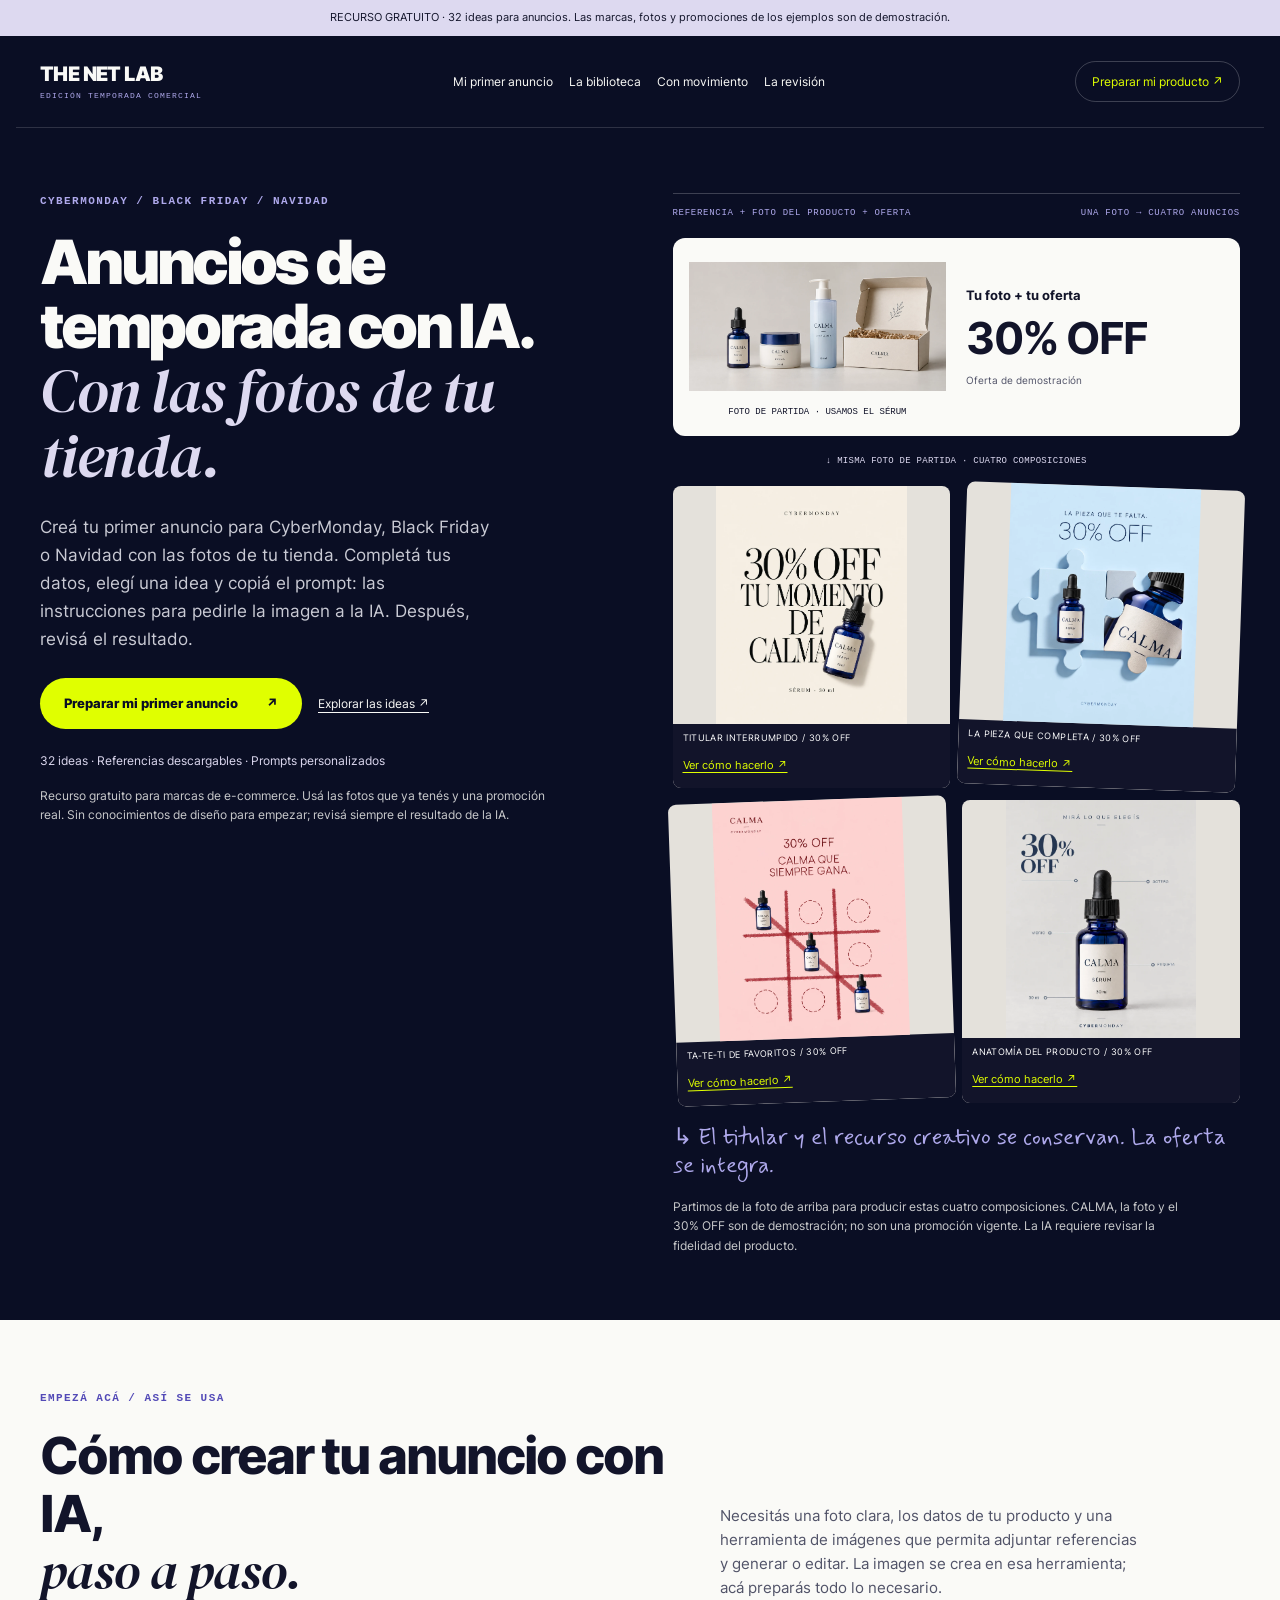
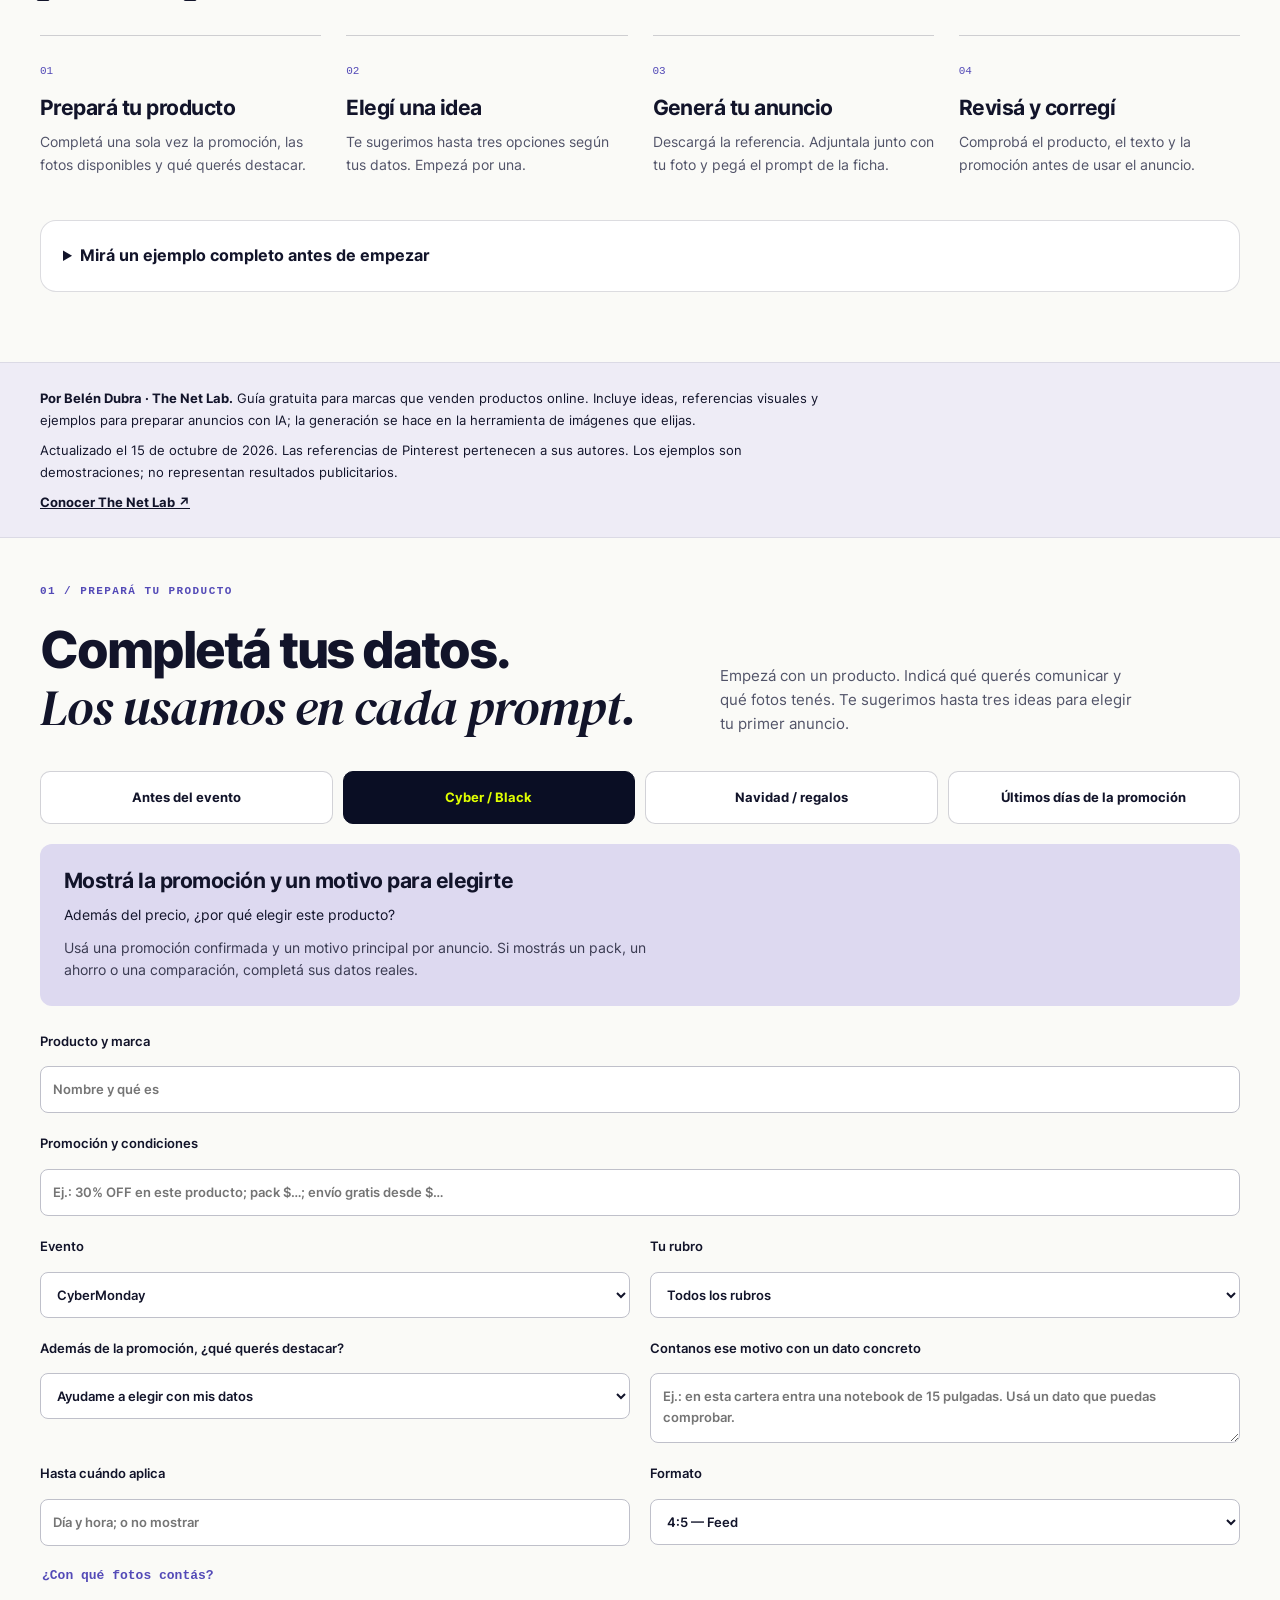
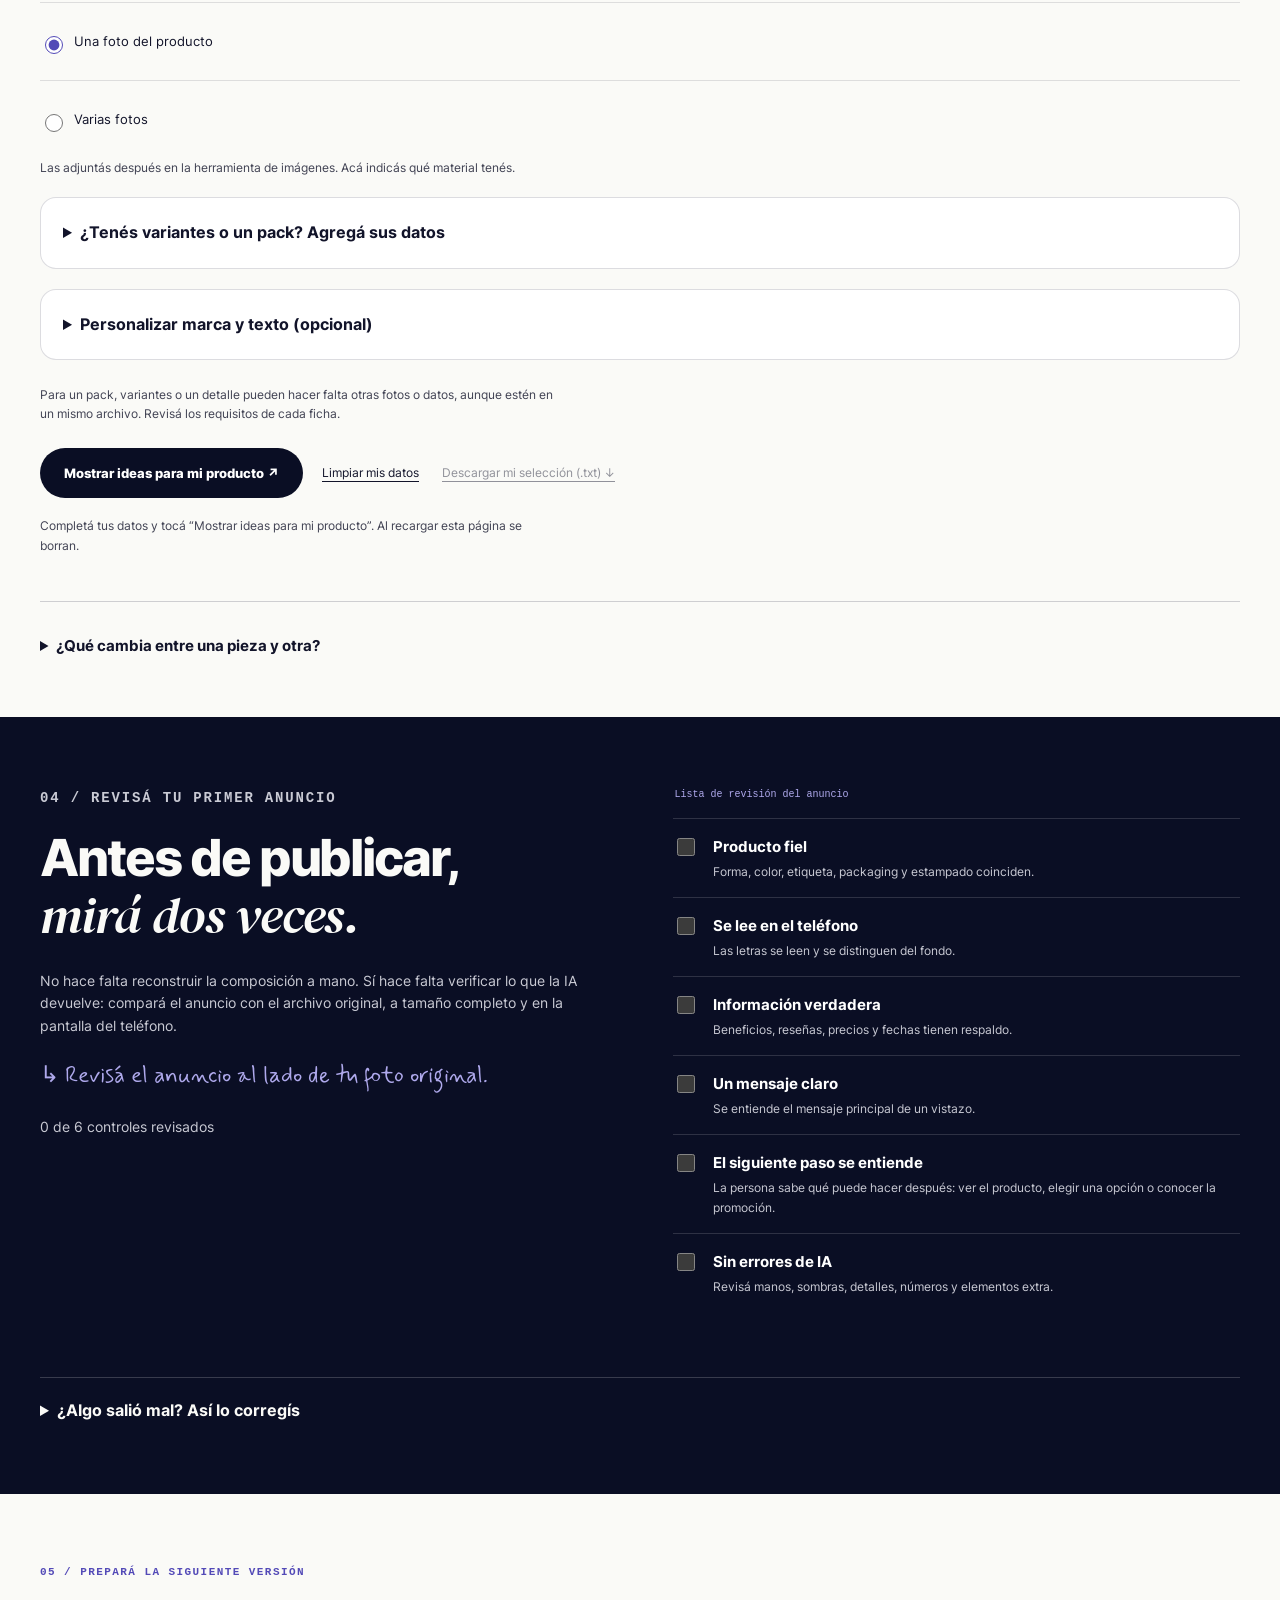
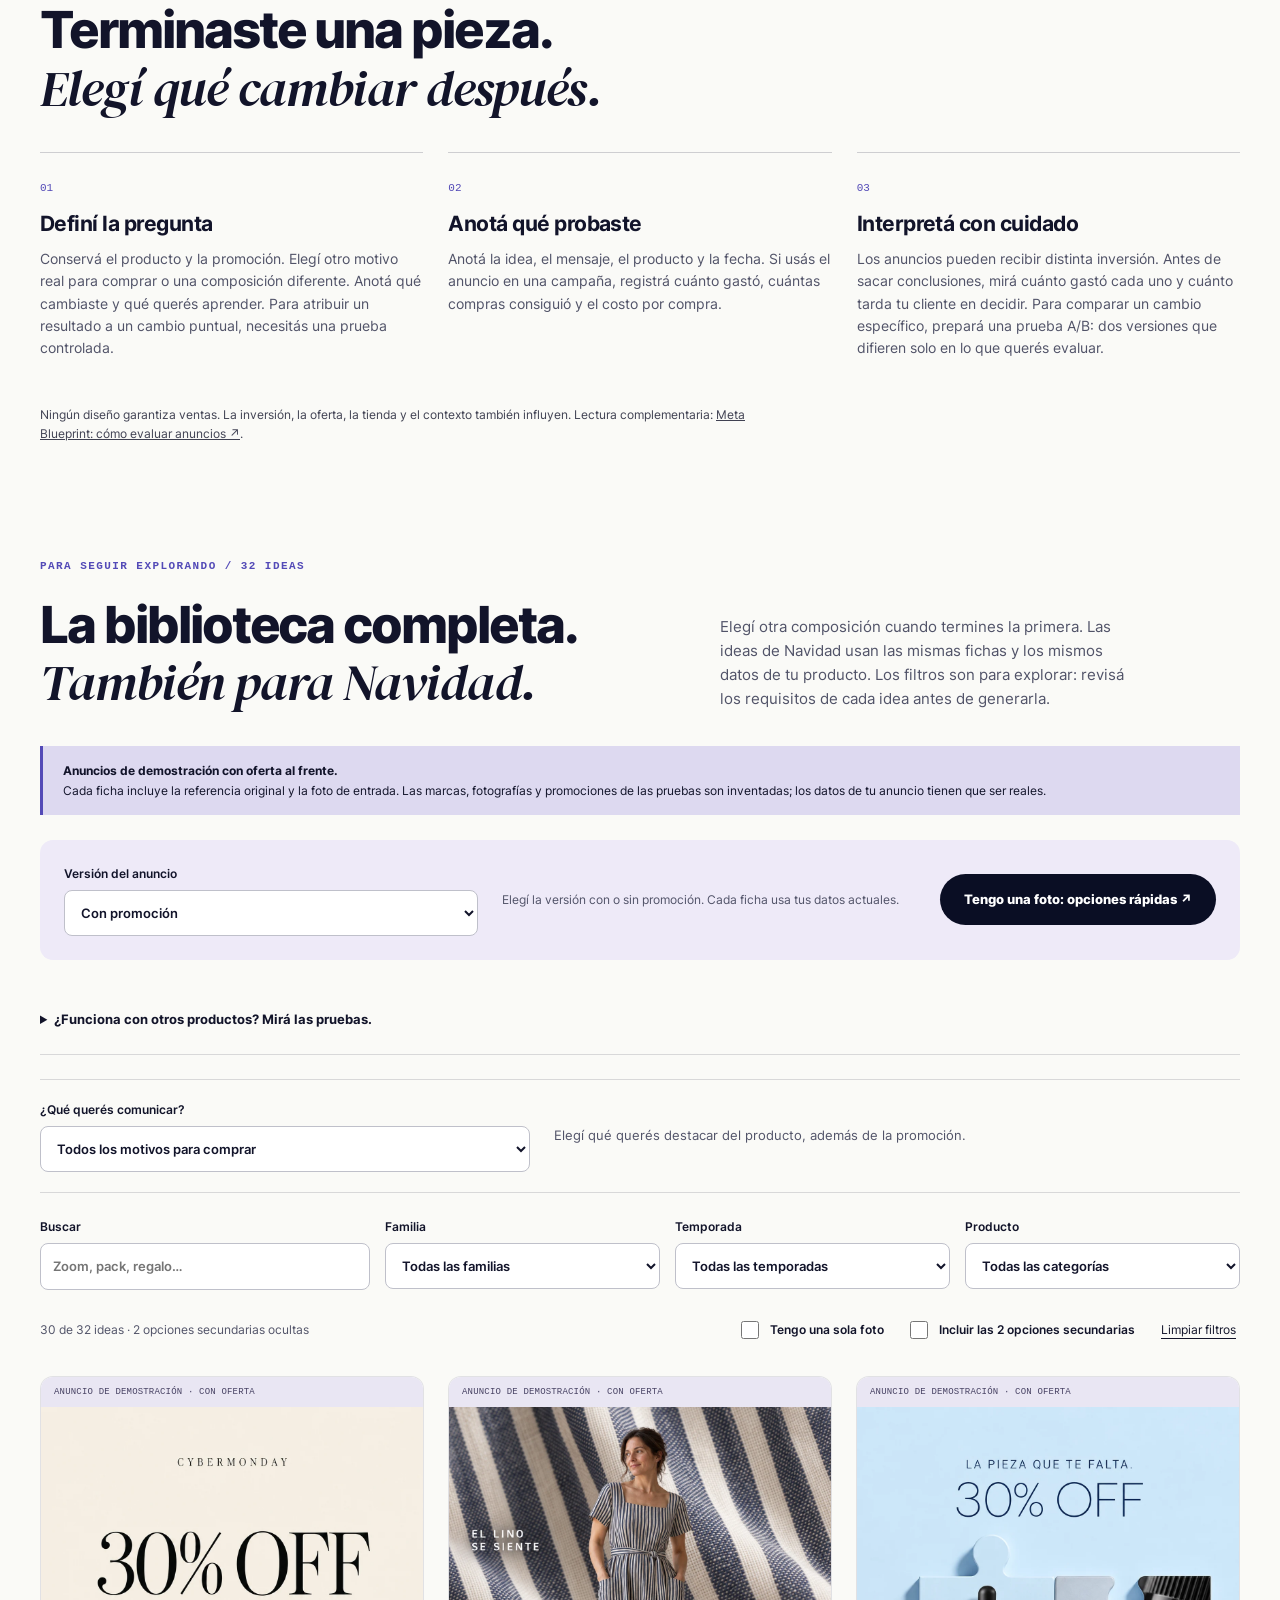
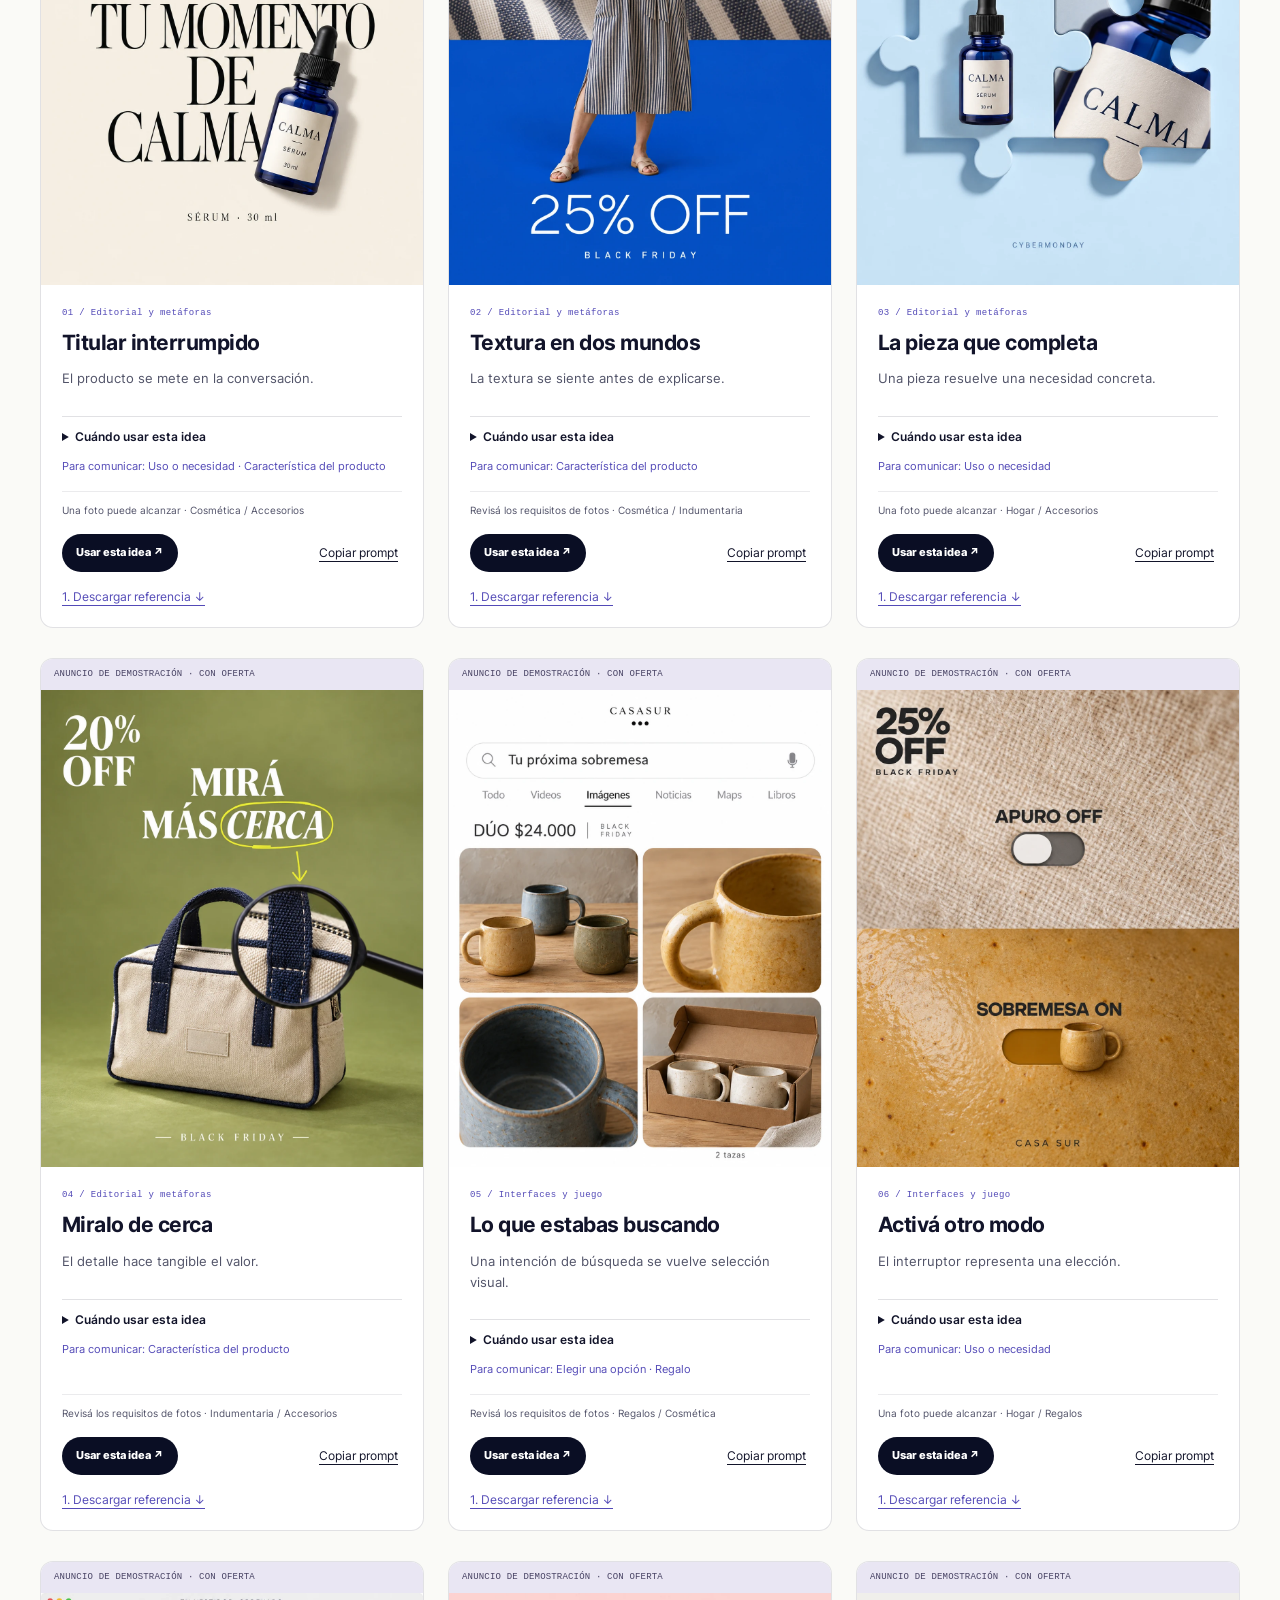
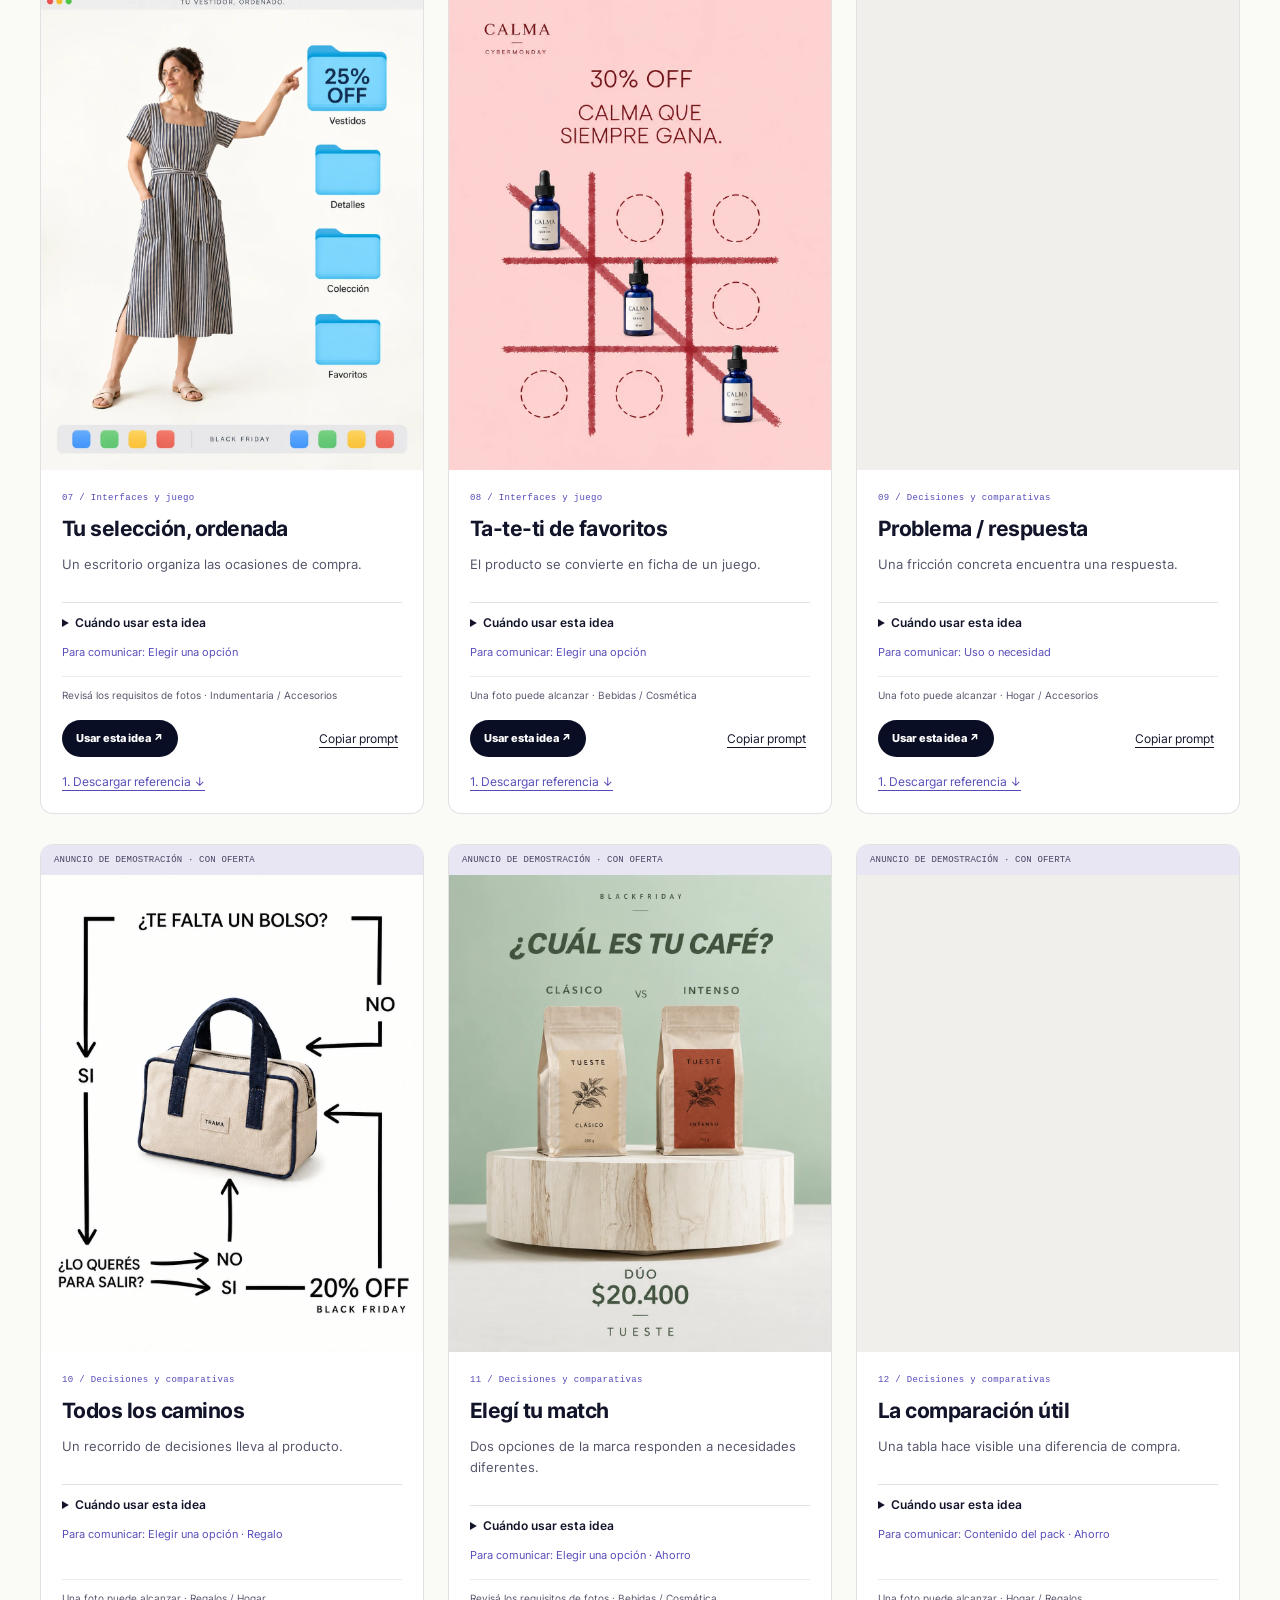
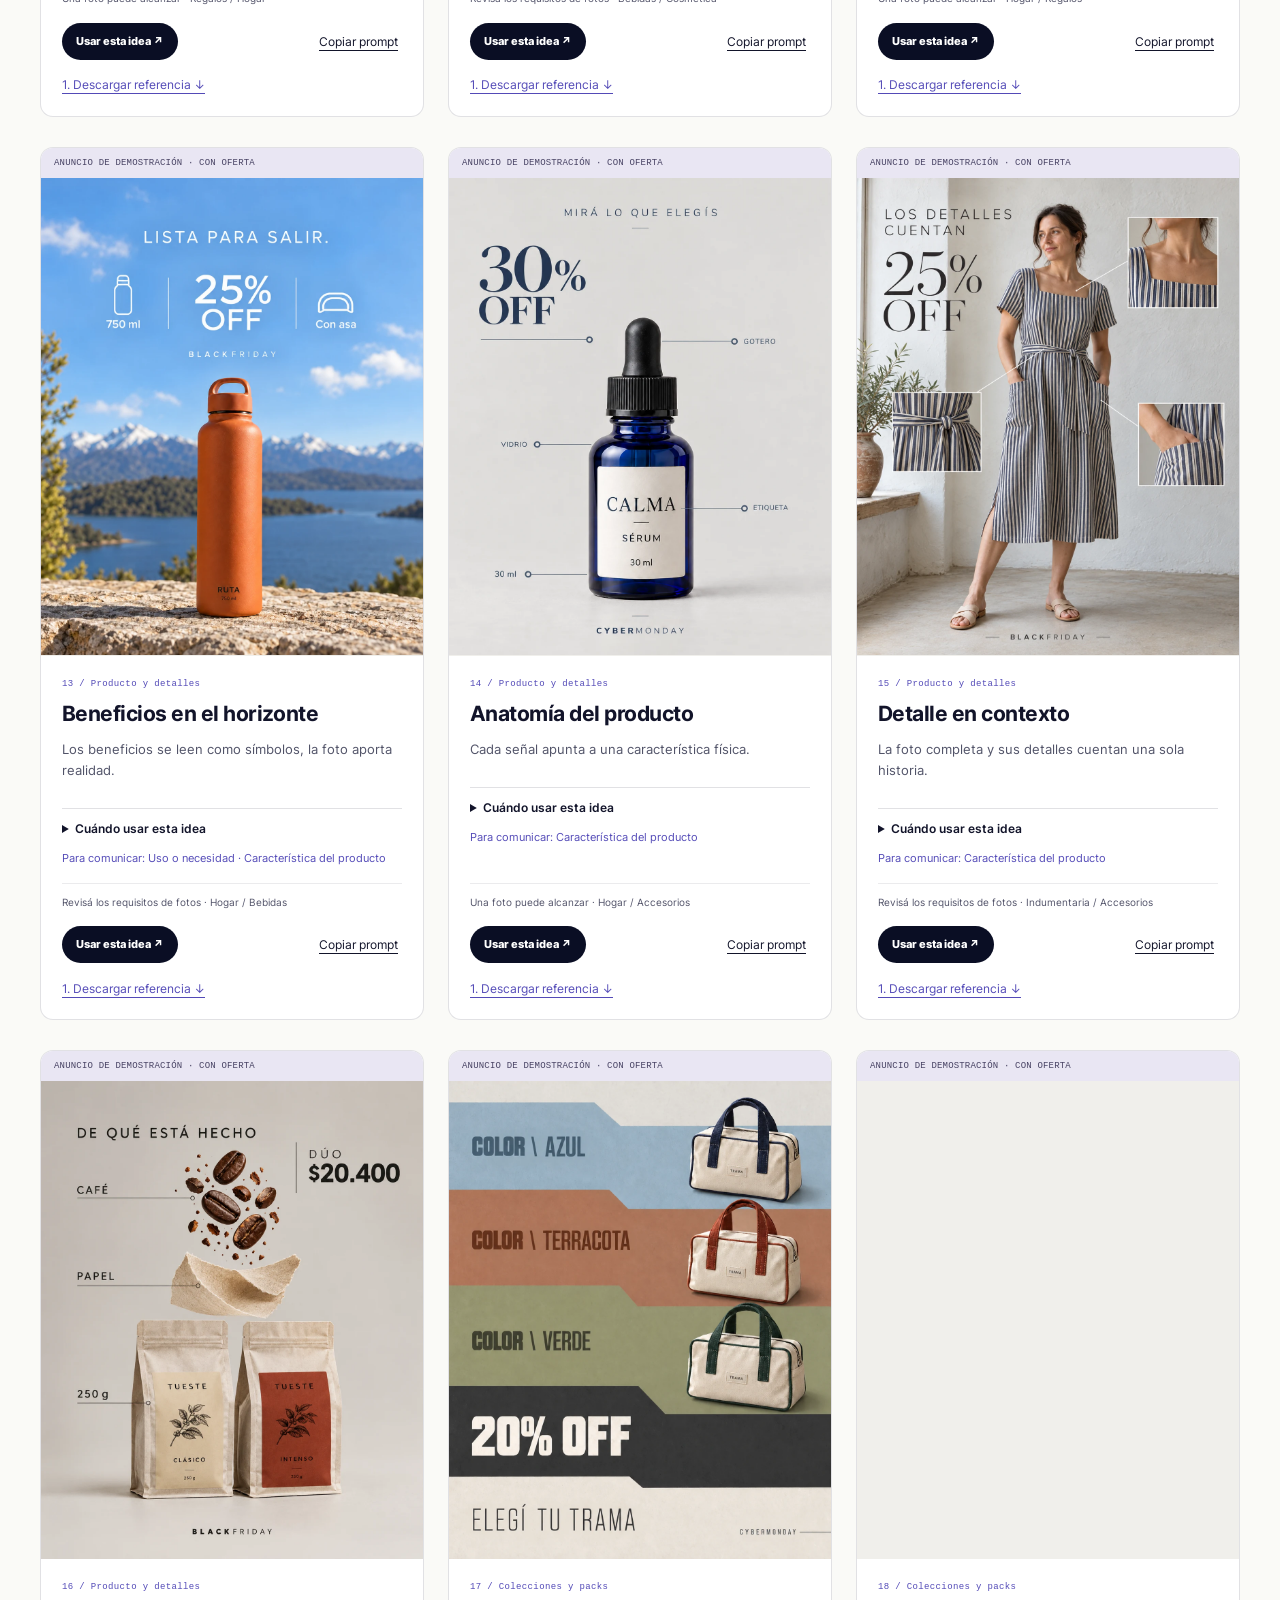
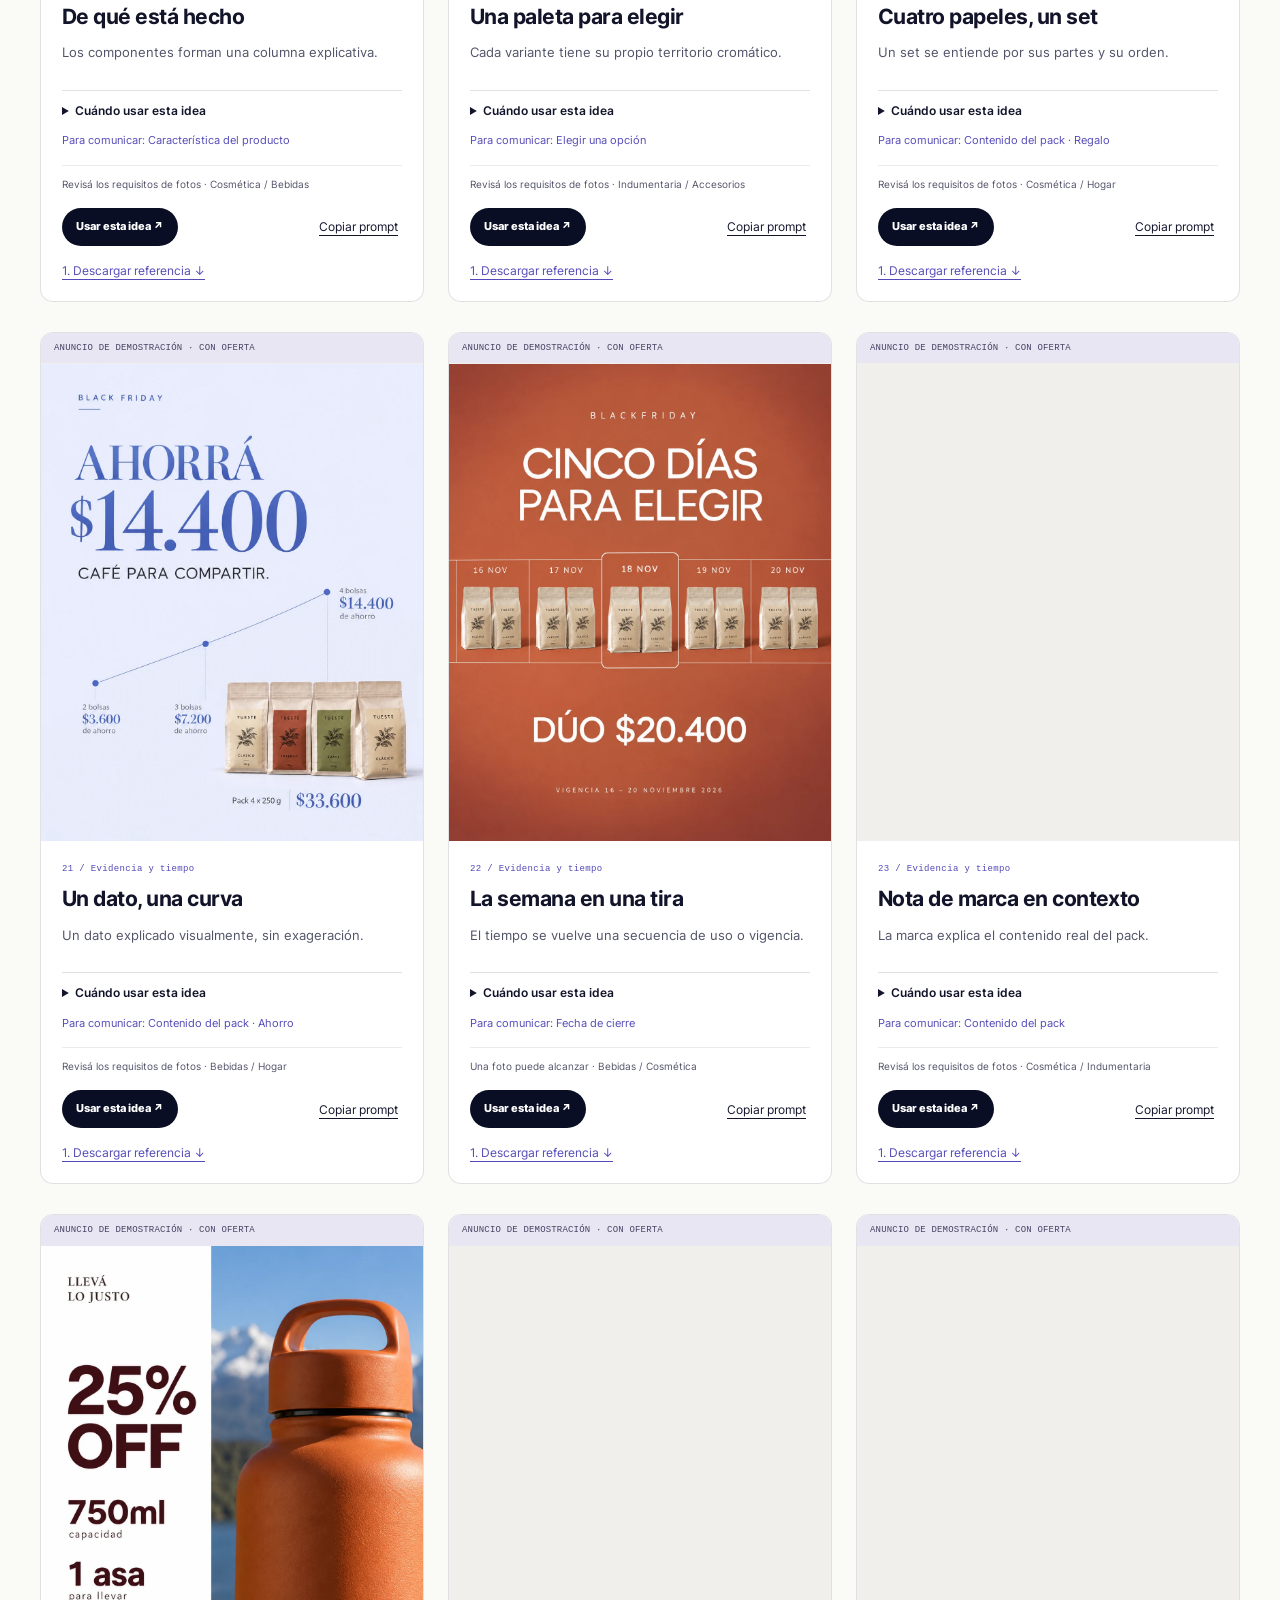
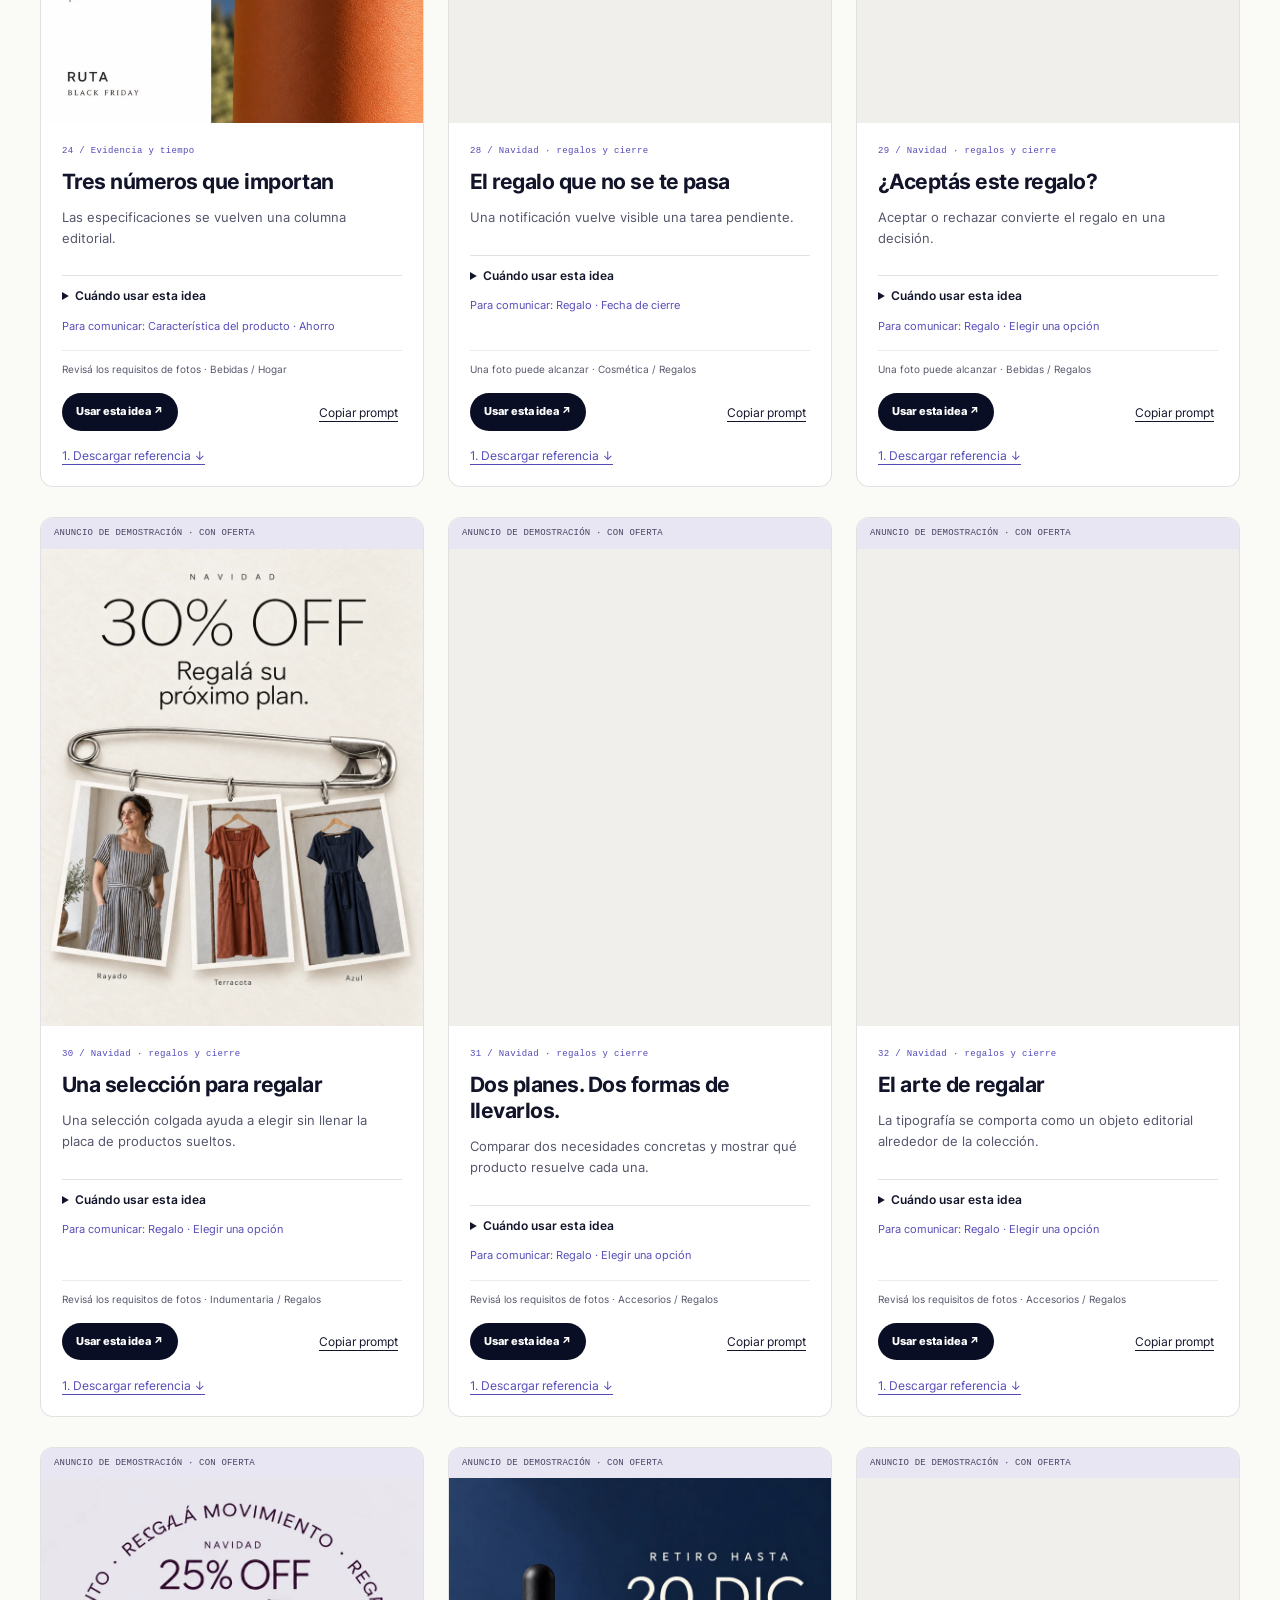
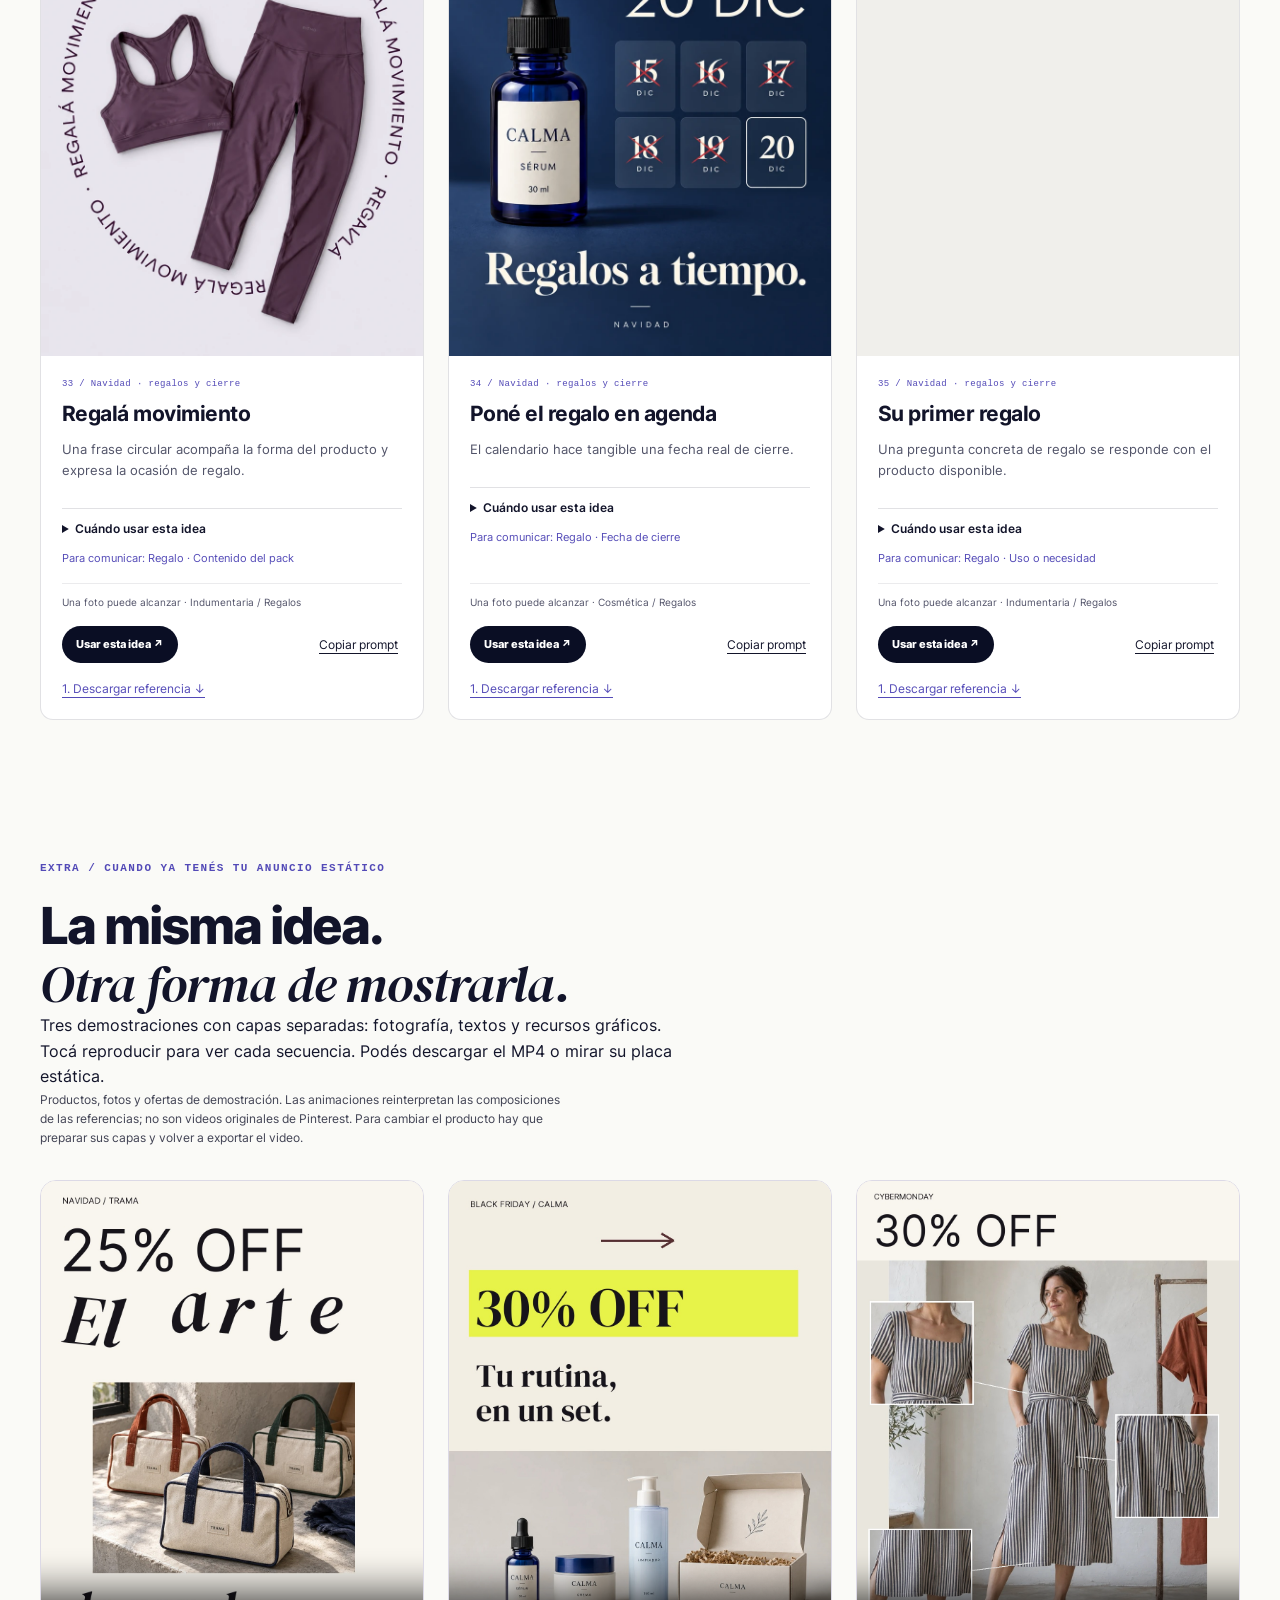
<file: index.html>
<!doctype html><html lang="es-AR"><head><meta charset="utf-8"><meta name="viewport" content="width=device-width,initial-scale=1"><title>Anuncios con IA para CyberMonday, Black Friday y Navidad | TNL</title><link rel="stylesheet" href="styles.css"><meta name="description" content="Guía gratuita con 32 ideas para crear anuncios con IA usando las fotos de tu tienda: referencias, prompts y pasos para CyberMonday, Black Friday y Navidad."><link rel="canonical" href="https://thenet-lab.com/recursos/anuncios-con-ia/"><meta name="robots" content="noindex,follow"><meta property="og:type" content="website"><meta property="og:locale" content="es_AR"><meta property="og:site_name" content="The Net Lab"><meta property="og:title" content="Anuncios con IA para CyberMonday, Black Friday y Navidad"><meta property="og:description" content="Guía gratuita con 32 ideas para crear anuncios con IA usando las fotos de tu tienda: referencias, prompts y pasos para CyberMonday, Black Friday y Navidad."><meta property="og:url" content="https://tnl-create.github.io/freebie-anuncios-temporada/"><meta property="og:image" content="https://tnl-create.github.io/freebie-anuncios-temporada/images/demos/ad-01-v4.webp"><meta property="og:image:alt" content="Anuncio de demostración de The Net Lab"><meta name="twitter:card" content="summary_large_image"><meta name="twitter:title" content="32 ideas para anuncios de temporada con IA"><meta name="twitter:description" content="Guía gratuita con 32 ideas para crear anuncios con IA usando las fotos de tu tienda: referencias, prompts y pasos para CyberMonday, Black Friday y Navidad."><meta name="twitter:image" content="https://tnl-create.github.io/freebie-anuncios-temporada/images/demos/ad-01-v4.webp"><script type="application/ld+json">{"@context": "https://schema.org", "@graph": [{"@type": "Organization", "@id": "https://thenet-lab.com/#organization", "name": "The Net Lab", "url": "https://thenet-lab.com/"}, {"@type": "Person", "@id": "https://tnl-create.github.io/freebie-anuncios-temporada/#belen-dubra", "name": "Belén Dubra", "worksFor": {"@id": "https://thenet-lab.com/#organization"}}, {"@type": "WebPage", "@id": "https://tnl-create.github.io/freebie-anuncios-temporada/#webpage", "url": "https://tnl-create.github.io/freebie-anuncios-temporada/", "name": "Anuncios con IA para CyberMonday, Black Friday y Navidad", "description": "Guía gratuita con 32 ideas para crear anuncios con IA usando las fotos de tu tienda: referencias, prompts y pasos para CyberMonday, Black Friday y Navidad.", "inLanguage": "es-AR", "isAccessibleForFree": true, "dateModified": "2026-10-15", "author": {"@id": "https://tnl-create.github.io/freebie-anuncios-temporada/#belen-dubra"}, "publisher": {"@id": "https://thenet-lab.com/#organization"}, "mainEntity": {"@id": "https://tnl-create.github.io/freebie-anuncios-temporada/#ideas"}}, {"@type": "ItemList", "@id": "https://tnl-create.github.io/freebie-anuncios-temporada/#ideas", "name": "32 ideas para anuncios de temporada", "numberOfItems": 32, "itemListElement": [{"@type": "ListItem", "position": 1, "name": "Titular interrumpido", "url": "https://tnl-create.github.io/freebie-anuncios-temporada/#tnl24-idea-1"}, {"@type": "ListItem", "position": 2, "name": "Textura en dos mundos", "url": "https://tnl-create.github.io/freebie-anuncios-temporada/#tnl24-idea-2"}, {"@type": "ListItem", "position": 3, "name": "La pieza que completa", "url": "https://tnl-create.github.io/freebie-anuncios-temporada/#tnl24-idea-3"}, {"@type": "ListItem", "position": 4, "name": "Miralo de cerca", "url": "https://tnl-create.github.io/freebie-anuncios-temporada/#tnl24-idea-4"}, {"@type": "ListItem", "position": 5, "name": "Lo que estabas buscando", "url": "https://tnl-create.github.io/freebie-anuncios-temporada/#tnl24-idea-5"}, {"@type": "ListItem", "position": 6, "name": "Activá otro modo", "url": "https://tnl-create.github.io/freebie-anuncios-temporada/#tnl24-idea-6"}, {"@type": "ListItem", "position": 7, "name": "Tu selección, ordenada", "url": "https://tnl-create.github.io/freebie-anuncios-temporada/#tnl24-idea-7"}, {"@type": "ListItem", "position": 8, "name": "Ta-te-ti de favoritos", "url": "https://tnl-create.github.io/freebie-anuncios-temporada/#tnl24-idea-8"}, {"@type": "ListItem", "position": 9, "name": "Problema / respuesta", "url": "https://tnl-create.github.io/freebie-anuncios-temporada/#tnl24-idea-9"}, {"@type": "ListItem", "position": 10, "name": "Todos los caminos", "url": "https://tnl-create.github.io/freebie-anuncios-temporada/#tnl24-idea-10"}, {"@type": "ListItem", "position": 11, "name": "Elegí tu match", "url": "https://tnl-create.github.io/freebie-anuncios-temporada/#tnl24-idea-11"}, {"@type": "ListItem", "position": 12, "name": "La comparación útil", "url": "https://tnl-create.github.io/freebie-anuncios-temporada/#tnl24-idea-12"}, {"@type": "ListItem", "position": 13, "name": "Beneficios en el horizonte", "url": "https://tnl-create.github.io/freebie-anuncios-temporada/#tnl24-idea-13"}, {"@type": "ListItem", "position": 14, "name": "Anatomía del producto", "url": "https://tnl-create.github.io/freebie-anuncios-temporada/#tnl24-idea-14"}, {"@type": "ListItem", "position": 15, "name": "Detalle en contexto", "url": "https://tnl-create.github.io/freebie-anuncios-temporada/#tnl24-idea-15"}, {"@type": "ListItem", "position": 16, "name": "De qué está hecho", "url": "https://tnl-create.github.io/freebie-anuncios-temporada/#tnl24-idea-16"}, {"@type": "ListItem", "position": 17, "name": "Una paleta para elegir", "url": "https://tnl-create.github.io/freebie-anuncios-temporada/#tnl24-idea-17"}, {"@type": "ListItem", "position": 18, "name": "Cuatro papeles, un set", "url": "https://tnl-create.github.io/freebie-anuncios-temporada/#tnl24-idea-18"}, {"@type": "ListItem", "position": 19, "name": "El mosaico de colección", "url": "https://tnl-create.github.io/freebie-anuncios-temporada/#tnl24-idea-19"}, {"@type": "ListItem", "position": 20, "name": "El pack, tal como llega", "url": "https://tnl-create.github.io/freebie-anuncios-temporada/#tnl24-idea-20"}, {"@type": "ListItem", "position": 21, "name": "Un dato, una curva", "url": "https://tnl-create.github.io/freebie-anuncios-temporada/#tnl24-idea-21"}, {"@type": "ListItem", "position": 22, "name": "La semana en una tira", "url": "https://tnl-create.github.io/freebie-anuncios-temporada/#tnl24-idea-22"}, {"@type": "ListItem", "position": 23, "name": "Nota de marca en contexto", "url": "https://tnl-create.github.io/freebie-anuncios-temporada/#tnl24-idea-23"}, {"@type": "ListItem", "position": 24, "name": "Tres números que importan", "url": "https://tnl-create.github.io/freebie-anuncios-temporada/#tnl24-idea-24"}, {"@type": "ListItem", "position": 25, "name": "El regalo que no se te pasa", "url": "https://tnl-create.github.io/freebie-anuncios-temporada/#tnl24-idea-28"}, {"@type": "ListItem", "position": 26, "name": "¿Aceptás este regalo?", "url": "https://tnl-create.github.io/freebie-anuncios-temporada/#tnl24-idea-29"}, {"@type": "ListItem", "position": 27, "name": "Una selección para regalar", "url": "https://tnl-create.github.io/freebie-anuncios-temporada/#tnl24-idea-30"}, {"@type": "ListItem", "position": 28, "name": "Dos planes. Dos formas de llevarlos.", "url": "https://tnl-create.github.io/freebie-anuncios-temporada/#tnl24-idea-31"}, {"@type": "ListItem", "position": 29, "name": "El arte de regalar", "url": "https://tnl-create.github.io/freebie-anuncios-temporada/#tnl24-idea-32"}, {"@type": "ListItem", "position": 30, "name": "Regalá movimiento", "url": "https://tnl-create.github.io/freebie-anuncios-temporada/#tnl24-idea-33"}, {"@type": "ListItem", "position": 31, "name": "Poné el regalo en agenda", "url": "https://tnl-create.github.io/freebie-anuncios-temporada/#tnl24-idea-34"}, {"@type": "ListItem", "position": 32, "name": "Su primer regalo", "url": "https://tnl-create.github.io/freebie-anuncios-temporada/#tnl24-idea-35"}]}]}</script></head><body style="margin:0">
<div id="tnl24">
<a class="skip" href="#tnl24-library">Saltar a la biblioteca</a>
<div class="devbar">RECURSO GRATUITO · 32 ideas para anuncios. Las marcas, fotos y promociones de los ejemplos son de demostración.</div>
<header class="nav"><a class="brand" href="#tnl24-top" aria-label="The Net Lab, inicio">THE NET LAB<span>EDICIÓN TEMPORADA COMERCIAL</span></a><nav aria-label="Secciones"><a href="#tnl24-planner">Mi primer anuncio</a><a href="#tnl24-library">La biblioteca</a><a href="#tnl24-motion">Con movimiento</a><a href="#tnl24-check">La revisión</a></nav><a class="nav-cta" href="#tnl24-planner">Preparar mi producto ↗</a></header>
<main>
<section class="hero" id="tnl24-top"><div class="hero-copy"><p class="eyebrow">CYBERMONDAY / BLACK FRIDAY / NAVIDAD</p><h1>Anuncios de temporada con IA.<br><em>Con las fotos de tu tienda.</em></h1><p class="deck">Creá tu primer anuncio para CyberMonday, Black Friday o Navidad con las fotos de tu tienda. Completá tus datos, elegí una idea y copiá el prompt: las instrucciones para pedirle la imagen a la IA. Después, revisá el resultado.</p><div class="hero-actions"><a class="btn lime" href="#tnl24-method">Preparar mi primer anuncio <span>↗</span></a><a class="text-btn" href="#tnl24-library">Explorar las ideas ↗</a></div><p class="hero-includes">32 ideas · Referencias descargables · Prompts personalizados</p><p class="micro">Recurso gratuito para marcas de e-commerce. Usá las fotos que ya tenés y una promoción real. Sin conocimientos de diseño para empezar; revisá siempre el resultado de la IA.</p></div><div class="hero-board"><div class="board-head"><span>REFERENCIA + FOTO DEL PRODUCTO + OFERTA</span><span>UNA FOTO → CUATRO ANUNCIOS</span></div><div id="tnl24-hero-source" class="hero-source"><figure><img src="images/demos/source-skincare.webp" alt="Foto de partida del sérum CALMA de demostración" width="736" height="920" loading="eager" decoding="async" fetchpriority="high"><figcaption>FOTO DE PARTIDA · DEMOSTRACIÓN</figcaption></figure><div><p>Tu foto + tu oferta</p><strong>30% OFF</strong><small>Oferta de demostración</small></div></div><div class="demo-arrow" aria-hidden="true">↓ MISMA FOTO DE PARTIDA · CUATRO COMPOSICIONES</div><div id="tnl24-hero-refs" class="hero-refs"><figure><img src="images/demos/ad-01-v4.webp" alt="Ejemplo de Titular interrumpido" width="736" height="920" loading="lazy" decoding="async"><figcaption>Titular interrumpido<button type="button" data-open="1">Ver cómo hacerlo ↗</button></figcaption></figure><figure><img src="images/demos/ad-03-v4.webp" alt="Ejemplo de La pieza que completa" width="736" height="920" loading="lazy" decoding="async"><figcaption>La pieza que completa<button type="button" data-open="3">Ver cómo hacerlo ↗</button></figcaption></figure><figure><img src="images/demos/ad-08-v4.webp" alt="Ejemplo de Ta-te-ti de favoritos" width="736" height="920" loading="lazy" decoding="async"><figcaption>Ta-te-ti de favoritos<button type="button" data-open="8">Ver cómo hacerlo ↗</button></figcaption></figure><figure><img src="images/demos/ad-14-v4.webp" alt="Ejemplo de Anatomía del producto" width="736" height="920" loading="lazy" decoding="async"><figcaption>Anatomía del producto<button type="button" data-open="14">Ver cómo hacerlo ↗</button></figcaption></figure></div><p class="hand">↳ El titular y el recurso creativo se conservan. La oferta se integra.</p><p class="micro">Partimos de la foto de arriba para producir estas cuatro composiciones. CALMA, la foto y el 30% OFF son de demostración; no son una promoción vigente. La IA requiere revisar la fidelidad del producto.</p></div></section>
<section class="method light" id="tnl24-method"><div class="section-heading"><div><p class="eyebrow">EMPEZÁ ACÁ / ASÍ SE USA</p><h2>Cómo crear tu anuncio con IA,<br><em>paso a paso.</em></h2></div><p>Necesitás una foto clara, los datos de tu producto y una herramienta de imágenes que permita adjuntar referencias y generar o editar. La imagen se crea en esa herramienta; acá preparás todo lo necesario.</p></div><div class="steps"><article><span>01</span><h3>Prepará tu producto</h3><p>Completá una sola vez la promoción, las fotos disponibles y qué querés destacar.</p></article><article><span>02</span><h3>Elegí una idea</h3><p>Te sugerimos hasta tres opciones según tus datos. Empezá por una.</p></article><article><span>03</span><h3>Generá tu anuncio</h3><p>Descargá la referencia. Adjuntala junto con tu foto y pegá el prompt de la ficha.</p></article><article><span>04</span><h3>Revisá y corregí</h3><p>Comprobá el producto, el texto y la promoción antes de usar el anuncio.</p></article></div><details class="worked-example"><summary>Mirá un ejemplo completo antes de empezar</summary><div class="example-grid"><div><h3>Los datos de partida</h3><p><b>Producto:</b> sérum CALMA.<br><b>Promoción de demostración:</b> 30% OFF.<br><b>Foto:</b> el frasco de frente.<br><b>Idea elegida:</b> Titular interrumpido.</p><ol><li>Descargamos la referencia desde la ficha.</li><li>Adjuntamos la referencia y la foto del sérum en una herramienta de imágenes.</li><li>Pegamos el prompt con el nombre del producto y la promoción.</li><li>Comparamos el anuncio con la foto: frasco, color, etiqueta y texto.</li></ol><p><b>Si cambia la etiqueta:</b> usamos la corrección de producto. Si sigue cambiando, recortamos la foto original y la colocamos sobre el diseño en un editor, sin volver a dibujar el frasco.</p><p class="micro">La marca y la promoción son inventadas. Cada generación puede necesitar correcciones.</p><button class="btn dark" type="button" data-open="1">Abrir la ficha del ejemplo ↗</button></div><div id="tnl24-example-image"></div></div></details></section>
<aside class="resource-about" aria-label="Sobre este recurso"><p><b>Por Belén Dubra · The Net Lab.</b> Guía gratuita para marcas que venden productos online. Incluye ideas, referencias visuales y ejemplos para preparar anuncios con IA; la generación se hace en la herramienta de imágenes que elijas.</p><p>Actualizado el <time datetime="2026-10-15">15 de octubre de 2026</time>. Las referencias de Pinterest pertenecen a sus autores. Los ejemplos son demostraciones; no representan resultados publicitarios.</p><a href="https://thenet-lab.com/">Conocer The Net Lab ↗</a></aside>
<section class="planner light" id="tnl24-planner" aria-labelledby="tnl24-planner-title">
 <div id="tnl24-brief"></div><div class="section-heading"><div><p class="eyebrow">01 / PREPARÁ TU PRODUCTO</p><h2 id="tnl24-planner-title">Completá tus datos.<br><em>Los usamos en cada prompt.</em></h2></div><p>Empezá con un producto. Indicá qué querés comunicar y qué fotos tenés. Te sugerimos hasta tres ideas para elegir tu primer anuncio.</p></div>
 <div class="phase-tabs" role="group" aria-label="Momento comercial" id="tnl24-phase-tabs"></div>
 <div class="phase-context"><h3 id="tnl24-phase-job"></h3><p id="tnl24-phase-question"></p><p class="micro" id="tnl24-phase-guardrail"></p></div>
 <form id="tnl24-form"><label>Producto y marca<input required name="Producto y marca" placeholder="Nombre y qué es"></label><label id="tnl24-offer-field">Promoción y condiciones<input name="Promoción" placeholder="Ej.: 30% OFF en este producto; pack $…; envío gratis desde $…"></label><label>Evento<select required name="Evento"><option value="">Elegí el evento</option><option>CyberMonday</option><option>Black Friday</option><option>Navidad</option><option>Fin de año</option><option>Otra promoción</option></select></label><label>Tu rubro<select name="Categoría"><option value="">Todos los rubros</option><option>Indumentaria</option><option>Cosmética</option><option>Accesorios</option><option>Hogar</option><option>Bebidas</option><option>Regalos</option></select></label><input type="hidden" name="Momento comercial"><label>Además de la promoción, ¿qué querés destacar?<select name="Razón" id="tnl24-planner-reason"></select></label><label>Contanos ese motivo con un dato concreto<textarea name="Beneficios y evidencia" placeholder="Ej.: en esta cartera entra una notebook de 15 pulgadas. Usá un dato que puedas comprobar."></textarea></label><input type="hidden" name="Ángulo"><label id="tnl24-date-field">Hasta cuándo aplica<input name="Vigencia" placeholder="Día y hora; o no mostrar"></label><label>Formato<select name="Formato"><option>4:5 — Feed</option><option>9:16 — Historias</option></select></label><fieldset class="wide photo-options"><legend>¿Con qué fotos contás?</legend><label><input type="radio" name="Fotos disponibles" value="single" checked>Una foto del producto</label><label><input type="radio" name="Fotos disponibles" value="multiple">Varias fotos</label><p class="micro">Las adjuntás después en la herramienta de imágenes. Acá indicás qué material tenés.</p><div id="tnl24-multiple-photos" hidden><label><input type="checkbox" name="Foto detalle">Foto de detalle o textura</label><label><input type="checkbox" name="Foto uso">Foto real del producto en uso</label><label><input type="checkbox" name="Foto componentes">Fotos de ingredientes o componentes</label></div></fieldset>
<details class="wide additional-options"><summary>¿Tenés variantes o un pack? Agregá sus datos</summary><label><input type="checkbox" name="Tiene variantes">Quiero mostrar productos o variantes diferentes</label><div data-conditional="Tiene variantes" hidden><label>Fotos de variantes disponibles<select name="Cantidad variantes"><option value="0">Todavía no tengo fotos de cada variante</option><option value="2">2 variantes con foto propia</option><option value="3">3 o más variantes con foto propia</option></select></label><label>Cuáles son y en qué se diferencian<textarea name="Variantes" placeholder="Nombre de cada variante y su diferencia real"></textarea></label></div><label><input type="checkbox" name="Tiene pack">Tengo un pack o una comparación de cantidades</label><div data-conditional="Tiene pack" hidden><label>Contenido y precio del pack<textarea name="Pack" placeholder="Qué incluye, cuántas unidades y precio real"></textarea></label><label><input type="checkbox" name="Foto pack">Tengo fotos de todas las piezas del pack</label></div><label><input type="checkbox" name="Tiene comparacion">Tengo criterios o cifras para una comparación</label><div data-conditional="Tiene comparacion" hidden><label>Datos comparables y su fuente<textarea name="Comparación" placeholder="Mismas unidades y condiciones. Indicá la fuente y los criterios de ambas opciones."></textarea></label></div></details><details class="wide additional-options"><summary>Personalizar marca y texto (opcional)</summary><label>Identidad de marca<input name="Identidad" placeholder="Paleta, tipografías y tono"></label><label>Titular creativo (opcional)<input name="Titular creativo" placeholder="Tu frase, si tenés una; el prompt puede proponerla"></label><label>Precios exactos, si aplica<input name="Precios" placeholder="Moneda, anterior y actual; o no mostrar"></label><label>Lo que no debemos prometer<input name="No prometer" placeholder="Ej.: entrega para Navidad sin confirmar logística"></label><label class="wide">Medidas o foto de escala, si aplica<input name="Escala real" placeholder="Para escenas en uso: medidas confirmadas o foto real junto a un objeto de tamaño conocido"></label></details></form>
 <p class="micro planner-evidence">Para un pack, variantes o un detalle pueden hacer falta otras fotos o datos, aunque estén en un mismo archivo. Revisá los requisitos de cada ficha.</p>
 <div class="plan-actions"><button type="button" class="btn dark" id="tnl24-create-batch">Mostrar ideas para mi producto ↗</button><button class="text-btn" id="tnl24-clear-brief" type="button">Limpiar mis datos</button><button type="button" class="text-btn" id="tnl24-save-batch" disabled>Descargar mi selección (.txt) ↓</button></div>
 <p id="tnl24-batch-status" role="status" aria-live="polite" class="micro"></p><div id="tnl24-batch" class="batch-grid"></div>
 <details class="matrix-explainer"><summary>¿Qué cambia entre una pieza y otra?</summary><p>Momento = cuándo vas a usar el anuncio. Motivo = por qué elegir este producto. Diseño = cómo lo mostramos. Oferta = qué beneficio comercial está vigente.</p><p>Podés explorar distintas formas de mostrar tu producto. Cuando quieras entender el efecto de un cambio puntual, usá una prueba controlada.</p><p class="micro">Adaptación educativa propia de The Net Lab a partir de la lógica de momentos × razones de compra de <a href="https://nureachmedia.notion.site/The-40-Ad-BFCM-Matrix-Four-Phases-Ten-Reasons-to-Buy-One-Product-3f409b1670488106a5a9c3b71972ddba" target="_blank" rel="noopener">Nu Reach Media ↗</a>. Las composiciones provienen de la curaduría de Pinterest de este recurso. No replicamos sus titulares ni sus promesas de rendimiento.</p></details>
</section>
<section class="quality" id="tnl24-check"><div><p class="eyebrow">04 / REVISÁ TU PRIMER ANUNCIO</p><h2>Antes de publicar,<br><em>mirá dos veces.</em></h2><p>No hace falta reconstruir la composición a mano. Sí hace falta verificar lo que la IA devuelve: compará el anuncio con el archivo original, a tamaño completo y en la pantalla del teléfono.</p><p class="hand">↳ Revisá el anuncio al lado de tu foto original.</p><p id="tnl24-quality-state" role="status" aria-live="polite">0 de 6 controles revisados</p></div><fieldset><legend>Lista de revisión del anuncio</legend><label><input type="checkbox"><span><b>Producto fiel</b>Forma, color, etiqueta, packaging y estampado coinciden.</span></label><label><input type="checkbox"><span><b>Se lee en el teléfono</b>Las letras se leen y se distinguen del fondo.</span></label><label><input type="checkbox"><span><b>Información verdadera</b>Beneficios, reseñas, precios y fechas tienen respaldo.</span></label><label><input type="checkbox"><span><b>Un mensaje claro</b>Se entiende el mensaje principal de un vistazo.</span></label><label><input type="checkbox"><span><b>El siguiente paso se entiende</b>La persona sabe qué puede hacer después: ver el producto, elegir una opción o conocer la promoción.</span></label><label><input type="checkbox"><span><b>Sin errores de IA</b>Revisá manos, sombras, detalles, números y elementos extra.</span></label></fieldset><details class="quality-help"><summary>¿Algo salió mal? Así lo corregís</summary><p><b>Cambió el producto:</b> abrí la corrección de producto en la ficha y adjuntá referencia, foto original y resultado. Si vuelve a cambiar, recortá la foto original y colocala sobre el diseño en un editor.</p><p><b>No se lee:</b> pedí menos texto y letras más grandes, sin cambiar los datos.</p><p><b>La promoción es incorrecta:</b> actualizá tus datos y usá la corrección de texto y cifras.</p><p><b>Antes de usarlo:</b> descargá la imagen desde la herramienta y revisá el recorte en el formato donde la vas a publicar.</p></details></section>
<section class="testing light" id="tnl24-testing"><p class="eyebrow">05 / PREPARÁ LA SIGUIENTE VERSIÓN</p><h2>Terminaste una pieza.<br><em>Elegí qué cambiar después.</em></h2><div class="steps"><article><span>01</span><h3>Definí la pregunta</h3><p>Conservá el producto y la promoción. Elegí otro motivo real para comprar o una composición diferente. Anotá qué cambiaste y qué querés aprender. Para atribuir un resultado a un cambio puntual, necesitás una prueba controlada.</p></article><article><span>02</span><h3>Anotá qué probaste</h3><p>Anotá la idea, el mensaje, el producto y la fecha. Si usás el anuncio en una campaña, registrá cuánto gastó, cuántas compras consiguió y el costo por compra.</p></article><article><span>03</span><h3>Interpretá con cuidado</h3><p>Los anuncios pueden recibir distinta inversión. Antes de sacar conclusiones, mirá cuánto gastó cada uno y cuánto tarda tu cliente en decidir. Para comparar un cambio específico, prepará una prueba A/B: dos versiones que difieren solo en lo que querés evaluar.</p></article></div><p class="micro">Ningún diseño garantiza ventas. La inversión, la oferta, la tienda y el contexto también influyen. Lectura complementaria: <a href="https://www.facebookblueprint.com/student/path/253050-ad-creative-testing-course" target="_blank" rel="noopener">Meta Blueprint: cómo evaluar anuncios ↗</a>.</p></section>
<section class="library light" id="tnl24-library"><div class="section-heading"><div><p class="eyebrow">PARA SEGUIR EXPLORANDO / 32 IDEAS</p><h2>La biblioteca completa.<br><em>También para Navidad.</em></h2></div><p>Elegí otra composición cuando termines la primera. Las ideas de Navidad usan las mismas fichas y los mismos datos de tu producto. Los filtros son para explorar: revisá los requisitos de cada idea antes de generarla.</p></div><div class="ref-notice"><b>Anuncios de demostración con oferta al frente.</b> Cada ficha incluye la referencia original y la foto de entrada. Las marcas, fotografías y promociones de las pruebas son inventadas; los datos de tu anuncio tienen que ser reales.</div><div class="mode-panel"><label>Versión del anuncio<select id="tnl24-mode"><option value="offer">Con promoción</option><option value="base">Sin oferta</option></select></label><p id="tnl24-mode-state" role="status">Elegí la versión con o sin promoción. Cada ficha usa tus datos actuales.</p><button class="btn dark" type="button" id="tnl24-express">Tengo una foto: opciones rápidas ↗</button></div><details class="test-shortcuts"><summary>¿Funciona con otros productos? Mirá las pruebas.</summary><p>Probamos cuatro composiciones con otros rubros. Algunas necesitaron corregir el prompt y repetir. Los ejemplos documentan esas limitaciones; no garantizan que toda generación salga bien.</p><div><button type="button" class="text-btn" data-open="1">Titular con vestido ↗</button><button type="button" class="text-btn" data-open="4">Lupa con skincare ↗</button><button type="button" class="text-btn" data-open="6">OFF/ON con botella ↗</button><button type="button" class="text-btn" data-open="8">Ta-te-ti con taza ↗</button></div></details><div class="reason-picker"><label for="tnl24-reason">¿Qué querés comunicar?<select id="tnl24-reason"><option value="">Todos los motivos para comprar</option></select></label><p id="tnl24-reason-hint" role="status">Elegí qué querés destacar del producto, además de la promoción.</p></div><div class="filters"><label>Buscar<input type="search" id="tnl24-search" placeholder="Zoom, pack, regalo…"></label><label>Familia<select id="tnl24-family"><option value="">Todas las familias</option></select></label><label>Temporada<select id="tnl24-season"><option value="">Todas las temporadas</option></select></label><label>Producto<select id="tnl24-category"><option value="">Todas las categorías</option></select></label></div><div class="library-state"><p id="tnl24-count" role="status" aria-live="polite"></p><label class="check-inline"><input type="checkbox" id="tnl24-onephoto">Tengo una sola foto</label><label class="check-inline"><input type="checkbox" id="tnl24-secondary">Incluir las 2 opciones secundarias</label><button type="button" class="text-btn" id="tnl24-reset">Limpiar filtros</button></div><div class="grid" id="tnl24-grid"><article class="card" id="tnl24-idea-1"><div class="ref-tag">ANUNCIO DE DEMOSTRACIÓN</div><div class="image-wrap"><img src="images/demos/ad-01-v4.webp" alt="Ejemplo de Titular interrumpido con producto y promoción de demostración" width="736" height="920" loading="lazy" decoding="async"></div><div class="card-body"><h3>Titular interrumpido</h3><p>El producto se mete en la conversación.</p><details><summary>Cómo usar esta idea</summary><h4>Cuándo usarla</h4><p>Simplificar una rutina o desafiar una objeción.</p><h4>Qué fotos necesitás</h4><p>Una foto frontal de alta resolución.</p><h4>Qué cuidar</h4><p>Tapar letras esenciales o la etiqueta.</p><p><a href="images/references/ref-07.webp" download>Descargar referencia visual</a> · <a href="https://ar.pinterest.com/pin/547046686009211202/" rel="noopener">Ver referencia original de Pinterest</a></p><p><a href="prompts/idea-1-con-oferta.txt" download>Descargar instrucciones con promoción</a> · <a href="prompts/idea-1-sin-oferta.txt" download>Descargar instrucciones sin promoción</a></p></details></div></article><article class="card" id="tnl24-idea-2"><div class="ref-tag">ANUNCIO DE DEMOSTRACIÓN</div><div class="image-wrap"><img src="images/demos/ad-02-v4.webp" alt="Ejemplo de Textura en dos mundos con producto y promoción de demostración" width="736" height="920" loading="lazy" decoding="async"></div><div class="card-body"><h3>Textura en dos mundos</h3><p>La textura se siente antes de explicarse.</p><details><summary>Cómo usar esta idea</summary><h4>Cuándo usarla</h4><p>Material, terminación o experiencia sensorial real.</p><h4>Qué fotos necesitás</h4><p>Foto del producto y macro real del material o textura.</p><h4>Qué cuidar</h4><p>Inventar textura o alterar el estampado.</p><p><a href="images/references/ref-16.webp" download>Descargar referencia visual</a> · <a href="https://ar.pinterest.com/pin/547046686009680656/" rel="noopener">Ver referencia original de Pinterest</a></p><p><a href="prompts/idea-2-con-oferta.txt" download>Descargar instrucciones con promoción</a> · <a href="prompts/idea-2-sin-oferta.txt" download>Descargar instrucciones sin promoción</a></p></details></div></article><article class="card" id="tnl24-idea-3"><div class="ref-tag">ANUNCIO DE DEMOSTRACIÓN</div><div class="image-wrap"><img src="images/demos/ad-03-v4.webp" alt="Ejemplo de La pieza que completa con producto y promoción de demostración" width="736" height="920" loading="lazy" decoding="async"></div><div class="card-body"><h3>La pieza que completa</h3><p>Una pieza resuelve una necesidad concreta.</p><details><summary>Cómo usar esta idea</summary><h4>Cuándo usarla</h4><p>Completar un set, una rutina o un regalo.</p><h4>Qué fotos necesitás</h4><p>Una foto recortable; segunda foto opcional del complemento real.</p><h4>Qué cuidar</h4><p>Sugerir curación o una transformación no demostrada.</p><p><a href="images/references/ref-17.webp" download>Descargar referencia visual</a> · <a href="https://ar.pinterest.com/pin/547046686009680657/" rel="noopener">Ver referencia original de Pinterest</a></p><p><a href="prompts/idea-3-con-oferta.txt" download>Descargar instrucciones con promoción</a> · <a href="prompts/idea-3-sin-oferta.txt" download>Descargar instrucciones sin promoción</a></p></details></div></article><article class="card" id="tnl24-idea-4"><div class="ref-tag">ANUNCIO DE DEMOSTRACIÓN</div><div class="image-wrap"><img src="images/demos/ad-04-v4.webp" alt="Ejemplo de Miralo de cerca con producto y promoción de demostración" width="736" height="920" loading="lazy" decoding="async"></div><div class="card-body"><h3>Miralo de cerca</h3><p>El detalle hace tangible el valor.</p><details><summary>Cómo usar esta idea</summary><h4>Cuándo usarla</h4><p>Acabado, cierre, costura o ingrediente indicado en etiqueta.</p><h4>Qué fotos necesitás</h4><p>Foto completa y macro o archivo suficiente para ampliar sin perder definición.</p><h4>Qué cuidar</h4><p>La IA inventa lo que no se alcanza a ver.</p><p><a href="images/references/ref-22.webp" download>Descargar referencia visual</a> · <a href="https://ar.pinterest.com/pin/547046686009728720/" rel="noopener">Ver referencia original de Pinterest</a></p><p><a href="prompts/idea-4-con-oferta.txt" download>Descargar instrucciones con promoción</a> · <a href="prompts/idea-4-sin-oferta.txt" download>Descargar instrucciones sin promoción</a></p></details></div></article><article class="card" id="tnl24-idea-5"><div class="ref-tag">ANUNCIO DE DEMOSTRACIÓN</div><div class="image-wrap"><img src="images/demos/ad-05-v4.webp" alt="Ejemplo de Lo que estabas buscando con producto y promoción de demostración" width="736" height="920" loading="lazy" decoding="async"></div><div class="card-body"><h3>Lo que estabas buscando</h3><p>Una intención de búsqueda se vuelve selección visual.</p><details><summary>Cómo usar esta idea</summary><h4>Cuándo usarla</h4><p>Encontrar un regalo o un producto para una situación.</p><h4>Qué fotos necesitás</h4><p>Hasta cuatro fotografías reales; puede repetirse un recorte con detalles visibles.</p><h4>Qué cuidar</h4><p>Imitar un buscador real o inventar resultados/reseñas.</p><p><a href="images/references/ref-04.webp" download>Descargar referencia visual</a> · <a href="https://ar.pinterest.com/pin/547046686008906715/" rel="noopener">Ver referencia original de Pinterest</a></p><p><a href="prompts/idea-5-con-oferta.txt" download>Descargar instrucciones con promoción</a> · <a href="prompts/idea-5-sin-oferta.txt" download>Descargar instrucciones sin promoción</a></p></details></div></article><article class="card" id="tnl24-idea-6"><div class="ref-tag">ANUNCIO DE DEMOSTRACIÓN</div><div class="image-wrap"><img src="images/demos/ad-06-v4.webp" alt="Ejemplo de Activá otro modo con producto y promoción de demostración" width="736" height="920" loading="lazy" decoding="async"></div><div class="card-body"><h3>Activá otro modo</h3><p>El interruptor representa una elección.</p><details><summary>Cómo usar esta idea</summary><h4>Cuándo usarla</h4><p>Activar una ocasión: modo regalo, modo descanso, modo salida.</p><h4>Qué fotos necesitás</h4><p>Una foto; dos escenas reales solo si se desea comparar contextos.</p><h4>Qué cuidar</h4><p>Convertir la metáfora en un antes/después corporal.</p><p><a href="images/references/ref-08.webp" download>Descargar referencia visual</a> · <a href="https://ar.pinterest.com/pin/547046686009211245/" rel="noopener">Ver referencia original de Pinterest</a></p><p><a href="prompts/idea-6-con-oferta.txt" download>Descargar instrucciones con promoción</a> · <a href="prompts/idea-6-sin-oferta.txt" download>Descargar instrucciones sin promoción</a></p></details></div></article><article class="card" id="tnl24-idea-7"><div class="ref-tag">ANUNCIO DE DEMOSTRACIÓN</div><div class="image-wrap"><img src="images/demos/ad-07-v4.webp" alt="Ejemplo de Tu selección, ordenada con producto y promoción de demostración" width="736" height="920" loading="lazy" decoding="async"></div><div class="card-body"><h3>Tu selección, ordenada</h3><p>Un escritorio organiza las ocasiones de compra.</p><details><summary>Cómo usar esta idea</summary><h4>Cuándo usarla</h4><p>Ordenar una colección por ocasión o destinatario.</p><h4>Qué fotos necesitás</h4><p>Foto real en uso autorizada y selección real por carpeta.</p><h4>Qué cuidar</h4><p>Inventar gestos, modelos o contenido de la colección.</p><p><a href="images/references/ref-14.webp" download>Descargar referencia visual</a> · <a href="https://ar.pinterest.com/pin/547046686009680651/" rel="noopener">Ver referencia original de Pinterest</a></p><p><a href="prompts/idea-7-con-oferta.txt" download>Descargar instrucciones con promoción</a> · <a href="prompts/idea-7-sin-oferta.txt" download>Descargar instrucciones sin promoción</a></p></details></div></article><article class="card" id="tnl24-idea-8"><div class="ref-tag">ANUNCIO DE DEMOSTRACIÓN</div><div class="image-wrap"><img src="images/demos/ad-08-v4.webp" alt="Ejemplo de Ta-te-ti de favoritos con producto y promoción de demostración" width="736" height="920" loading="lazy" decoding="async"></div><div class="card-body"><h3>Ta-te-ti de favoritos</h3><p>El producto se convierte en ficha de un juego.</p><details><summary>Cómo usar esta idea</summary><h4>Cuándo usarla</h4><p>Elegir un favorito o comunicar compra por cantidad real.</p><h4>Qué fotos necesitás</h4><p>Una foto recortable; repetir no implica que se venda un pack.</p><h4>Qué cuidar</h4><p>Interpretar la repetición como oferta 3x1 inexistente.</p><p><a href="images/references/ref-26.webp" download>Descargar referencia visual</a> · <a href="https://ar.pinterest.com/pin/547046686008504281/" rel="noopener">Ver referencia original de Pinterest</a></p><p><a href="prompts/idea-8-con-oferta.txt" download>Descargar instrucciones con promoción</a> · <a href="prompts/idea-8-sin-oferta.txt" download>Descargar instrucciones sin promoción</a></p></details></div></article><article class="card" id="tnl24-idea-9"><div class="ref-tag">ANUNCIO DE DEMOSTRACIÓN</div><div class="image-wrap"><img src="images/demos/ad-09-v4.webp" alt="Ejemplo de Problema / respuesta con producto y promoción de demostración" width="736" height="920" loading="lazy" decoding="async"></div><div class="card-body"><h3>Problema / respuesta</h3><p>Una fricción concreta encuentra una respuesta.</p><details><summary>Cómo usar esta idea</summary><h4>Cuándo usarla</h4><p>Resolver una objeción de uso con atributos comprobables.</p><h4>Qué fotos necesitás</h4><p>Una foto y dos pares problema/respuesta respaldados.</p><h4>Qué cuidar</h4><p>Promesas absolutas o listas demasiado largas.</p><p><a href="images/references/ref-02.webp" download>Descargar referencia visual</a> · <a href="https://ar.pinterest.com/pin/547046686008818869/" rel="noopener">Ver referencia original de Pinterest</a></p><p><a href="prompts/idea-9-con-oferta.txt" download>Descargar instrucciones con promoción</a> · <a href="prompts/idea-9-sin-oferta.txt" download>Descargar instrucciones sin promoción</a></p></details></div></article><article class="card" id="tnl24-idea-10"><div class="ref-tag">ANUNCIO DE DEMOSTRACIÓN</div><div class="image-wrap"><img src="images/demos/ad-10-v4.webp" alt="Ejemplo de Todos los caminos con producto y promoción de demostración" width="736" height="920" loading="lazy" decoding="async"></div><div class="card-body"><h3>Todos los caminos</h3><p>Un recorrido de decisiones lleva al producto.</p><details><summary>Cómo usar esta idea</summary><h4>Cuándo usarla</h4><p>Facilitar la elección de un regalo o una necesidad cotidiana.</p><h4>Qué fotos necesitás</h4><p>Una foto y preguntas que tengan sentido para la oferta.</p><h4>Qué cuidar</h4><p>Flechas incoherentes o falsa personalización.</p><p><a href="images/references/ref-11.webp" download>Descargar referencia visual</a> · <a href="https://ar.pinterest.com/pin/547046686009528763/" rel="noopener">Ver referencia original de Pinterest</a></p><p><a href="prompts/idea-10-con-oferta.txt" download>Descargar instrucciones con promoción</a> · <a href="prompts/idea-10-sin-oferta.txt" download>Descargar instrucciones sin promoción</a></p></details></div></article><article class="card" id="tnl24-idea-11"><div class="ref-tag">ANUNCIO DE DEMOSTRACIÓN</div><div class="image-wrap"><img src="images/demos/ad-11-v4.webp" alt="Ejemplo de Elegí tu match con producto y promoción de demostración" width="736" height="920" loading="lazy" decoding="async"></div><div class="card-body"><h3>Elegí tu match</h3><p>Dos opciones de la marca responden a necesidades diferentes.</p><details><summary>Cómo usar esta idea</summary><h4>Cuándo usarla</h4><p>Comparar tamaños, modelos o sabores existentes.</p><h4>Qué fotos necesitás</h4><p>Foto real de cada una de las dos opciones.</p><h4>Qué cuidar</h4><p>Inventar la segunda variante o copiar personajes ajenos.</p><p><a href="images/references/ref-23.webp" download>Descargar referencia visual</a> · <a href="https://ar.pinterest.com/pin/547046686009728760/" rel="noopener">Ver referencia original de Pinterest</a></p><p><a href="prompts/idea-11-con-oferta.txt" download>Descargar instrucciones con promoción</a> · <a href="prompts/idea-11-sin-oferta.txt" download>Descargar instrucciones sin promoción</a></p></details></div></article><article class="card" id="tnl24-idea-12"><div class="ref-tag">ANUNCIO DE DEMOSTRACIÓN</div><div class="image-wrap"><img src="images/demos/ad-12-v4.webp" alt="Ejemplo de La comparación útil con producto y promoción de demostración" width="736" height="920" loading="lazy" decoding="async"></div><div class="card-body"><h3>La comparación útil</h3><p>Una tabla hace visible una diferencia de compra.</p><details><summary>Cómo usar esta idea</summary><h4>Cuándo usarla</h4><p>Comparar compra individual y pack, o dos modalidades reales.</p><h4>Qué fotos necesitás</h4><p>Una foto y tres criterios verificables para ambas modalidades.</p><h4>Qué cuidar</h4><p>Difamar competidores o inventar ahorros y servicios.</p><p><a href="images/references/ref-24.webp" download>Descargar referencia visual</a> · <a href="https://ar.pinterest.com/pin/547046686008475743/" rel="noopener">Ver referencia original de Pinterest</a></p><p><a href="prompts/idea-12-con-oferta.txt" download>Descargar instrucciones con promoción</a> · <a href="prompts/idea-12-sin-oferta.txt" download>Descargar instrucciones sin promoción</a></p></details></div></article><article class="card" id="tnl24-idea-13"><div class="ref-tag">ANUNCIO DE DEMOSTRACIÓN</div><div class="image-wrap"><img src="images/demos/ad-13-v4.webp" alt="Ejemplo de Beneficios en el horizonte con producto y promoción de demostración" width="736" height="920" loading="lazy" decoding="async"></div><div class="card-body"><h3>Beneficios en el horizonte</h3><p>Los beneficios se leen como símbolos, la foto aporta realidad.</p><details><summary>Cómo usar esta idea</summary><h4>Cuándo usarla</h4><p>Comunicar portabilidad, capacidad o facilidad de uso.</p><h4>Qué fotos necesitás</h4><p>Foto en uso real con espacio superior o foto recortable sin manos inventadas.</p><h4>Qué cuidar</h4><p>Iconos que parecen sellos de certificación.</p><p><a href="images/references/ref-06.webp" download>Descargar referencia visual</a> · <a href="https://ar.pinterest.com/pin/547046686008950232/" rel="noopener">Ver referencia original de Pinterest</a></p><p><a href="prompts/idea-13-con-oferta.txt" download>Descargar instrucciones con promoción</a> · <a href="prompts/idea-13-sin-oferta.txt" download>Descargar instrucciones sin promoción</a></p></details></div></article><article class="card" id="tnl24-idea-14"><div class="ref-tag">ANUNCIO DE DEMOSTRACIÓN</div><div class="image-wrap"><img src="images/demos/ad-14-v4.webp" alt="Ejemplo de Anatomía del producto con producto y promoción de demostración" width="736" height="920" loading="lazy" decoding="async"></div><div class="card-body"><h3>Anatomía del producto</h3><p>Cada señal apunta a una característica física.</p><details><summary>Cómo usar esta idea</summary><h4>Cuándo usarla</h4><p>Explicar cierre, material, capacidad o piezas reales.</p><h4>Qué fotos necesitás</h4><p>Foto frontal y tres atributos visibles o documentados.</p><h4>Qué cuidar</h4><p>Señalar zonas incorrectas o inventar materiales.</p><p><a href="images/references/ref-10.webp" download>Descargar referencia visual</a> · <a href="https://ar.pinterest.com/pin/547046686009416056/" rel="noopener">Ver referencia original de Pinterest</a></p><p><a href="prompts/idea-14-con-oferta.txt" download>Descargar instrucciones con promoción</a> · <a href="prompts/idea-14-sin-oferta.txt" download>Descargar instrucciones sin promoción</a></p></details></div></article><article class="card" id="tnl24-idea-15"><div class="ref-tag">ANUNCIO DE DEMOSTRACIÓN</div><div class="image-wrap"><img src="images/demos/ad-15-v4.webp" alt="Ejemplo de Detalle en contexto con producto y promoción de demostración" width="736" height="920" loading="lazy" decoding="async"></div><div class="card-body"><h3>Detalle en contexto</h3><p>La foto completa y sus detalles cuentan una sola historia.</p><details><summary>Cómo usar esta idea</summary><h4>Cuándo usarla</h4><p>Mostrar costuras, herrajes, terminaciones o dimensiones.</p><h4>Qué fotos necesitás</h4><p>Foto real en uso en alta resolución o tres macros de la misma unidad.</p><h4>Qué cuidar</h4><p>Cambiar cara, ropa o patrón en los zooms.</p><p><a href="images/references/ref-13.webp" download>Descargar referencia visual</a> · <a href="https://ar.pinterest.com/pin/547046686009672402/" rel="noopener">Ver referencia original de Pinterest</a></p><p><a href="prompts/idea-15-con-oferta.txt" download>Descargar instrucciones con promoción</a> · <a href="prompts/idea-15-sin-oferta.txt" download>Descargar instrucciones sin promoción</a></p></details></div></article><article class="card" id="tnl24-idea-16"><div class="ref-tag">ANUNCIO DE DEMOSTRACIÓN</div><div class="image-wrap"><img src="images/demos/ad-16-v4.webp" alt="Ejemplo de De qué está hecho con producto y promoción de demostración" width="736" height="920" loading="lazy" decoding="async"></div><div class="card-body"><h3>De qué está hecho</h3><p>Los componentes forman una columna explicativa.</p><details><summary>Cómo usar esta idea</summary><h4>Cuándo usarla</h4><p>Materiales de fabricación o ingredientes confirmados.</p><h4>Qué fotos necesitás</h4><p>Foto de producto cerrado y fotos autorizadas de ingredientes/componentes.</p><h4>Qué cuidar</h4><p>Abrir el envase o inventar ingredientes y cantidades.</p><p><a href="images/references/ref-21.webp" download>Descargar referencia visual</a> · <a href="https://ar.pinterest.com/pin/547046686009728656/" rel="noopener">Ver referencia original de Pinterest</a></p><p><a href="prompts/idea-16-con-oferta.txt" download>Descargar instrucciones con promoción</a> · <a href="prompts/idea-16-sin-oferta.txt" download>Descargar instrucciones sin promoción</a></p></details></div></article><article class="card" id="tnl24-idea-17"><div class="ref-tag">ANUNCIO DE DEMOSTRACIÓN</div><div class="image-wrap"><img src="images/demos/ad-17-v4.webp" alt="Ejemplo de Una paleta para elegir con producto y promoción de demostración" width="736" height="920" loading="lazy" decoding="async"></div><div class="card-body"><h3>Una paleta para elegir</h3><p>Cada variante tiene su propio territorio cromático.</p><details><summary>Cómo usar esta idea</summary><h4>Cuándo usarla</h4><p>Elegir color, sabor o modelo disponible.</p><h4>Qué fotos necesitás</h4><p>Una foto por variante real; mínimo tres variantes para que el mecanismo tenga sentido.</p><h4>Qué cuidar</h4><p>Recolorear el mismo producto para inventar variantes.</p><p><a href="images/references/ref-05.webp" download>Descargar referencia visual</a> · <a href="https://ar.pinterest.com/pin/547046686009680558/" rel="noopener">Ver referencia original de Pinterest</a></p><p><a href="prompts/idea-17-con-oferta.txt" download>Descargar instrucciones con promoción</a> · <a href="prompts/idea-17-sin-oferta.txt" download>Descargar instrucciones sin promoción</a></p></details></div></article><article class="card" id="tnl24-idea-18"><div class="ref-tag">ANUNCIO DE DEMOSTRACIÓN</div><div class="image-wrap"><img src="images/demos/ad-18-v4.webp" alt="Ejemplo de Cuatro papeles, un set con producto y promoción de demostración" width="736" height="920" loading="lazy" decoding="async"></div><div class="card-body"><h3>Cuatro papeles, un set</h3><p>Un set se entiende por sus partes y su orden.</p><details><summary>Cómo usar esta idea</summary><h4>Cuándo usarla</h4><p>Rutina de cuatro pasos o pack de cuatro piezas.</p><h4>Qué fotos necesitás</h4><p>Foto real de cada pieza del set y secuencia validada.</p><h4>Qué cuidar</h4><p>Hojas deformadas o asignar usos inexistentes.</p><p><a href="images/references/ref-09.webp" download>Descargar referencia visual</a> · <a href="https://ar.pinterest.com/pin/547046686009257516/" rel="noopener">Ver referencia original de Pinterest</a></p><p><a href="prompts/idea-18-con-oferta.txt" download>Descargar instrucciones con promoción</a> · <a href="prompts/idea-18-sin-oferta.txt" download>Descargar instrucciones sin promoción</a></p></details></div></article><article class="card" id="tnl24-idea-19"><div class="ref-tag">ANUNCIO DE DEMOSTRACIÓN</div><div class="image-wrap"><img src="images/demos/ad-19-v4.webp" alt="Ejemplo de El mosaico de colección con producto y promoción de demostración" width="736" height="920" loading="lazy" decoding="async"></div><div class="card-body"><h3>El mosaico de colección</h3><p>La variedad se descubre mirando.</p><details><summary>Cómo usar esta idea</summary><h4>Cuándo usarla</h4><p>Mostrar una cápsula de temporada o selección curada.</p><h4>Qué fotos necesitás</h4><p>Tres o más productos reales con varias fotos y detalles autorizados.</p><h4>Qué cuidar</h4><p>Rellenar celdas con artículos inexistentes.</p><p><a href="images/references/ref-12.webp" download>Descargar referencia visual</a> · <a href="https://ar.pinterest.com/pin/547046686009672400/" rel="noopener">Ver referencia original de Pinterest</a></p><p><a href="prompts/idea-19-con-oferta.txt" download>Descargar instrucciones con promoción</a> · <a href="prompts/idea-19-sin-oferta.txt" download>Descargar instrucciones sin promoción</a></p></details></div></article><article class="card" id="tnl24-idea-20"><div class="ref-tag">ANUNCIO DE DEMOSTRACIÓN</div><div class="image-wrap"><img src="images/demos/ad-20-v4.webp" alt="Ejemplo de El pack, tal como llega con producto y promoción de demostración" width="736" height="920" loading="lazy" decoding="async"></div><div class="card-body"><h3>El pack, tal como llega</h3><p>El empaque real demuestra qué incluye la compra.</p><details><summary>Cómo usar esta idea</summary><h4>Cuándo usarla</h4><p>Regalo listo o bundle con contenido confirmado.</p><h4>Qué fotos necesitás</h4><p>Foto del pack completo con su empaque real.</p><h4>Qué cuidar</h4><p>Inventar bolsa transparente, regalos o entrega lista.</p><p><a href="images/references/ref-15.webp" download>Descargar referencia visual</a> · <a href="https://ar.pinterest.com/pin/547046686009680655/" rel="noopener">Ver referencia original de Pinterest</a></p><p><a href="prompts/idea-20-con-oferta.txt" download>Descargar instrucciones con promoción</a> · <a href="prompts/idea-20-sin-oferta.txt" download>Descargar instrucciones sin promoción</a></p></details></div></article><article class="card" id="tnl24-idea-21"><div class="ref-tag">ANUNCIO DE DEMOSTRACIÓN</div><div class="image-wrap"><img src="images/demos/ad-21-v4.webp" alt="Ejemplo de Un dato, una curva con producto y promoción de demostración" width="736" height="920" loading="lazy" decoding="async"></div><div class="card-body"><h3>Un dato, una curva</h3><p>Un dato explicado visualmente, sin exageración.</p><details><summary>Cómo usar esta idea</summary><h4>Cuándo usarla</h4><p>Ahorro acumulado por cantidad o dato medido con respaldo.</p><h4>Qué fotos necesitás</h4><p>Una foto y tabla de datos reales con unidades y fuente.</p><h4>Qué cuidar</h4><p>Inventar tendencias, estadísticas o escalas engañosas.</p><p><a href="images/references/ref-01.webp" download>Descargar referencia visual</a> · <a href="https://ar.pinterest.com/pin/547046686008818865/" rel="noopener">Ver referencia original de Pinterest</a></p><p><a href="prompts/idea-21-con-oferta.txt" download>Descargar instrucciones con promoción</a> · <a href="prompts/idea-21-sin-oferta.txt" download>Descargar instrucciones sin promoción</a></p></details></div></article><article class="card" id="tnl24-idea-22"><div class="ref-tag">ANUNCIO DE DEMOSTRACIÓN</div><div class="image-wrap"><img src="images/demos/ad-22-v4.webp" alt="Ejemplo de La semana en una tira con producto y promoción de demostración" width="736" height="920" loading="lazy" decoding="async"></div><div class="card-body"><h3>La semana en una tira</h3><p>El tiempo se vuelve una secuencia de uso o vigencia.</p><details><summary>Cómo usar esta idea</summary><h4>Cuándo usarla</h4><p>Rutina real, selección diaria o fecha de cierre real.</p><h4>Qué fotos necesitás</h4><p>Una foto y calendario confirmado; varias fotos si cambia el producto.</p><h4>Qué cuidar</h4><p>Inventar resultados progresivos, escasez o plazo de entrega.</p><p><a href="images/references/ref-19.webp" download>Descargar referencia visual</a> · <a href="https://ar.pinterest.com/pin/547046686009688293/" rel="noopener">Ver referencia original de Pinterest</a></p><p><a href="prompts/idea-22-con-oferta.txt" download>Descargar instrucciones con promoción</a> · <a href="prompts/idea-22-sin-oferta.txt" download>Descargar instrucciones sin promoción</a></p></details></div></article><article class="card" id="tnl24-idea-23"><div class="ref-tag">ANUNCIO DE DEMOSTRACIÓN</div><div class="image-wrap"><img src="images/demos/ad-23-v4.webp" alt="Ejemplo de Nota de marca en contexto con producto y promoción de demostración" width="736" height="920" loading="lazy" decoding="async"></div><div class="card-body"><h3>Nota de marca en contexto</h3><p>La marca explica el contenido real del pack.</p><details><summary>Cómo usar esta idea</summary><h4>Cuándo usarla</h4><p>Explicar qué incluye la compra con una nota factual de la marca, sin simular prueba social.</p><h4>Qué fotos necesitás</h4><p>Foto real del producto o pack en contexto y nota factual aprobada por la marca.</p><h4>Qué cuidar</h4><p>Confundir una nota de marca con una reseña o inventar estrellas y clientes.</p><p><a href="images/references/ref-20.webp" download>Descargar referencia visual</a> · <a href="https://ar.pinterest.com/pin/547046686009728650/" rel="noopener">Ver referencia original de Pinterest</a></p><p><a href="prompts/idea-23-con-oferta.txt" download>Descargar instrucciones con promoción</a> · <a href="prompts/idea-23-sin-oferta.txt" download>Descargar instrucciones sin promoción</a></p></details></div></article><article class="card" id="tnl24-idea-24"><div class="ref-tag">ANUNCIO DE DEMOSTRACIÓN</div><div class="image-wrap"><img src="images/demos/ad-24-v4.webp" alt="Ejemplo de Tres números que importan con producto y promoción de demostración" width="736" height="920" loading="lazy" decoding="async"></div><div class="card-body"><h3>Tres números que importan</h3><p>Las especificaciones se vuelven una columna editorial.</p><details><summary>Cómo usar esta idea</summary><h4>Cuándo usarla</h4><p>Capacidad, medidas, peso o cantidad del contenido.</p><h4>Qué fotos necesitás</h4><p>Foto en uso y tres especificaciones verificadas con unidades. Si no hay foto en uso, mantener la vista original disponible; no inventar una persona ni abrir el producto.</p><h4>Qué cuidar</h4><p>Inventar porcentajes de satisfacción o rendimiento.</p><p><a href="images/references/ref-27.webp" download>Descargar referencia visual</a> · <a href="https://ar.pinterest.com/pin/547046686008469094/" rel="noopener">Ver referencia original de Pinterest</a></p><p><a href="prompts/idea-24-con-oferta.txt" download>Descargar instrucciones con promoción</a> · <a href="prompts/idea-24-sin-oferta.txt" download>Descargar instrucciones sin promoción</a></p></details></div></article><article class="card" id="tnl24-idea-28"><div class="ref-tag">ANUNCIO DE DEMOSTRACIÓN</div><div class="image-wrap"><img src="images/demos/ad-28-v6.webp" alt="Ejemplo de El regalo que no se te pasa con producto y promoción de demostración" width="736" height="920" loading="lazy" decoding="async"></div><div class="card-body"><h3>El regalo que no se te pasa</h3><p>Una notificación vuelve visible una tarea pendiente.</p><details><summary>Cómo usar esta idea</summary><h4>Cuándo usarla</h4><p>Regalo y cierre real</p><h4>Qué fotos necesitás</h4><p>Una foto frontal nítida; se repite exactamente el mismo SKU, sin generar variantes.</p><h4>Qué cuidar</h4><p>La repetición puede cambiar la etiqueta. No convertir el recordatorio en una captura real ni afirmar una notificación recibida.</p><p><a href="images/references/christmas-28.webp" download>Descargar referencia visual</a> · <a href="https://ar.pinterest.com/pin/547046686008818731/" rel="noopener">Ver referencia original de Pinterest</a></p><p><a href="prompts/idea-28-con-oferta.txt" download>Descargar instrucciones con promoción</a> · <a href="prompts/idea-28-sin-oferta.txt" download>Descargar instrucciones sin promoción</a></p></details></div></article><article class="card" id="tnl24-idea-29"><div class="ref-tag">ANUNCIO DE DEMOSTRACIÓN</div><div class="image-wrap"><img src="images/demos/ad-29-v6.webp" alt="Ejemplo de ¿Aceptás este regalo? con producto y promoción de demostración" width="736" height="920" loading="lazy" decoding="async"></div><div class="card-body"><h3>¿Aceptás este regalo?</h3><p>Aceptar o rechazar convierte el regalo en una decisión.</p><details><summary>Cómo usar esta idea</summary><h4>Cuándo usarla</h4><p>Regalo, selección</p><h4>Qué fotos necesitás</h4><p>Una foto contextual con espacio para el panel; si no hay, dejar el recorte original sobre fondo plano.</p><h4>Qué cuidar</h4><p>No copiar AirDrop, Apple ni logos de sistemas. No poner una lista de cinco beneficios inventados.</p><p><a href="images/references/christmas-29.webp" download>Descargar referencia visual</a> · <a href="https://ar.pinterest.com/pin/547046686009211213/" rel="noopener">Ver referencia original de Pinterest</a></p><p><a href="prompts/idea-29-con-oferta.txt" download>Descargar instrucciones con promoción</a> · <a href="prompts/idea-29-sin-oferta.txt" download>Descargar instrucciones sin promoción</a></p></details></div></article><article class="card" id="tnl24-idea-30"><div class="ref-tag">ANUNCIO DE DEMOSTRACIÓN</div><div class="image-wrap"><img src="images/demos/ad-30-v6.webp" alt="Ejemplo de Una selección para regalar con producto y promoción de demostración" width="736" height="920" loading="lazy" decoding="async"></div><div class="card-body"><h3>Una selección para regalar</h3><p>Una selección colgada ayuda a elegir sin llenar la placa de productos sueltos.</p><details><summary>Cómo usar esta idea</summary><h4>Cuándo usarla</h4><p>Elección de regalos</p><h4>Qué fotos necesitás</h4><p>Fotos reales de cada variante; no alcanza una foto de una sola variante para inventar tres.</p><h4>Qué cuidar</h4><p>El prendedor es un recurso gráfico, no un accesorio incluido. Evitar deformar prendas al componer las tarjetas.</p><p><a href="images/references/christmas-30.webp" download>Descargar referencia visual</a> · <a href="https://ar.pinterest.com/pin/547046686009257517/" rel="noopener">Ver referencia original de Pinterest</a></p><p><a href="prompts/idea-30-con-oferta.txt" download>Descargar instrucciones con promoción</a> · <a href="prompts/idea-30-sin-oferta.txt" download>Descargar instrucciones sin promoción</a></p></details></div></article><article class="card" id="tnl24-idea-31"><div class="ref-tag">ANUNCIO DE DEMOSTRACIÓN</div><div class="image-wrap"><img src="images/demos/ad-31-v6.webp" alt="Ejemplo de Dos planes. Dos formas de llevarlos. con producto y promoción de demostración" width="736" height="920" loading="lazy" decoding="async"></div><div class="card-body"><h3>Dos planes. Dos formas de llevarlos.</h3><p>Comparar dos necesidades concretas y mostrar qué producto resuelve cada una.</p><details><summary>Cómo usar esta idea</summary><h4>Cuándo usarla</h4><p>Pack para compartir</p><h4>Qué fotos necesitás</h4><p>Dos productos reales con usos diferentes; pedir ambas fotografías. No inventar variantes ni venderlos como pack si no lo son.</p><h4>Qué cuidar</h4><p>La herramienta puede alterar proporciones, estampados o cierres. Comparar con la fuente; si cambia, usar montaje del original. No prometer portabilidad universal.</p><p><a href="images/references/christmas-31.webp" download>Descargar referencia visual</a> · <a href="https://ar.pinterest.com/pin/547046686009714075/" rel="noopener">Ver referencia original de Pinterest</a></p><p><a href="prompts/idea-31-con-oferta.txt" download>Descargar instrucciones con promoción</a> · <a href="prompts/idea-31-sin-oferta.txt" download>Descargar instrucciones sin promoción</a></p></details></div></article><article class="card" id="tnl24-idea-32"><div class="ref-tag">ANUNCIO DE DEMOSTRACIÓN</div><div class="image-wrap"><img src="images/demos/ad-32-v6.webp" alt="Ejemplo de El arte de regalar con producto y promoción de demostración" width="736" height="920" loading="lazy" decoding="async"></div><div class="card-body"><h3>El arte de regalar</h3><p>La tipografía se comporta como un objeto editorial alrededor de la colección.</p><details><summary>Cómo usar esta idea</summary><h4>Cuándo usarla</h4><p>Selección de regalos con carácter</p><h4>Qué fotos necesitás</h4><p>Foto frontal de las variantes reales; recortes intactos.</p><h4>Qué cuidar</h4><p>Rotaciones excesivas pueden impedir leer. No modificar colores, etiquetas ni textiles de los recortes.</p><p><a href="images/references/christmas-32.webp" download>Descargar referencia visual</a> · <a href="https://ar.pinterest.com/pin/547046686009680528/" rel="noopener">Ver referencia original de Pinterest</a></p><p><a href="prompts/idea-32-con-oferta.txt" download>Descargar instrucciones con promoción</a> · <a href="prompts/idea-32-sin-oferta.txt" download>Descargar instrucciones sin promoción</a></p></details></div></article><article class="card" id="tnl24-idea-33"><div class="ref-tag">ANUNCIO DE DEMOSTRACIÓN</div><div class="image-wrap"><img src="images/demos/ad-33-v6.webp" alt="Ejemplo de Regalá movimiento con producto y promoción de demostración" width="736" height="920" loading="lazy" decoding="async"></div><div class="card-body"><h3>Regalá movimiento</h3><p>Una frase circular acompaña la forma del producto y expresa la ocasión de regalo.</p><details><summary>Cómo usar esta idea</summary><h4>Cuándo usarla</h4><p>Pack y regalo</p><h4>Qué fotos necesitás</h4><p>Foto completa del producto o conjunto. No inventar prendas, poses, cuerpo ni manos.</p><h4>Qué cuidar</h4><p>La herramienta puede alterar proporciones, estampados o cierres. Comparar con la fuente; si cambia, usar montaje del original. No prometer portabilidad universal.</p><p><a href="images/references/christmas-33.webp" download>Descargar referencia visual</a> · <a href="https://ar.pinterest.com/pin/547046686009728657/" rel="noopener">Ver referencia original de Pinterest</a></p><p><a href="prompts/idea-33-con-oferta.txt" download>Descargar instrucciones con promoción</a> · <a href="prompts/idea-33-sin-oferta.txt" download>Descargar instrucciones sin promoción</a></p></details></div></article><article class="card" id="tnl24-idea-34"><div class="ref-tag">ANUNCIO DE DEMOSTRACIÓN</div><div class="image-wrap"><img src="images/demos/ad-34-v6.webp" alt="Ejemplo de Poné el regalo en agenda con producto y promoción de demostración" width="736" height="920" loading="lazy" decoding="async"></div><div class="card-body"><h3>Poné el regalo en agenda</h3><p>El calendario hace tangible una fecha real de cierre.</p><details><summary>Cómo usar esta idea</summary><h4>Cuándo usarla</h4><p>Cierre y retiro</p><h4>Qué fotos necesitás</h4><p>Foto frontal del producto y fecha de cierre confirmada.</p><h4>Qué cuidar</h4><p>No inventar stock ni prometer entrega por correo. Confirmar mes, año, día y modalidad.</p><p><a href="images/references/christmas-34.webp" download>Descargar referencia visual</a> · <a href="https://ar.pinterest.com/pin/547046686009714062/" rel="noopener">Ver referencia original de Pinterest</a></p><p><a href="prompts/idea-34-con-oferta.txt" download>Descargar instrucciones con promoción</a> · <a href="prompts/idea-34-sin-oferta.txt" download>Descargar instrucciones sin promoción</a></p></details></div></article><article class="card" id="tnl24-idea-35"><div class="ref-tag">ANUNCIO DE DEMOSTRACIÓN</div><div class="image-wrap"><img src="images/demos/ad-35-v6.webp" alt="Ejemplo de Su primer regalo con producto y promoción de demostración" width="736" height="920" loading="lazy" decoding="async"></div><div class="card-body"><h3>Su primer regalo</h3><p>Una pregunta concreta de regalo se responde con el producto disponible.</p><details><summary>Cómo usar esta idea</summary><h4>Cuándo usarla</h4><p>Regalo para una persona específica</p><h4>Qué fotos necesitás</h4><p>Fotografía contextual del producto; no se necesitan bebés ni personas.</p><h4>Qué cuidar</h4><p>La herramienta puede alterar proporciones, estampados o cierres. Comparar con la fuente; si cambia, usar montaje del original. No prometer portabilidad universal.</p><p><a href="images/references/christmas-35.webp" download>Descargar referencia visual</a> · <a href="https://ar.pinterest.com/pin/547046686009728666/" rel="noopener">Ver referencia original de Pinterest</a></p><p><a href="prompts/idea-35-con-oferta.txt" download>Descargar instrucciones con promoción</a> · <a href="prompts/idea-35-sin-oferta.txt" download>Descargar instrucciones sin promoción</a></p></details></div></article></div><div id="tnl24-empty" hidden class="empty"><h3>No hay estrategias con esa combinación.</h3><p>Probá quitar un filtro o buscar otra palabra.</p><button type="button" class="btn dark" id="tnl24-empty-reset">Ver todas las ideas</button></div></section>
<!-- MOTION START --><section class="light motion-section" id="tnl24-motion"><p class="eyebrow">EXTRA / CUANDO YA TENÉS TU ANUNCIO ESTÁTICO</p><h2>La misma idea.<br><em>Otra forma de mostrarla.</em></h2><p>Tres demostraciones con capas separadas: fotografía, textos y recursos gráficos. Tocá reproducir para ver cada secuencia. Podés descargar el MP4 o mirar su placa estática.</p><p class="micro">Productos, fotos y ofertas de demostración. Las animaciones reinterpretan las composiciones de las referencias; no son videos originales de Pinterest. Para cambiar el producto hay que preparar sus capas y volver a exportar el video.</p><div class="motion-grid"><article class="motion-card"><video controls playsinline muted preload="none" poster="images/motion/editorial.jpg" aria-label="Animación: Editorial en movimiento"><source src="videos/editorial.mp4" type="video/mp4">Tu navegador no reproduce este video. Usá el enlace de descarga.</video><div class="motion-body"><p class="micro">Accesorios · TRAMA · 8 segundos · 4:5</p><h3>Editorial en movimiento</h3><p>Letras con movimientos independientes y desplazamiento lateral de la fotografía. La oferta permanece quieta.</p><div class="motion-actions"><a class="btn dark" href="videos/editorial.mp4" download="TNL-editorial.mp4">Descargar MP4 ↓</a><a href="images/motion/editorial.jpg" download="TNL-editorial.jpg">Ver placa estática ↗</a></div><details><summary>Cómo se anima + brief para copiar</summary><p>0–2 s: las letras se acomodan. 0–8 s: la fotografía se desplaza suavemente. 2–6 s: pausa de lectura del titular.</p><p><b>Capas:</b> Fotografía completa de los tres productos, letras del titular separadas, oferta fija y evento.</p><p>Conservar cada producto completo. No usar morphing, deformar asas ni reconstruir etiquetas.</p><a href="https://ar.pinterest.com/pin/547046686009680528/" target="_blank" rel="noopener">Referencia original de Pinterest ↗</a><textarea readonly aria-label="Brief de movimiento: Editorial en movimiento">Prepará una animación editorial de 8 segundos, vertical 4:5, a partir de la referencia adjunta y la fotografía original de mi producto. La referencia define composición; la foto define producto. No generar nuevas vistas.
ESTRATEGIA: Editorial en movimiento
CAPAS: Fotografía completa de los tres productos, letras del titular separadas, oferta fija y evento.
SECUENCIA: 0–2 s: las letras se acomodan. 0–8 s: la fotografía se desplaza suavemente. 2–6 s: pausa de lectura del titular.
OFERTA: usar el texto comercial y condiciones confirmadas del brief, visibles desde el primer fotograma. El titular creativo se conserva; el evento va en menor tamaño.
CONTROL: Conservar cada producto completo. No usar morphing, deformar asas ni reconstruir etiquetas.
Movimiento por posición, opacidad y revelado de trazos, con aceleración y frenado suaves. Sin rebotes, zoom brusco ni flashes. Terminar con una pausa de lectura. Exportar MP4 H.264, 1080 × 1350, sin audio. Si la herramienta solo genera imágenes, entregar las capas y el guion para animar en un editor; no afirmar que produjo un video.
INSUMOS: referencia, foto del producto, titular, evento, oferta y condiciones reales. Pedir únicamente lo que falte.</textarea><button type="button" class="btn dark" data-motion-copy>Copiar brief de movimiento</button><p class="micro" role="status" data-motion-status></p></details></div></article><article class="motion-card"><video controls playsinline muted preload="none" poster="images/motion/resaltador.jpg" aria-label="Animación: La oferta subrayada"><source src="videos/resaltador.mp4" type="video/mp4">Tu navegador no reproduce este video. Usá el enlace de descarga.</video><div class="motion-body"><p class="micro">Cosmética · CALMA · 8 segundos · 4:5</p><h3>La oferta subrayada</h3><p>Una flecha se dibuja y el resaltador recorre la oferta. La foto del set entra suavemente y queda visible.</p><div class="motion-actions"><a class="btn dark" href="videos/resaltador.mp4" download="TNL-resaltador.mp4">Descargar MP4 ↓</a><a href="images/motion/resaltador.jpg" download="TNL-resaltador.jpg">Ver placa estática ↗</a></div><details><summary>Cómo se anima + brief para copiar</summary><p>0–1,2 s: trazo de flecha y resaltado. 0,5–2 s: entrada suave de la foto. 2–8 s: composición estable para leer.</p><p><b>Capas:</b> Fotografía del set completo, rectángulo resaltador, flecha, titular, oferta fija y evento.</p><p>Usar únicamente una oferta real; no copiar la estadística de la referencia. No separar o inventar productos del pack.</p><a href="https://ar.pinterest.com/pin/547046686009672335/" target="_blank" rel="noopener">Referencia original de Pinterest ↗</a><textarea readonly aria-label="Brief de movimiento: La oferta subrayada">Prepará una animación editorial de 8 segundos, vertical 4:5, a partir de la referencia adjunta y la fotografía original de mi producto. La referencia define composición; la foto define producto. No generar nuevas vistas.
ESTRATEGIA: La oferta subrayada
CAPAS: Fotografía del set completo, rectángulo resaltador, flecha, titular, oferta fija y evento.
SECUENCIA: 0–1,2 s: trazo de flecha y resaltado. 0,5–2 s: entrada suave de la foto. 2–8 s: composición estable para leer.
OFERTA: usar el texto comercial y condiciones confirmadas del brief, visibles desde el primer fotograma. El titular creativo se conserva; el evento va en menor tamaño.
CONTROL: Usar únicamente una oferta real; no copiar la estadística de la referencia. No separar o inventar productos del pack.
Movimiento por posición, opacidad y revelado de trazos, con aceleración y frenado suaves. Sin rebotes, zoom brusco ni flashes. Terminar con una pausa de lectura. Exportar MP4 H.264, 1080 × 1350, sin audio. Si la herramienta solo genera imágenes, entregar las capas y el guion para animar en un editor; no afirmar que produjo un video.
INSUMOS: referencia, foto del producto, titular, evento, oferta y condiciones reales. Pedir únicamente lo que falte.</textarea><button type="button" class="btn dark" data-motion-copy>Copiar brief de movimiento</button><p class="micro" role="status" data-motion-status></p></details></div></article><article class="motion-card"><video controls playsinline muted preload="none" poster="images/motion/detalles.jpg" aria-label="Animación: Detalles que aparecen"><source src="videos/detalles.mp4" type="video/mp4">Tu navegador no reproduce este video. Usá el enlace de descarga.</video><div class="motion-body"><p class="micro">Indumentaria · 8 segundos · 4:5</p><h3>Detalles que aparecen</h3><p>Tres ventanas se conectan con la foto original para mostrar escote, bolsillo y terminación de la prenda.</p><div class="motion-actions"><a class="btn dark" href="videos/detalles.mp4" download="TNL-detalles.mp4">Descargar MP4 ↓</a><a href="images/motion/detalles.jpg" download="TNL-detalles.jpg">Ver placa estática ↗</a></div><details><summary>Cómo se anima + brief para copiar</summary><p>0–0,5 s: foto y oferta. 0,5–1,2 s: primer detalle. 1,8–2,5 s: segundo. 3,1–3,8 s: tercero. 3,8–8 s: lectura completa.</p><p><b>Capas:</b> Foto en uso, tres recortes de esa misma foto, líneas de conexión, oferta fija y titular.</p><p>Las ventanas deben mostrar píxeles de la foto aportada. No generar nuevos detalles, estampados o costuras.</p><a href="https://ar.pinterest.com/pin/547046686009672402/" target="_blank" rel="noopener">Referencia original de Pinterest ↗</a><textarea readonly aria-label="Brief de movimiento: Detalles que aparecen">Prepará una animación editorial de 8 segundos, vertical 4:5, a partir de la referencia adjunta y la fotografía original de mi producto. La referencia define composición; la foto define producto. No generar nuevas vistas.
ESTRATEGIA: Detalles que aparecen
CAPAS: Foto en uso, tres recortes de esa misma foto, líneas de conexión, oferta fija y titular.
SECUENCIA: 0–0,5 s: foto y oferta. 0,5–1,2 s: primer detalle. 1,8–2,5 s: segundo. 3,1–3,8 s: tercero. 3,8–8 s: lectura completa.
OFERTA: usar el texto comercial y condiciones confirmadas del brief, visibles desde el primer fotograma. El titular creativo se conserva; el evento va en menor tamaño.
CONTROL: Las ventanas deben mostrar píxeles de la foto aportada. No generar nuevos detalles, estampados o costuras.
Movimiento por posición, opacidad y revelado de trazos, con aceleración y frenado suaves. Sin rebotes, zoom brusco ni flashes. Terminar con una pausa de lectura. Exportar MP4 H.264, 1080 × 1350, sin audio. Si la herramienta solo genera imágenes, entregar las capas y el guion para animar en un editor; no afirmar que produjo un video.
INSUMOS: referencia, foto del producto, titular, evento, oferta y condiciones reales. Pedir únicamente lo que falte.</textarea><button type="button" class="btn dark" data-motion-copy>Copiar brief de movimiento</button><p class="micro" role="status" data-motion-status></p></details></div></article></div><p class="motion-note">Primero prepará la composición con tu foto y una oferta real. Después, usá el brief de movimiento en una herramienta de video o un editor con capas. El prompt de una imagen estática, por sí solo, no entrega un MP4.</p></section><!-- MOTION END -->
<section class="faq light"><div class="section-heading"><div><p class="eyebrow">DUDAS FRECUENTES</p><h2>Lo que necesitás.<br><em>Sin vueltas.</em></h2></div><p>El recurso te ayuda a decidir y preparar los insumos. La generación ocurre en la herramienta de imágenes que uses.</p></div><details><summary>¿Necesito sacar fotos nuevas?</summary><p>Podés empezar con una foto clara del producto. Para variantes, packs o detalles, la ficha indica qué otras fotos hacen falta. No inventamos vistas ni accesorios que no se ven.</p></details><details><summary>¿Con copiar el prompt alcanza?</summary><p>No: adjuntá la referencia descargada y tu foto original. Sumá la oferta y sus condiciones. Si el producto o el texto cambian, usá la corrección de la ficha o montá el original.</p></details><details><summary>¿Es gratis? ¿Necesito una herramienta paga?</summary><p>Este recurso es gratuito. Necesitás una herramienta que admita imágenes de referencia y generación o edición; su disponibilidad, límites y costo dependen del servicio que elijas.</p></details><details><summary>¿Esto garantiza anuncios que venden?</summary><p>No. Te da caminos creativos y un criterio para revisarlos. Oferta, tienda, inversión y contexto influyen en los resultados. Definí qué querés aprender con cada anuncio y anotá los resultados.</p></details></section>
<section class="pma" id="tnl24-pma"><p class="eyebrow">PROGRAMA DE META ADS</p><h2>Ya tenés ideas.<br><em>Ahora, aprendé a probarlas.</em></h2><p>¿Qué piezas elegir, cómo organizar una prueba y qué mirar después? Conectá tu producción creativa con las decisiones de tu cuenta en el Programa de Meta Ads de The Net Lab.</p><a class="btn lime" href="https://thenet-lab.com/pma/?utm_source=una-foto-24-formas&amp;utm_medium=freebie&amp;utm_campaign=pma&amp;utm_content=cta-final">Conocer el programa ↗</a></section>
</main><footer><span>THE NET LAB · Belén Dubra · @thenet.lab</span><a href="#tnl24-top">Volver arriba ↑</a><span>Recurso gratuito · The Net Lab</span></footer>
<dialog id="tnl24-dialog" aria-labelledby="tnl24-detail-title"><div class="dialog-top"><span>PREPARÁ ESTE ANUNCIO</span><button type="button" id="tnl24-close" class="text-btn" aria-label="Cerrar ficha">Cerrar ×</button></div><div id="tnl24-detail"></div></dialog><div class="toast" id="tnl24-toast" role="status" aria-live="polite"></div>
<noscript><p>Podés leer las ideas y descargar referencias y prompts sin JavaScript. Activá JavaScript para usar el formulario, los filtros y la copia personalizada.</p></noscript>
</div><script defer src="data/strategies.js"></script><script defer src="data/christmas.js"></script><script defer src="data/creative-reasons.js"></script><script defer src="data/campaign-phases.js"></script><script defer src="data/campaign-planner.js"></script><script defer src="data/prompt-workflow.js"></script><script defer src="app.js"></script><script defer src="motion.js"></script></body></html>
</file>
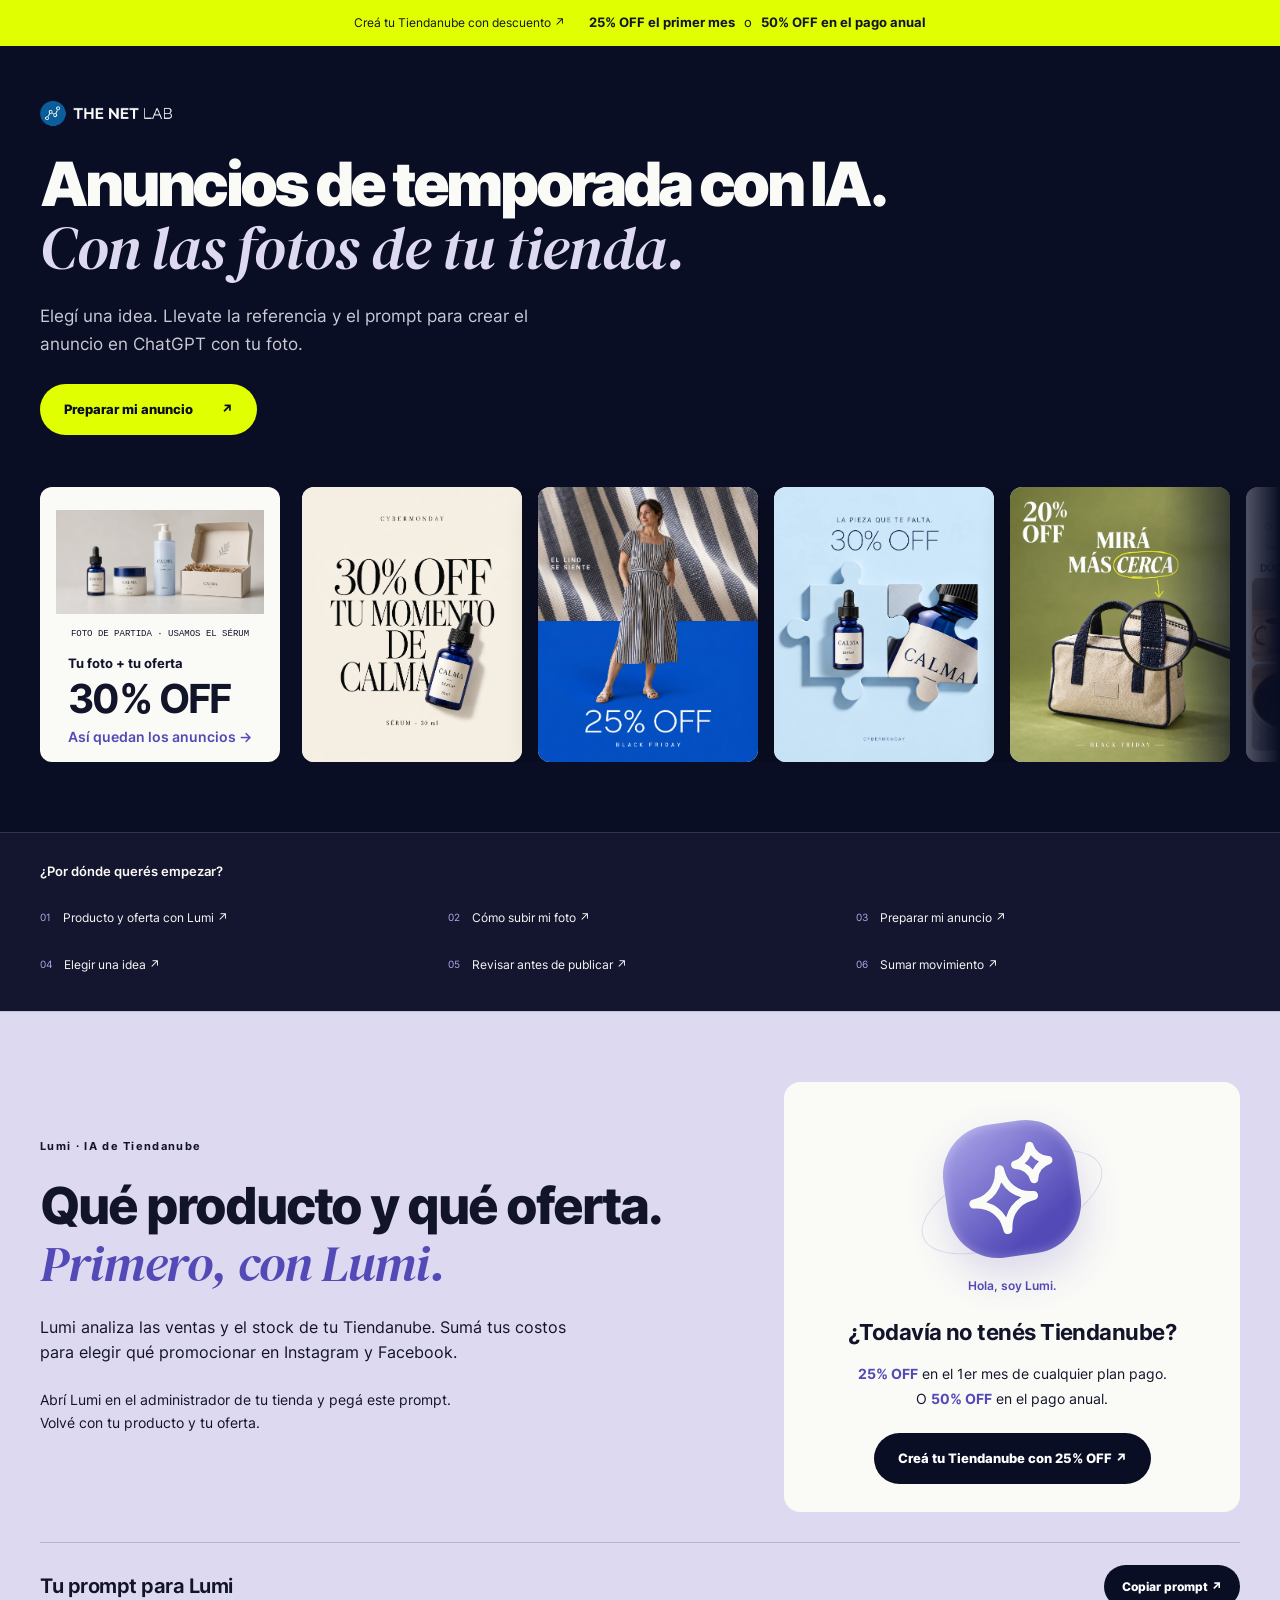
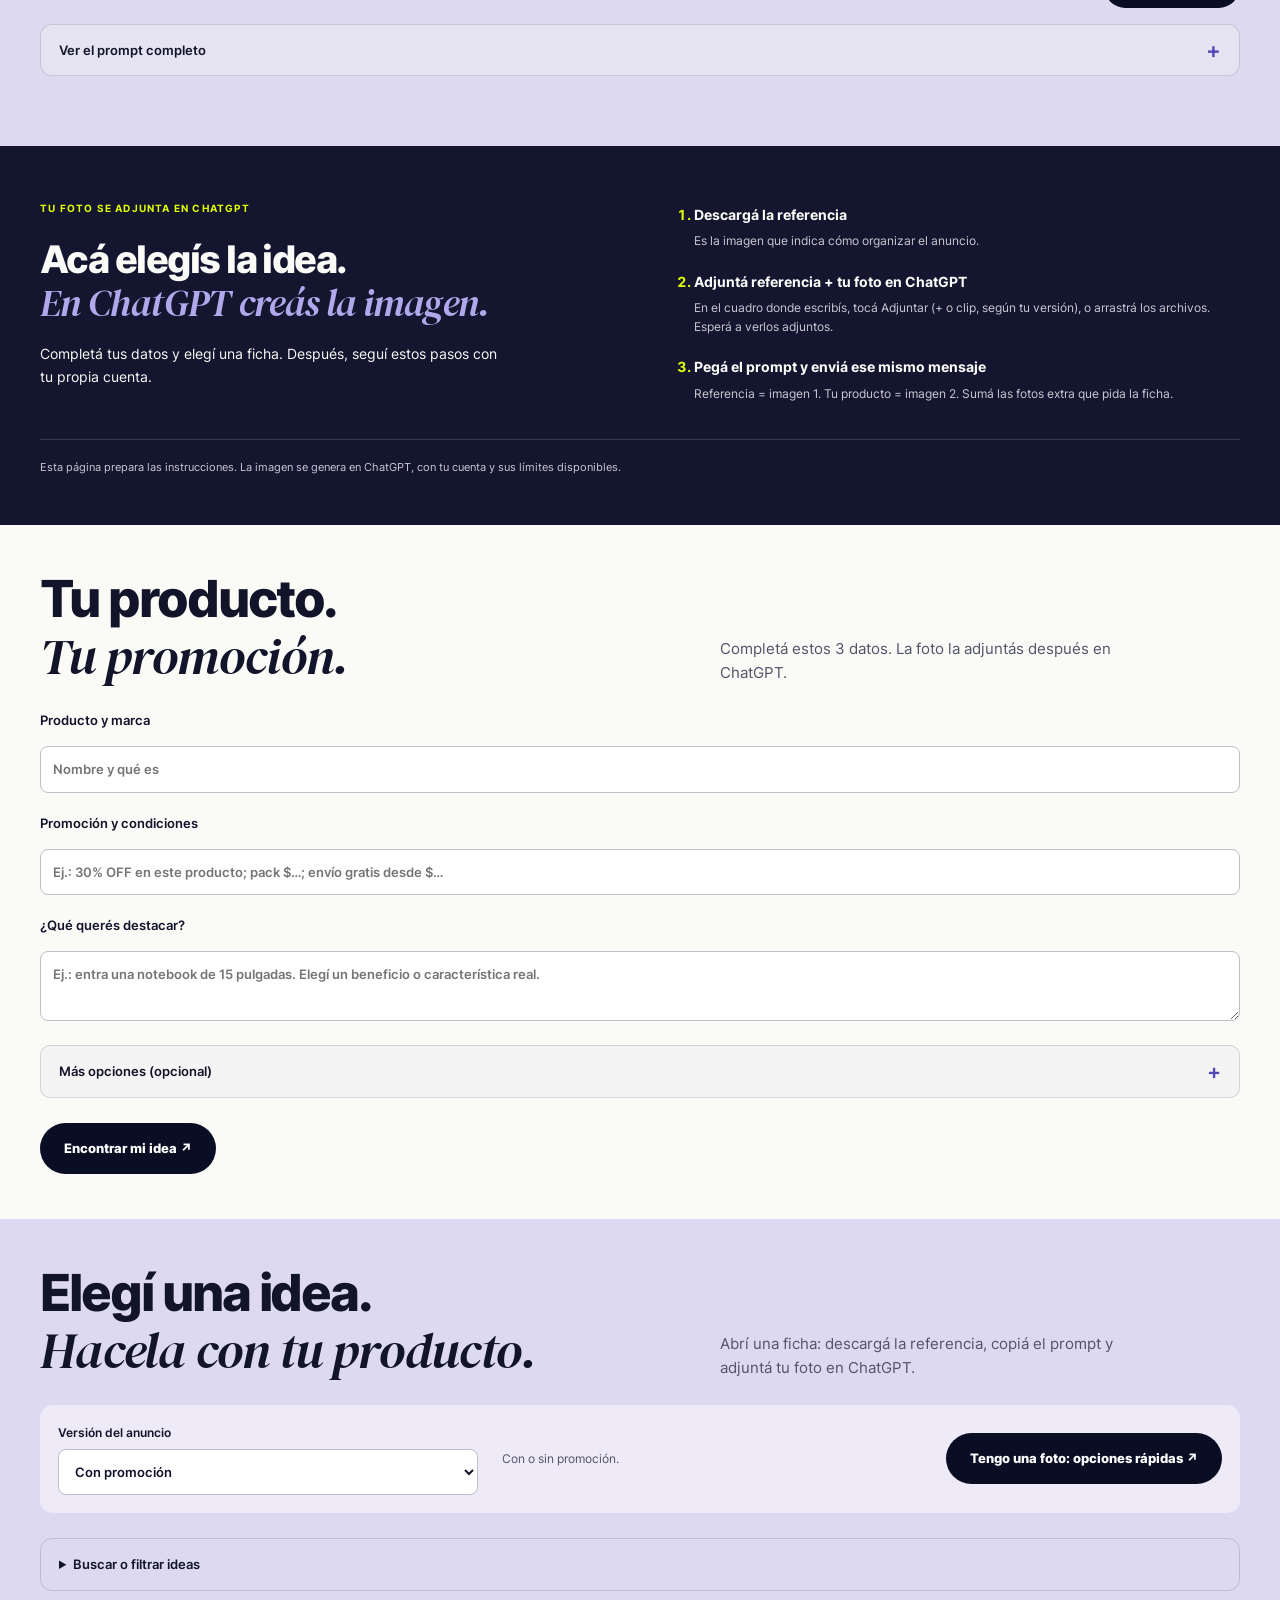
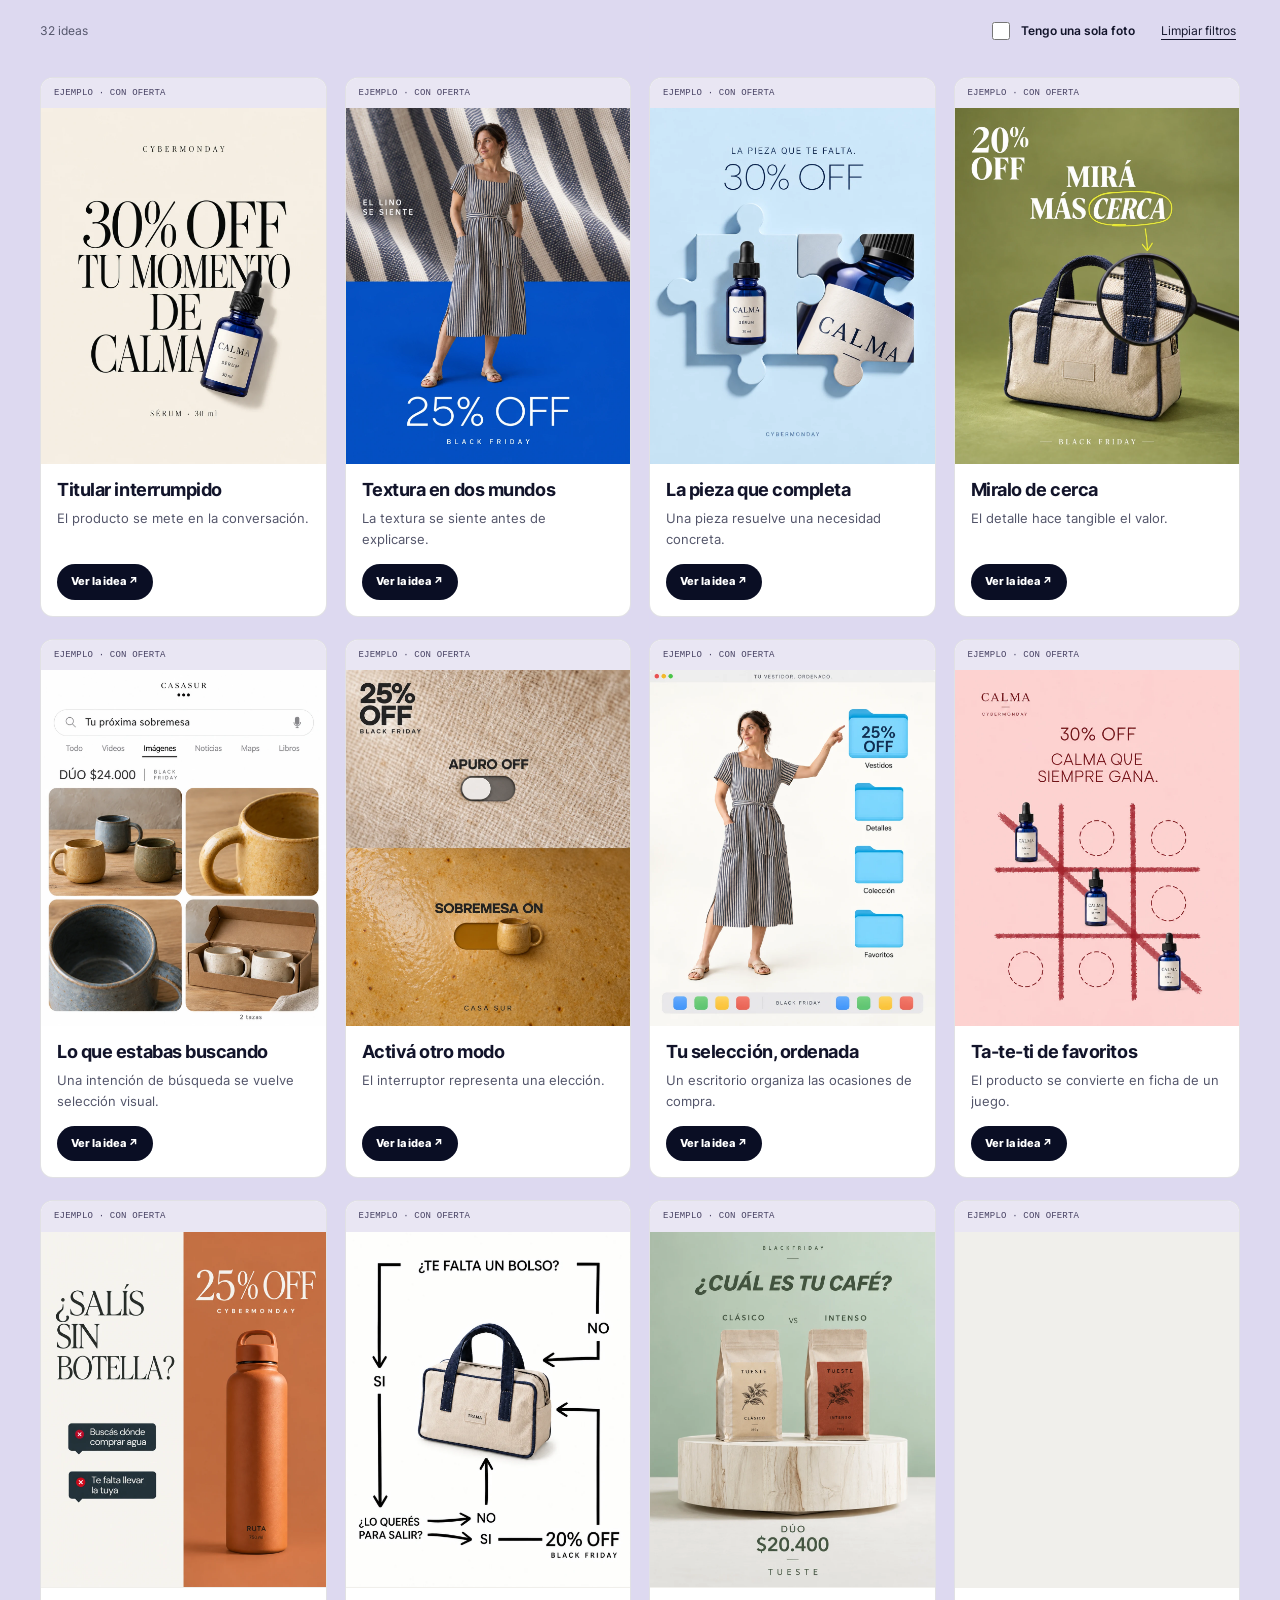
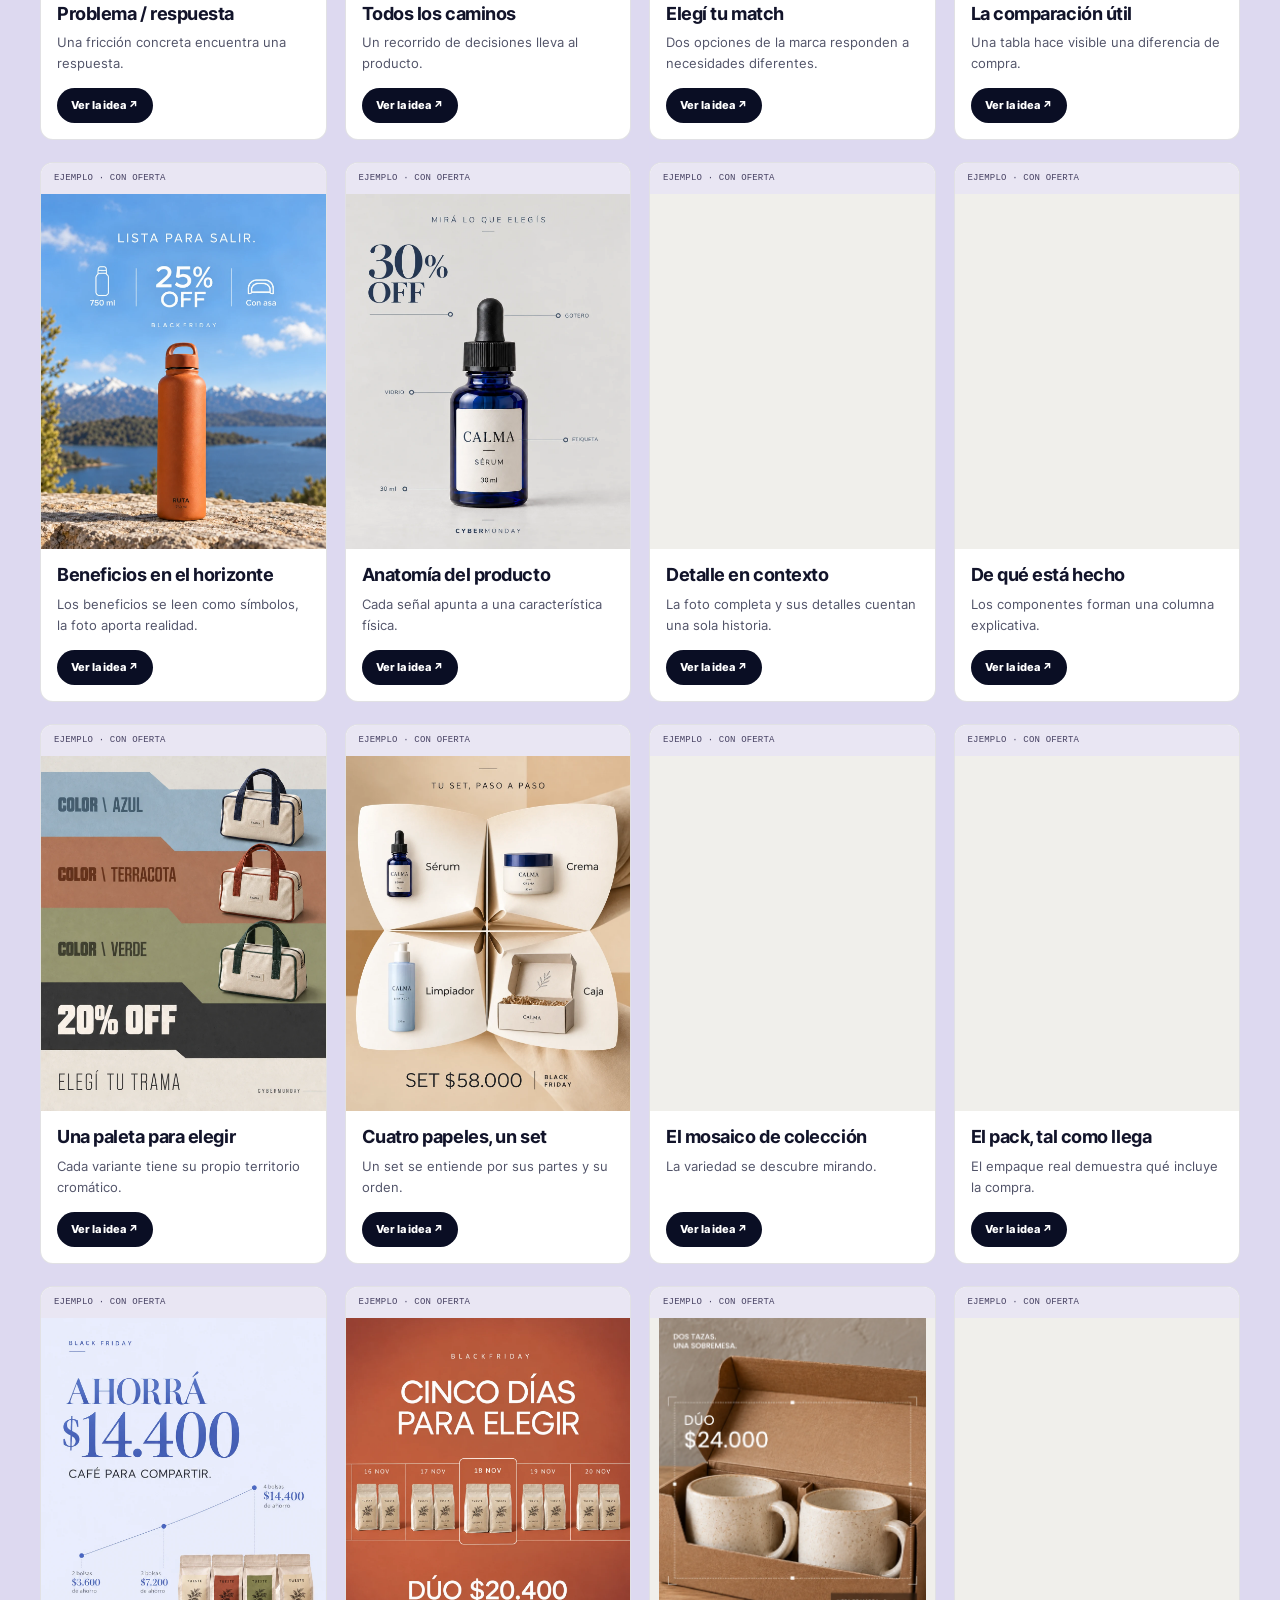
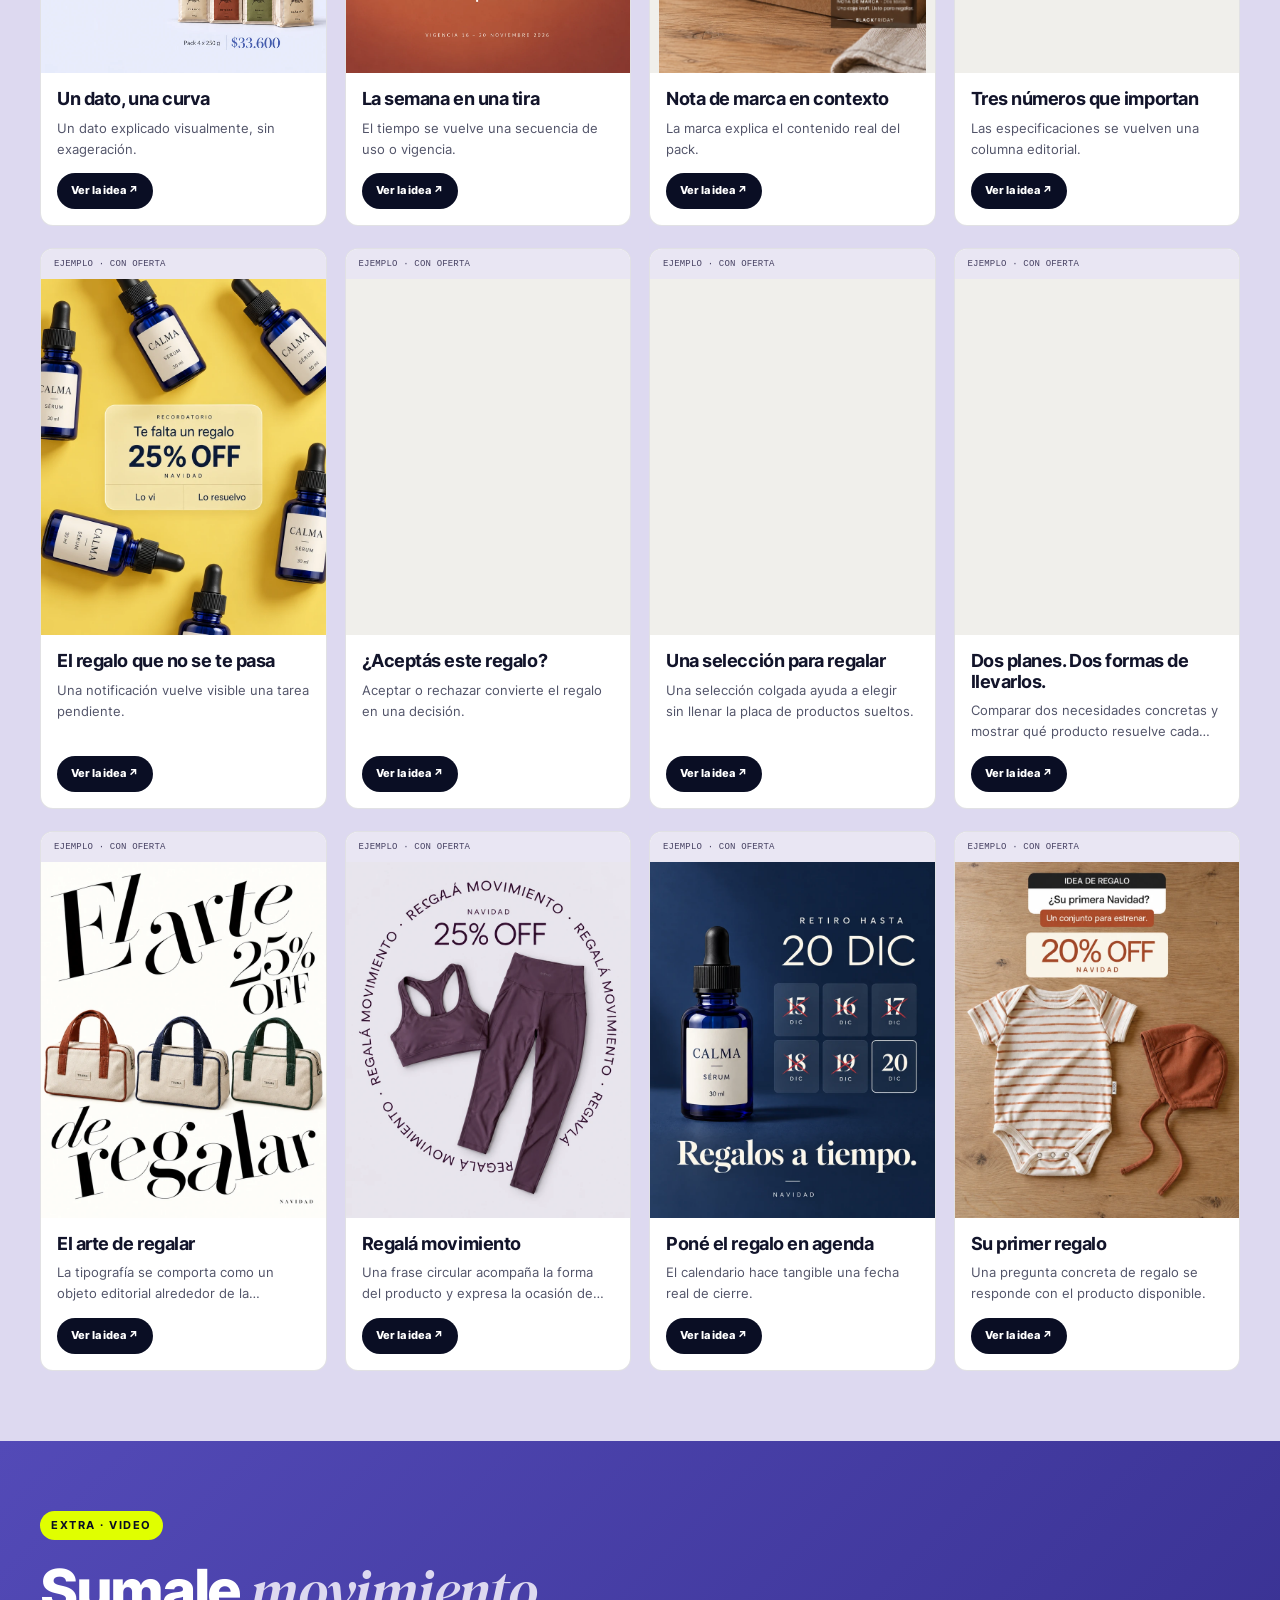
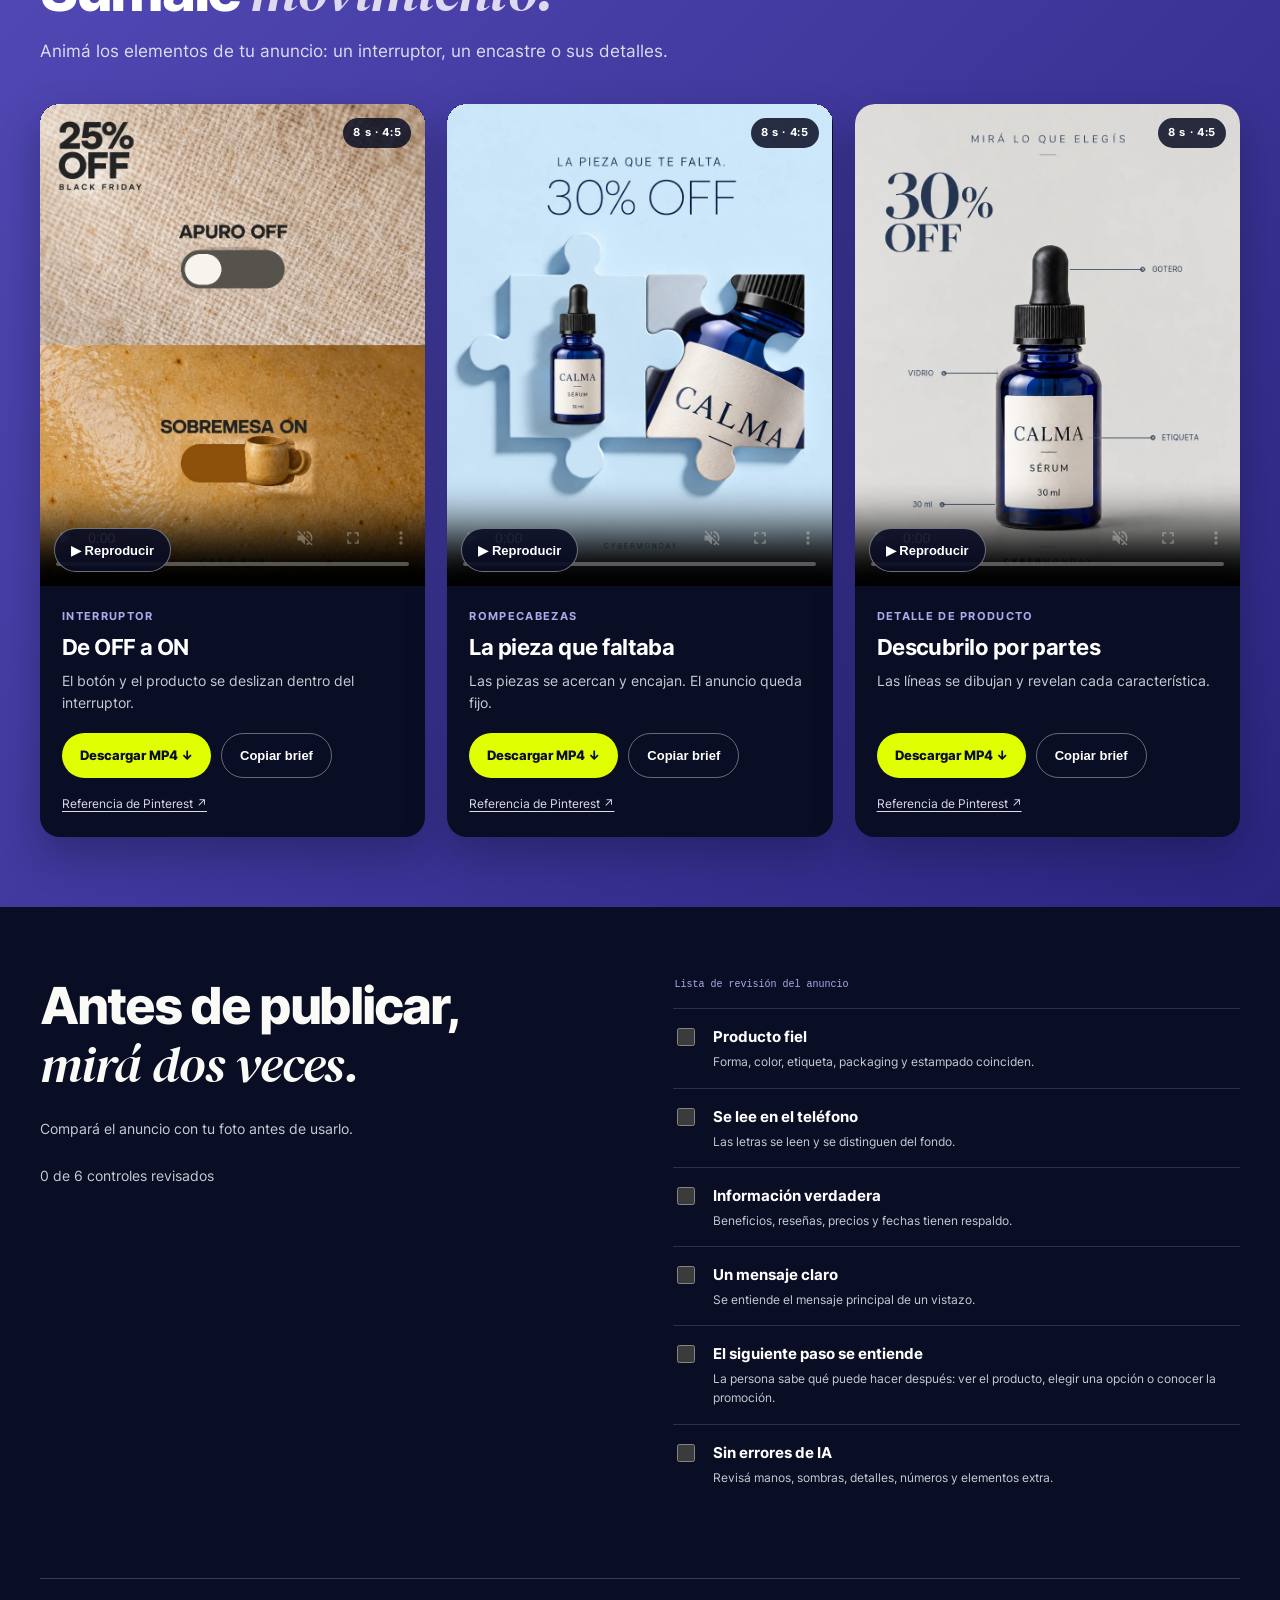
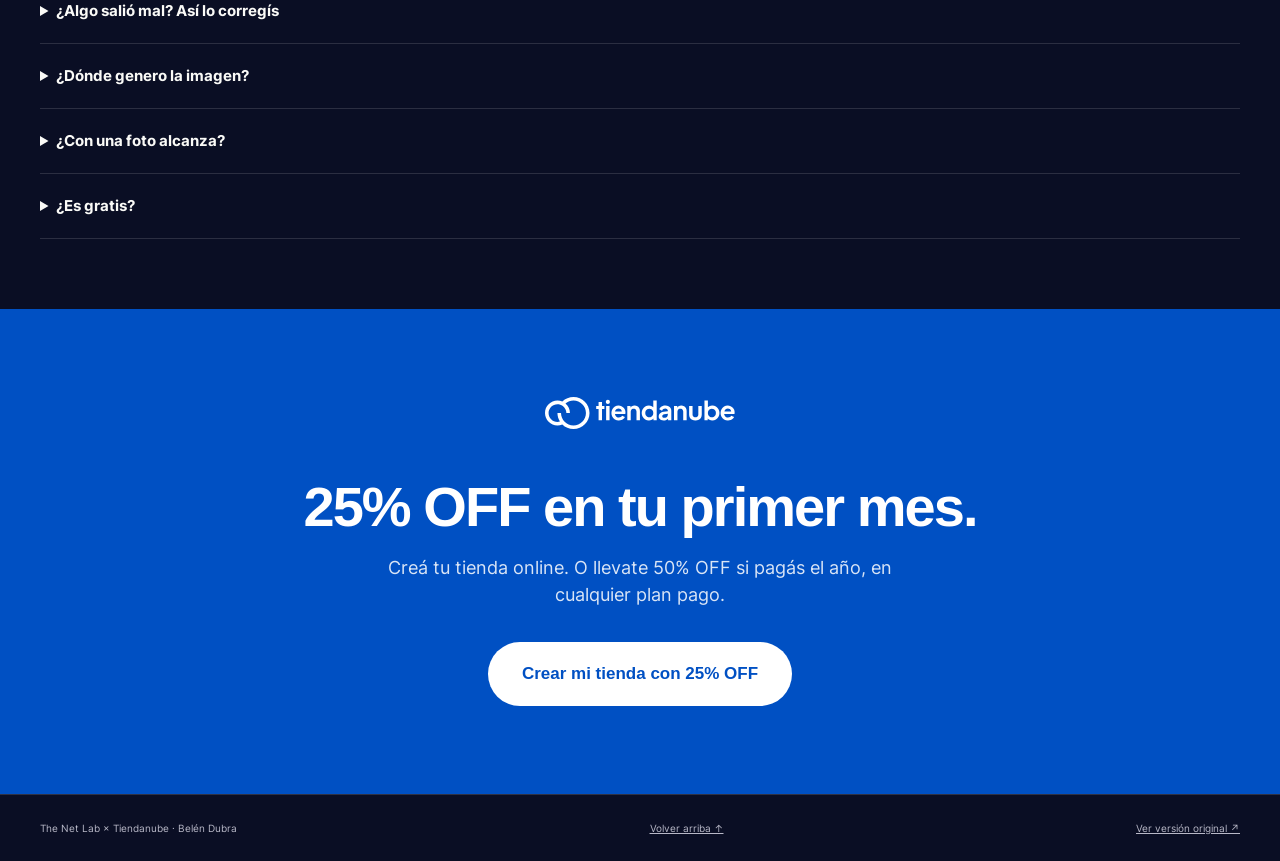
<file: tiendanube/index.html>
<!doctype html><html lang="es-AR"><head><meta charset="utf-8"><meta name="viewport" content="width=device-width,initial-scale=1"><title>Anuncios con IA para CyberMonday, Black Friday y Navidad | TNL</title><link rel="stylesheet" href="../styles.css"><meta name="description" content="Guía gratuita con 32 ideas para crear anuncios con IA usando las fotos de tu tienda: referencias, prompts y pasos para CyberMonday, Black Friday y Navidad."><link rel="canonical" href="https://thenet-lab.com/recursos/anuncios-con-ia/"><meta name="robots" content="noindex,follow"><meta property="og:type" content="website"><meta property="og:locale" content="es_AR"><meta property="og:site_name" content="The Net Lab"><meta property="og:title" content="Anuncios con IA para CyberMonday, Black Friday y Navidad"><meta property="og:description" content="Guía gratuita con 32 ideas para crear anuncios con IA usando las fotos de tu tienda: referencias, prompts y pasos para CyberMonday, Black Friday y Navidad."><meta property="og:url" content="https://tnl-create.github.io/freebie-anuncios-temporada/tiendanube/"><meta property="og:image" content="https://tnl-create.github.io/freebie-anuncios-temporada/images/demos/ad-01-v4.webp"><meta property="og:image:alt" content="Anuncio de demostración de The Net Lab"><meta name="twitter:card" content="summary_large_image"><meta name="twitter:title" content="32 ideas para anuncios de temporada con IA"><meta name="twitter:description" content="Guía gratuita con 32 ideas para crear anuncios con IA usando las fotos de tu tienda: referencias, prompts y pasos para CyberMonday, Black Friday y Navidad."><meta name="twitter:image" content="https://tnl-create.github.io/freebie-anuncios-temporada/images/demos/ad-01-v4.webp"><script type="application/ld+json">{"@context": "https://schema.org", "@graph": [{"@type": "Organization", "@id": "https://thenet-lab.com/#organization", "name": "The Net Lab", "url": "https://thenet-lab.com/"}, {"@type": "Person", "@id": "https://tnl-create.github.io/freebie-anuncios-temporada/tiendanube/#belen-dubra", "name": "Belén Dubra", "worksFor": {"@id": "https://thenet-lab.com/#organization"}}, {"@type": "WebPage", "@id": "https://tnl-create.github.io/freebie-anuncios-temporada/tiendanube/#webpage", "url": "https://tnl-create.github.io/freebie-anuncios-temporada/tiendanube/", "name": "Anuncios con IA para CyberMonday, Black Friday y Navidad", "description": "Guía gratuita con 32 ideas para crear anuncios con IA usando las fotos de tu tienda: referencias, prompts y pasos para CyberMonday, Black Friday y Navidad.", "inLanguage": "es-AR", "isAccessibleForFree": true, "dateModified": "2026-10-25", "author": {"@id": "https://tnl-create.github.io/freebie-anuncios-temporada/tiendanube/#belen-dubra"}, "publisher": {"@id": "https://thenet-lab.com/#organization"}, "mainEntity": {"@id": "https://tnl-create.github.io/freebie-anuncios-temporada/tiendanube/#ideas"}}, {"@type": "ItemList", "@id": "https://tnl-create.github.io/freebie-anuncios-temporada/tiendanube/#ideas", "name": "32 ideas para anuncios de temporada", "numberOfItems": 32, "itemListElement": [{"@type": "ListItem", "position": 1, "name": "Titular interrumpido", "url": "https://tnl-create.github.io/freebie-anuncios-temporada/tiendanube/#tnl24-idea-1"}, {"@type": "ListItem", "position": 2, "name": "Textura en dos mundos", "url": "https://tnl-create.github.io/freebie-anuncios-temporada/tiendanube/#tnl24-idea-2"}, {"@type": "ListItem", "position": 3, "name": "La pieza que completa", "url": "https://tnl-create.github.io/freebie-anuncios-temporada/tiendanube/#tnl24-idea-3"}, {"@type": "ListItem", "position": 4, "name": "Miralo de cerca", "url": "https://tnl-create.github.io/freebie-anuncios-temporada/tiendanube/#tnl24-idea-4"}, {"@type": "ListItem", "position": 5, "name": "Lo que estabas buscando", "url": "https://tnl-create.github.io/freebie-anuncios-temporada/tiendanube/#tnl24-idea-5"}, {"@type": "ListItem", "position": 6, "name": "Activá otro modo", "url": "https://tnl-create.github.io/freebie-anuncios-temporada/tiendanube/#tnl24-idea-6"}, {"@type": "ListItem", "position": 7, "name": "Tu selección, ordenada", "url": "https://tnl-create.github.io/freebie-anuncios-temporada/tiendanube/#tnl24-idea-7"}, {"@type": "ListItem", "position": 8, "name": "Ta-te-ti de favoritos", "url": "https://tnl-create.github.io/freebie-anuncios-temporada/tiendanube/#tnl24-idea-8"}, {"@type": "ListItem", "position": 9, "name": "Problema / respuesta", "url": "https://tnl-create.github.io/freebie-anuncios-temporada/tiendanube/#tnl24-idea-9"}, {"@type": "ListItem", "position": 10, "name": "Todos los caminos", "url": "https://tnl-create.github.io/freebie-anuncios-temporada/tiendanube/#tnl24-idea-10"}, {"@type": "ListItem", "position": 11, "name": "Elegí tu match", "url": "https://tnl-create.github.io/freebie-anuncios-temporada/tiendanube/#tnl24-idea-11"}, {"@type": "ListItem", "position": 12, "name": "La comparación útil", "url": "https://tnl-create.github.io/freebie-anuncios-temporada/tiendanube/#tnl24-idea-12"}, {"@type": "ListItem", "position": 13, "name": "Beneficios en el horizonte", "url": "https://tnl-create.github.io/freebie-anuncios-temporada/tiendanube/#tnl24-idea-13"}, {"@type": "ListItem", "position": 14, "name": "Anatomía del producto", "url": "https://tnl-create.github.io/freebie-anuncios-temporada/tiendanube/#tnl24-idea-14"}, {"@type": "ListItem", "position": 15, "name": "Detalle en contexto", "url": "https://tnl-create.github.io/freebie-anuncios-temporada/tiendanube/#tnl24-idea-15"}, {"@type": "ListItem", "position": 16, "name": "De qué está hecho", "url": "https://tnl-create.github.io/freebie-anuncios-temporada/tiendanube/#tnl24-idea-16"}, {"@type": "ListItem", "position": 17, "name": "Una paleta para elegir", "url": "https://tnl-create.github.io/freebie-anuncios-temporada/tiendanube/#tnl24-idea-17"}, {"@type": "ListItem", "position": 18, "name": "Cuatro papeles, un set", "url": "https://tnl-create.github.io/freebie-anuncios-temporada/tiendanube/#tnl24-idea-18"}, {"@type": "ListItem", "position": 19, "name": "El mosaico de colección", "url": "https://tnl-create.github.io/freebie-anuncios-temporada/tiendanube/#tnl24-idea-19"}, {"@type": "ListItem", "position": 20, "name": "El pack, tal como llega", "url": "https://tnl-create.github.io/freebie-anuncios-temporada/tiendanube/#tnl24-idea-20"}, {"@type": "ListItem", "position": 21, "name": "Un dato, una curva", "url": "https://tnl-create.github.io/freebie-anuncios-temporada/tiendanube/#tnl24-idea-21"}, {"@type": "ListItem", "position": 22, "name": "La semana en una tira", "url": "https://tnl-create.github.io/freebie-anuncios-temporada/tiendanube/#tnl24-idea-22"}, {"@type": "ListItem", "position": 23, "name": "Nota de marca en contexto", "url": "https://tnl-create.github.io/freebie-anuncios-temporada/tiendanube/#tnl24-idea-23"}, {"@type": "ListItem", "position": 24, "name": "Tres números que importan", "url": "https://tnl-create.github.io/freebie-anuncios-temporada/tiendanube/#tnl24-idea-24"}, {"@type": "ListItem", "position": 25, "name": "El regalo que no se te pasa", "url": "https://tnl-create.github.io/freebie-anuncios-temporada/tiendanube/#tnl24-idea-28"}, {"@type": "ListItem", "position": 26, "name": "¿Aceptás este regalo?", "url": "https://tnl-create.github.io/freebie-anuncios-temporada/tiendanube/#tnl24-idea-29"}, {"@type": "ListItem", "position": 27, "name": "Una selección para regalar", "url": "https://tnl-create.github.io/freebie-anuncios-temporada/tiendanube/#tnl24-idea-30"}, {"@type": "ListItem", "position": 28, "name": "Dos planes. Dos formas de llevarlos.", "url": "https://tnl-create.github.io/freebie-anuncios-temporada/tiendanube/#tnl24-idea-31"}, {"@type": "ListItem", "position": 29, "name": "El arte de regalar", "url": "https://tnl-create.github.io/freebie-anuncios-temporada/tiendanube/#tnl24-idea-32"}, {"@type": "ListItem", "position": 30, "name": "Regalá movimiento", "url": "https://tnl-create.github.io/freebie-anuncios-temporada/tiendanube/#tnl24-idea-33"}, {"@type": "ListItem", "position": 31, "name": "Poné el regalo en agenda", "url": "https://tnl-create.github.io/freebie-anuncios-temporada/tiendanube/#tnl24-idea-34"}, {"@type": "ListItem", "position": 32, "name": "Su primer regalo", "url": "https://tnl-create.github.io/freebie-anuncios-temporada/tiendanube/#tnl24-idea-35"}]}]}</script><link rel="stylesheet" href="variant-motion-v4.css"></head><body style="margin:0">
<div id="tnl24">
<a class="skip" href="#tnl24-library">Saltar a la biblioteca</a>

<a class="affiliate-banner" href="https://www.tiendanube.com/partners/the-net-lab" target="_blank" rel="sponsored noopener"><span>Creá tu Tiendanube con descuento ↗</span><strong>25% OFF el primer mes <span>o</span> 50% OFF en el pago anual</strong></a>
<main>
<section class="hero hero-v3" id="tnl24-top"><div class="hero-head"><img class="hero-logo" src="logo-tnl.png" width="800" height="155" alt="The Net Lab"><h1><span class="h1-line">Anuncios de temporada con IA.</span><em>Con las fotos de tu tienda.</em></h1><p class="deck">Elegí una idea. Llevate la referencia y el prompt para crear el anuncio en ChatGPT con tu foto.</p><div class="hero-actions"><a class="btn lime" href="#tn-lumi">Preparar mi anuncio <span>↗</span></a></div></div><div class="hero-visual"><div id="tnl24-hero-source" class="hero-source"><figure><img src="../images/demos/source-skincare.webp" alt="Foto de partida del sérum CALMA de demostración" width="736" height="920" loading="eager" decoding="async" fetchpriority="high"><figcaption>FOTO DE PARTIDA · USAMOS EL SÉRUM</figcaption></figure><div><p>Tu foto + tu oferta</p><strong>30% OFF</strong><small>Así quedan los anuncios</small></div></div><div class="hero-marquee" role="region" aria-label="Los 32 anuncios de ejemplo"><div class="hero-track"><div class="hero-set"><figure><img src="../images/demos/ad-01-v4.webp" alt="Anuncio de ejemplo: Titular interrumpido" width="240" height="300" loading="lazy" decoding="async"></figure><figure><img src="../images/demos/ad-02-v4.webp" alt="Anuncio de ejemplo: Textura en dos mundos" width="240" height="300" loading="lazy" decoding="async"></figure><figure><img src="../images/demos/ad-03-v4.webp" alt="Anuncio de ejemplo: La pieza que completa" width="240" height="300" loading="lazy" decoding="async"></figure><figure><img src="../images/demos/ad-04-v4.webp" alt="Anuncio de ejemplo: Miralo de cerca" width="240" height="300" loading="lazy" decoding="async"></figure><figure><img src="../images/demos/ad-05-v4.webp" alt="Anuncio de ejemplo: Lo que estabas buscando" width="240" height="300" loading="lazy" decoding="async"></figure><figure><img src="../images/demos/ad-06-v4.webp" alt="Anuncio de ejemplo: Activá otro modo" width="240" height="300" loading="lazy" decoding="async"></figure><figure><img src="../images/demos/ad-07-v4.webp" alt="Anuncio de ejemplo: Tu selección, ordenada" width="240" height="300" loading="lazy" decoding="async"></figure><figure><img src="../images/demos/ad-08-v4.webp" alt="Anuncio de ejemplo: Ta-te-ti de favoritos" width="240" height="300" loading="lazy" decoding="async"></figure><figure><img src="../images/demos/ad-09-v4.webp" alt="Anuncio de ejemplo: Problema / respuesta" width="240" height="300" loading="lazy" decoding="async"></figure><figure><img src="../images/demos/ad-10-v4.webp" alt="Anuncio de ejemplo: Todos los caminos" width="240" height="300" loading="lazy" decoding="async"></figure><figure><img src="../images/demos/ad-11-v4.webp" alt="Anuncio de ejemplo: Elegí tu match" width="240" height="300" loading="lazy" decoding="async"></figure><figure><img src="../images/demos/ad-12-v4.webp" alt="Anuncio de ejemplo: La comparación útil" width="240" height="300" loading="lazy" decoding="async"></figure><figure><img src="../images/demos/ad-13-v4.webp" alt="Anuncio de ejemplo: Beneficios en el horizonte" width="240" height="300" loading="lazy" decoding="async"></figure><figure><img src="../images/demos/ad-14-v4.webp" alt="Anuncio de ejemplo: Anatomía del producto" width="240" height="300" loading="lazy" decoding="async"></figure><figure><img src="../images/demos/ad-15-v4.webp" alt="Anuncio de ejemplo: Detalle en contexto" width="240" height="300" loading="lazy" decoding="async"></figure><figure><img src="../images/demos/ad-16-v4.webp" alt="Anuncio de ejemplo: De qué está hecho" width="240" height="300" loading="lazy" decoding="async"></figure><figure><img src="../images/demos/ad-17-v4.webp" alt="Anuncio de ejemplo: Una paleta para elegir" width="240" height="300" loading="lazy" decoding="async"></figure><figure><img src="../images/demos/ad-18-v4.webp" alt="Anuncio de ejemplo: Cuatro papeles, un set" width="240" height="300" loading="lazy" decoding="async"></figure><figure><img src="../images/demos/ad-19-v4.webp" alt="Anuncio de ejemplo: El mosaico de colección" width="240" height="300" loading="lazy" decoding="async"></figure><figure><img src="../images/demos/ad-20-v4.webp" alt="Anuncio de ejemplo: El pack, tal como llega" width="240" height="300" loading="lazy" decoding="async"></figure><figure><img src="../images/demos/ad-21-v4.webp" alt="Anuncio de ejemplo: Un dato, una curva" width="240" height="300" loading="lazy" decoding="async"></figure><figure><img src="../images/demos/ad-22-v4.webp" alt="Anuncio de ejemplo: La semana en una tira" width="240" height="300" loading="lazy" decoding="async"></figure><figure><img src="../images/demos/ad-23-v4.webp" alt="Anuncio de ejemplo: Nota de marca en contexto" width="240" height="300" loading="lazy" decoding="async"></figure><figure><img src="../images/demos/ad-24-v4.webp" alt="Anuncio de ejemplo: Tres números que importan" width="240" height="300" loading="lazy" decoding="async"></figure><figure><img src="../images/demos/ad-28-v6.webp" alt="Anuncio de ejemplo: El regalo que no se te pasa" width="240" height="300" loading="lazy" decoding="async"></figure><figure><img src="../images/demos/ad-29-v6.webp" alt="Anuncio de ejemplo: ¿Aceptás este regalo?" width="240" height="300" loading="lazy" decoding="async"></figure><figure><img src="../images/demos/ad-30-v6.webp" alt="Anuncio de ejemplo: Una selección para regalar" width="240" height="300" loading="lazy" decoding="async"></figure><figure><img src="../images/demos/ad-31-v6.webp" alt="Anuncio de ejemplo: Dos planes. Dos formas de llevarlos." width="240" height="300" loading="lazy" decoding="async"></figure><figure><img src="../images/demos/ad-32-v6.webp" alt="Anuncio de ejemplo: El arte de regalar" width="240" height="300" loading="lazy" decoding="async"></figure><figure><img src="../images/demos/ad-33-v6.webp" alt="Anuncio de ejemplo: Regalá movimiento" width="240" height="300" loading="lazy" decoding="async"></figure><figure><img src="../images/demos/ad-34-v6.webp" alt="Anuncio de ejemplo: Poné el regalo en agenda" width="240" height="300" loading="lazy" decoding="async"></figure><figure><img src="../images/demos/ad-35-v6.webp" alt="Anuncio de ejemplo: Su primer regalo" width="240" height="300" loading="lazy" decoding="async"></figure></div><div class="hero-set" aria-hidden="true"><figure><img src="../images/demos/ad-01-v4.webp" alt="" width="240" height="300" loading="lazy" decoding="async"></figure><figure><img src="../images/demos/ad-02-v4.webp" alt="" width="240" height="300" loading="lazy" decoding="async"></figure><figure><img src="../images/demos/ad-03-v4.webp" alt="" width="240" height="300" loading="lazy" decoding="async"></figure><figure><img src="../images/demos/ad-04-v4.webp" alt="" width="240" height="300" loading="lazy" decoding="async"></figure><figure><img src="../images/demos/ad-05-v4.webp" alt="" width="240" height="300" loading="lazy" decoding="async"></figure><figure><img src="../images/demos/ad-06-v4.webp" alt="" width="240" height="300" loading="lazy" decoding="async"></figure><figure><img src="../images/demos/ad-07-v4.webp" alt="" width="240" height="300" loading="lazy" decoding="async"></figure><figure><img src="../images/demos/ad-08-v4.webp" alt="" width="240" height="300" loading="lazy" decoding="async"></figure><figure><img src="../images/demos/ad-09-v4.webp" alt="" width="240" height="300" loading="lazy" decoding="async"></figure><figure><img src="../images/demos/ad-10-v4.webp" alt="" width="240" height="300" loading="lazy" decoding="async"></figure><figure><img src="../images/demos/ad-11-v4.webp" alt="" width="240" height="300" loading="lazy" decoding="async"></figure><figure><img src="../images/demos/ad-12-v4.webp" alt="" width="240" height="300" loading="lazy" decoding="async"></figure><figure><img src="../images/demos/ad-13-v4.webp" alt="" width="240" height="300" loading="lazy" decoding="async"></figure><figure><img src="../images/demos/ad-14-v4.webp" alt="" width="240" height="300" loading="lazy" decoding="async"></figure><figure><img src="../images/demos/ad-15-v4.webp" alt="" width="240" height="300" loading="lazy" decoding="async"></figure><figure><img src="../images/demos/ad-16-v4.webp" alt="" width="240" height="300" loading="lazy" decoding="async"></figure><figure><img src="../images/demos/ad-17-v4.webp" alt="" width="240" height="300" loading="lazy" decoding="async"></figure><figure><img src="../images/demos/ad-18-v4.webp" alt="" width="240" height="300" loading="lazy" decoding="async"></figure><figure><img src="../images/demos/ad-19-v4.webp" alt="" width="240" height="300" loading="lazy" decoding="async"></figure><figure><img src="../images/demos/ad-20-v4.webp" alt="" width="240" height="300" loading="lazy" decoding="async"></figure><figure><img src="../images/demos/ad-21-v4.webp" alt="" width="240" height="300" loading="lazy" decoding="async"></figure><figure><img src="../images/demos/ad-22-v4.webp" alt="" width="240" height="300" loading="lazy" decoding="async"></figure><figure><img src="../images/demos/ad-23-v4.webp" alt="" width="240" height="300" loading="lazy" decoding="async"></figure><figure><img src="../images/demos/ad-24-v4.webp" alt="" width="240" height="300" loading="lazy" decoding="async"></figure><figure><img src="../images/demos/ad-28-v6.webp" alt="" width="240" height="300" loading="lazy" decoding="async"></figure><figure><img src="../images/demos/ad-29-v6.webp" alt="" width="240" height="300" loading="lazy" decoding="async"></figure><figure><img src="../images/demos/ad-30-v6.webp" alt="" width="240" height="300" loading="lazy" decoding="async"></figure><figure><img src="../images/demos/ad-31-v6.webp" alt="" width="240" height="300" loading="lazy" decoding="async"></figure><figure><img src="../images/demos/ad-32-v6.webp" alt="" width="240" height="300" loading="lazy" decoding="async"></figure><figure><img src="../images/demos/ad-33-v6.webp" alt="" width="240" height="300" loading="lazy" decoding="async"></figure><figure><img src="../images/demos/ad-34-v6.webp" alt="" width="240" height="300" loading="lazy" decoding="async"></figure><figure><img src="../images/demos/ad-35-v6.webp" alt="" width="240" height="300" loading="lazy" decoding="async"></figure></div></div></div></div></section>


<nav class="freebie-index" aria-label="Índice del freebie"><p>¿Por dónde querés empezar?</p><div><a href="#tn-lumi"><span>01</span> Producto y oferta con Lumi ↗</a><a href="#tn-chatgpt"><span>02</span> Cómo subir mi foto ↗</a><a href="#tnl24-planner"><span>03</span> Preparar mi anuncio ↗</a><a href="#tnl24-library"><span>04</span> Elegir una idea ↗</a><a href="#tnl24-check"><span>05</span> Revisar antes de publicar ↗</a><a href="#tn-motion"><span>06</span> Sumar movimiento ↗</a></div></nav><section class="lumi-section" id="tn-lumi"><div class="lumi-layout"><div><span class="lumi-label">Lumi · IA de Tiendanube</span><h2>Qué producto y qué oferta.<br><em>Primero, con Lumi.</em></h2><p class="lumi-subtitle">Lumi analiza las ventas y el stock de tu Tiendanube. Sumá tus costos para elegir qué promocionar en Instagram y Facebook.</p><p class="lumi-instruction">Abrí Lumi en el administrador de tu tienda y pegá este prompt. Volvé con tu producto y tu oferta.</p></div><aside class="lumi-affiliate"><div class="lumi-orbit" aria-label="Lumi, la IA de Tiendanube"><div class="lumi-orb"><svg fill="currentColor" xmlns="http://www.w3.org/2000/svg" width="96" height="96" aria-hidden="true" viewBox="0 0 16 16"><path fill-rule="evenodd" d="M11.883 2.876a3.9 3.9 0 0 1-1.202 1.202c.484.307.895.718 1.202 1.202a3.9 3.9 0 0 1 1.202-1.202 3.9 3.9 0 0 1-1.202-1.202m-.676-1.7c.126-.765 1.226-.765 1.352 0l.007.046a2.625 2.625 0 0 0 2.173 2.173h.001l.044.007c.766.126.766 1.226 0 1.352l-.045.007a2.625 2.625 0 0 0-2.173 2.173l-.007.045c-.126.766-1.226.766-1.352 0l-.007-.045a2.625 2.625 0 0 0-2.173-2.173l-.045-.007c-.766-.126-.766-1.226 0-1.352l.045-.007A2.625 2.625 0 0 0 11.2 1.222zm-5.673 3.93.109-.676v-.002c.138-.839 1.343-.839 1.48 0l.001.002.109.677a4.375 4.375 0 0 0 3.622 3.622l.677.109h.002c.839.138.839 1.343 0 1.48l-.002.001-.677.109a4.375 4.375 0 0 0-3.622 3.622l-.109.677v.002c-.138.839-1.343.839-1.48 0l-.001-.002-.109-.677a4.375 4.375 0 0 0-3.622-3.622l-.677-.109h-.002c-.839-.138-.839-1.343 0-1.48l.002-.001.677-.109a4.375 4.375 0 0 0 3.622-3.622m.85 1.524A5.63 5.63 0 0 1 3.435 9.58a5.63 5.63 0 0 1 2.948 2.948A5.63 5.63 0 0 1 9.332 9.58a5.63 5.63 0 0 1-2.949-2.95"/></svg></div><span class="lumi-orbit-caption">Hola, soy Lumi.</span></div><h3>¿Todavía no tenés Tiendanube?</h3><p class="affiliate-benefit"><strong>25% OFF</strong> en el 1er mes de cualquier plan pago.<br>O <strong>50% OFF</strong> en el pago anual.</p><a class="btn dark" href="https://www.tiendanube.com/partners/the-net-lab" target="_blank" rel="sponsored noopener">Creá tu Tiendanube con 25% OFF ↗</a></aside></div><div class="lumi-details" id="tn-lumi-details"><div class="lumi-prompt-heading"><h3>Tu prompt para Lumi</h3><button class="btn dark" id="tn-copy-lumi" type="button">Copiar prompt ↗</button></div><details class="lumi-prompt-toggle" id="tn-lumi-toggle"><summary>Ver el prompt completo <span aria-hidden="true">+</span></summary><label class="sr-only" for="tn-lumi-prompt">Prompt completo para Lumi</label><textarea id="tn-lumi-prompt" readonly spellcheck="false">Actuá como analista de mi Tiendanube. Quiero definir qué productos y ofertas conviene promocionar durante CyberMonday y Black Friday para preparar una estrategia publicitaria en Instagram y Facebook mediante Meta Ads.

Trabajá sobre la tienda desde la que te estoy escribiendo y usá únicamente los datos que puedas consultar o que yo te aporte. Diferenciá los datos comprobados, las hipótesis y tus recomendaciones.

El resultado de este análisis se va a usar para crear anuncios con IA a partir de fotografías reales de mis productos. Necesito terminar con una decisión comercial concreta: qué producto anunciar, con qué oferta, para quién y con qué mensaje.

1. ENTENDÉ MI NEGOCIO Y MI OBJETIVO

Antes de recomendar productos u ofertas, revisá qué información tenés disponible y preguntame en una sola tanda los datos indispensables que falten:

- País, moneda y fechas de cada evento.
- Mi prioridad: generar ganancia, aumentar ventas, conseguir nuevos clientes, aumentar el valor del pedido o liberar stock.
- Productos o categorías que quiero impulsar o excluir.
- Promociones previstas y otros descuentos con los que podrían combinarse.
- Posibilidad y plazo de reposición de stock.
- Capacidad para preparar pedidos y cumplir las entregas.
- Presupuesto estimado para publicidad y experiencia previa con campañas, si los tengo definidos.
- Si voy a dirigir los anuncios a personas nuevas, clientes actuales o ambos.
- Qué información de costos y margen mínimo necesitás que te aporte.

No vuelvas a pedirme información que ya puedas consultar. Si todavía no definí un objetivo o presupuesto, ayudame a identificar qué decisión podemos tomar y qué queda pendiente.

2. ANALIZÁ LOS PRODUCTOS CANDIDATOS

Usá los últimos 90 días como punto de partida. Si la tienda tiene menos historial, indicá qué período pudiste analizar. Si tenés acceso a datos comparables de eventos anteriores, consideralos y aclaralo.

Revisá, según los datos disponibles:

- Unidades vendidas y evolución de las ventas.
- Productos con demanda reciente.
- Productos sin ventas o con poca rotación.
- Stock disponible y disponibilidad de las variantes.
- Precios y promociones actuales.

Proponé hasta 3 candidatos y mostralos en una tabla con:

Producto | Ventas del período | Stock disponible | Oportunidad | Limitación o dato pendiente

Diferenciá si el objetivo sería potenciar algo que ya vende o intentar mover stock con poca salida. No supongas que tener mucho stock convierte a un producto en una buena opción para invertir en publicidad.

No confundas facturación con rentabilidad. Tampoco atribuyas las ventas a Instagram, Facebook o campañas específicas si no tenés datos que permitan hacerlo.

3. EVALUÁ COSTOS Y MARGEN ANTES DE PROPONER LA OFERTA

Para los candidatos más relevantes, verificá si contás con:

- Precio de venta y costo del producto.
- Costos variables aplicables: comisiones, cobro, embalaje, preparación, envío subsidiado y otros gastos.
- Margen mínimo que quiero conservar.
- Costos adicionales que genere la promoción.
- Costo de publicidad por compra, si tengo un dato útil de campañas anteriores.

Si necesitás información adicional después de seleccionar los candidatos, pedímela agrupada.

Explicá qué costos incluís en los cálculos y cuáles faltan. No presentes como ganancia neta un resultado que solo descuenta el costo del producto.

Si no conocemos el costo publicitario por compra, calculá —cuando haya datos suficientes— cuánto podría destinarse a publicidad por pedido conservando el margen mínimo que definimos. Diferenciá ese límite del punto en el que la operación deja de cubrir sus costos.

No inventes costos, impuestos, márgenes ni resultados de publicidad. Si faltan datos, trabajá con escenarios claramente identificados y dejá la recomendación pendiente de validar.

4. COMPARÁ OFERTAS POSIBLES

Evaluá solo las alternativas que tengan sentido para mis productos y mis números:

- Precio promocional.
- Cupón de descuento.
- Promoción por cantidad.
- Pack de productos disponibles.
- Regalo incluido, si realmente puedo ofrecerlo.
- Beneficio de envío.

Para cada alternativa relevante, indicá:

Oferta | Beneficio para el cliente | Condiciones | Impacto económico estimado | Ventaja y limitación

Considerá si la oferta es fácil de entender en un anuncio y si el cliente podrá obtenerla con claridad en la tienda.

No supongas que el descuento más alto es la mejor opción. No inventes productos para un pack, regalos, disponibilidad, exclusividad ni urgencia. Tampoco des por hecho que distintas promociones se pueden acumular.

5. ELEGÍ PRODUCTO Y OFERTA PARA CADA EVENTO

Recomendá una combinación principal para CyberMonday y otra para Black Friday. Pueden ser la misma si los datos lo justifican.

Para cada evento, explicá:

- Qué producto o conjunto de productos conviene impulsar.
- Qué oferta proponés y por qué.
- Qué datos respaldan la decisión.
- Qué stock o variantes limitan la propuesta.
- Qué condiciones y vigencia hay que comunicar.
- Qué falta confirmar antes de activarla.

Si no hay evidencia suficiente para elegir un ganador, explicá qué alternativas conviene evaluar y cómo tomar la decisión.

6. CONVERTÍ LA DECISIÓN EN UNA BASE PARA ANUNCIOS DE INSTAGRAM Y FACEBOOK

Para cada combinación recomendada, prepará un brief que incluya:

- Producto: nombre y variante que se va a mostrar.
- Destino: ficha del producto o selección de la tienda a la que debería llevar el anuncio. Usá el enlace real si podés consultarlo; si no, pedímelo.
- Comprador potencial: para quién puede resultar relevante y en qué necesidad, uso u ocasión se apoya esa hipótesis.
- Oferta: beneficio exacto y cómo se obtiene.
- Mensaje principal: una frase breve que conecte producto y oferta.
- Tres enfoques de comunicación: distintos motivos reales para comprar, adecuados para probar en anuncios.
- Prueba o respaldo: qué característica, dato o evidencia sostiene cada mensaje.
- Material visual: qué fotos reales necesito para mostrar el producto, sus detalles o el contenido del pack.
- Condiciones: código, medio de pago, cantidad mínima, alcance, vigencia o entrega, cuando correspondan.
- Llamado a la acción: qué debería hacer la persona después de ver el anuncio.

Pensá en piezas estáticas para el feed y versiones verticales para Stories y Reels. No supongas que una imagen estática es un video.

Usá beneficios y características verificables. No inventes testimonios, resultados de uso ni afirmaciones sobre las personas que van a ver el anuncio. Presentá el comprador potencial como una hipótesis, salvo que haya datos que lo respalden.

No prometas que un producto, mensaje o diseño va a generar ventas.

7. INDICÁ QUÉ CONVIENE APRENDER CON LA PUBLICIDAD

Proponé una pregunta concreta para evaluar con los anuncios, por ejemplo, qué motivo de compra genera una mejor respuesta.

Diferenciá explorar varias propuestas de hacer una prueba controlada. Si quiero medir el efecto de un cambio específico, explicá qué conviene mantener igual y qué modificar.

Indicá qué datos debería registrar después: inversión, compras, costo por compra y rentabilidad estimada según los costos considerados.

No inventes un presupuesto recomendado, un ROAS esperado ni un costo por compra probable sin información suficiente. No afirmes que estás analizando mi cuenta de Meta Ads si no tenés acceso a ella.

8. ENTREGAME UN RESUMEN LISTO PARA CREAR LOS ANUNCIOS

Terminá con una ficha breve por evento:

Evento:
Objetivo comercial:
Producto y variante:
Enlace de destino:
Oferta exacta:
Comprador potencial:
Motivo principal para comprar:
Tres enfoques para los anuncios:
Fotos necesarias:
Condiciones y vigencia:
Límite económico para publicidad por pedido, si se pudo calcular:
Datos pendientes de confirmar:
Estado: listo para preparar anuncios / propuesta pendiente de validar.

Primero hacé las preguntas necesarias y esperá mis respuestas. Después avanzá por etapas, con tablas breves y conclusiones claras. No modifiques productos, precios, stock ni promociones de mi tienda.
</textarea></details></div><div id="tnl24-method" hidden></div><div id="tnl24-example-image" hidden></div></section>
<aside class="chatgpt-guide" id="tn-chatgpt"><div><span class="chatgpt-kicker">TU FOTO SE ADJUNTA EN CHATGPT</span><h2>Acá elegís la idea.<br><em>En ChatGPT creás la imagen.</em></h2><p>Completá tus datos y elegí una ficha. Después, seguí estos pasos con tu propia cuenta.</p></div><ol><li><b>Descargá la referencia</b><span>Es la imagen que indica cómo organizar el anuncio.</span></li><li><b>Adjuntá referencia + tu foto en ChatGPT</b><span>En el cuadro donde escribís, tocá Adjuntar (+ o clip, según tu versión), o arrastrá los archivos. Esperá a verlos adjuntos.</span></li><li><b>Pegá el prompt y enviá ese mismo mensaje</b><span>Referencia = imagen 1. Tu producto = imagen 2. Sumá las fotos extra que pida la ficha.</span></li></ol><p class="chatgpt-guide-note">Esta página prepara las instrucciones. La imagen se genera en ChatGPT, con tu cuenta y sus límites disponibles.</p></aside><section class="planner light" id="tnl24-planner" aria-labelledby="tnl24-planner-title">
 <div id="tnl24-brief"></div><div class="section-heading"><div><h2 id="tnl24-planner-title">Tu producto.<br><em>Tu promoción.</em></h2></div><p>Completá estos 3 datos. La foto la adjuntás después en ChatGPT.</p></div>

 <form id="tnl24-form" class="compact-form"><label>Producto y marca<input required name="Producto y marca" placeholder="Nombre y qué es"></label><label id="tnl24-offer-field">Promoción y condiciones<input name="Promoción" placeholder="Ej.: 30% OFF en este producto; pack $…; envío gratis desde $…"></label><label>¿Qué querés destacar?<textarea name="Beneficios y evidencia" placeholder="Ej.: entra una notebook de 15 pulgadas. Elegí un beneficio o característica real."></textarea></label><details class="wide compact-options"><summary>Más opciones (opcional) <span aria-hidden="true">+</span></summary><p class="micro">Podés sumar el estilo de tu marca, las fotos disponibles y otros detalles. Si falta información clave, ChatGPT te la va a pedir.</p><div class="compact-options-grid"><div class="wide compact-extra-group"><h3>Momento del anuncio</h3><div class="phase-tabs" role="group" aria-label="Momento comercial" id="tnl24-phase-tabs"></div>
 <div class="phase-context"><h3 id="tnl24-phase-job"></h3><p id="tnl24-phase-question"></p><p class="micro" id="tnl24-phase-guardrail"></p></div></div><label>Evento<select required name="Evento"><option value="">Elegí el evento</option><option>CyberMonday</option><option>Black Friday</option><option>Navidad</option><option>Fin de año</option><option>Otra promoción</option></select></label><label>Tu rubro<select name="Categoría"><option value="">Todos los rubros</option><option>Indumentaria</option><option>Cosmética</option><option>Accesorios</option><option>Hogar</option><option>Bebidas</option><option>Regalos</option></select></label><input type="hidden" name="Momento comercial"><label>Enfoque del mensaje<select name="Razón" id="tnl24-planner-reason"></select></label><label class="wide">¿Para quién y en qué situación?<input name="Situación del cliente" placeholder="Ej.: busca un regalo útil para alguien que trabaja desde casa. Si es una hipótesis, aclaralo."></label><label class="wide">Estilo de tu marca<textarea name="Identidad" placeholder="Colores, fondos, luz y estilo de letras. Ej.: crema y negro, luz cálida, fotos naturales, letras simples. Si no lo tenés definido, escribí: voy a adjuntar ejemplos de mi marca en ChatGPT."></textarea></label><input type="hidden" name="Ángulo"><label id="tnl24-date-field">Hasta cuándo aplica<input name="Vigencia" placeholder="Día y hora; o no mostrar"></label><label>Formato<select name="Formato"><option>4:5 — Feed</option><option>9:16 — Historias</option></select></label><fieldset class="wide photo-options"><legend>¿Qué fotos vas a adjuntar en ChatGPT?</legend><p class="photo-location">Elegí el material que tenés. Los archivos se adjuntan después, en ChatGPT.</p><label><input type="radio" name="Fotos disponibles" value="single" checked>Una foto del producto</label><label><input type="radio" name="Fotos disponibles" value="multiple">Varias fotos</label><div id="tnl24-multiple-photos" hidden><label><input type="checkbox" name="Foto detalle">Foto de detalle o textura</label><label><input type="checkbox" name="Foto uso">Foto real del producto en uso</label><label><input type="checkbox" name="Foto componentes">Fotos de ingredientes o componentes</label></div></fieldset>
<div class="wide compact-extra-group"><h3>¿Tenés variantes o un pack? Agregá sus datos</h3><label><input type="checkbox" name="Tiene variantes">Quiero mostrar productos o variantes diferentes</label><div data-conditional="Tiene variantes" hidden><label>Fotos de variantes disponibles<select name="Cantidad variantes"><option value="0">Todavía no tengo fotos de cada variante</option><option value="2">2 variantes con foto propia</option><option value="3">3 o más variantes con foto propia</option></select></label><label>Cuáles son y en qué se diferencian<textarea name="Variantes" placeholder="Nombre de cada variante y su diferencia real"></textarea></label></div><label><input type="checkbox" name="Tiene pack">Tengo un pack o una comparación de cantidades</label><div data-conditional="Tiene pack" hidden><label>Contenido y precio del pack<textarea name="Pack" placeholder="Qué incluye, cuántas unidades y precio real"></textarea></label><label><input type="checkbox" name="Foto pack">Tengo fotos de todas las piezas del pack</label></div><label><input type="checkbox" name="Tiene comparacion">Tengo criterios o cifras para una comparación</label><div data-conditional="Tiene comparacion" hidden><label>Datos comparables y su fuente<textarea name="Comparación" placeholder="Mismas unidades y condiciones. Indicá la fuente y los criterios de ambas opciones."></textarea></label></div></div><div class="wide compact-extra-group"><h3>Textos y detalles (opcional)</h3><label>Titular creativo (opcional)<input name="Titular creativo" placeholder="Tu frase, si tenés una; el prompt puede proponerla"></label><label>Precios exactos, si aplica<input name="Precios" placeholder="Moneda, anterior y actual; o no mostrar"></label><label class="wide">Reseña real, si querés usarla<textarea name="Reseña real" placeholder="Texto exacto y fuente. Usá solo reseñas reales que tengas permiso de publicar."></textarea></label><label>Lo que no debemos prometer<input name="No prometer" placeholder="Ej.: entrega para Navidad sin confirmar logística"></label><label class="wide">Medidas o foto de escala, si aplica<input name="Escala real" placeholder="Para escenas en uso: medidas confirmadas o foto real junto a un objeto de tamaño conocido"></label></div></div></details></form>

 <div class="plan-actions"><button type="button" class="btn dark" id="tnl24-create-batch">Encontrar mi idea ↗</button><button class="text-btn" id="tnl24-clear-brief" type="button">Limpiar mis datos</button><button type="button" class="text-btn" id="tnl24-save-batch" disabled>Guardar mi selección ↓</button></div>
 <p id="tnl24-batch-status" role="status" aria-live="polite" class="micro"></p><div id="tnl24-batch" class="batch-grid"></div>

</section>


<section class="library light" id="tnl24-library"><div class="section-heading"><div><h2>Elegí una idea.<br><em>Hacela con tu producto.</em></h2></div><p>Abrí una ficha: descargá la referencia, copiá el prompt y adjuntá tu foto en ChatGPT.</p></div><div class="mode-panel"><label>Versión del anuncio<select id="tnl24-mode"><option value="offer">Con promoción</option><option value="base">Sin oferta</option></select></label><p id="tnl24-mode-state" role="status">Con o sin promoción.</p><button class="btn dark" type="button" id="tnl24-express">Tengo una foto: opciones rápidas ↗</button></div><details class="library-filters"><summary>Buscar o filtrar ideas</summary><div class="reason-picker"><label for="tnl24-reason">¿Qué querés comunicar?<select id="tnl24-reason"><option value="">Todos los motivos para comprar</option></select></label><p id="tnl24-reason-hint" role="status"></p></div><div class="filters"><label>Buscar<input type="search" id="tnl24-search" placeholder="Zoom, pack, regalo…"></label><label>Familia<select id="tnl24-family"><option value="">Todas las familias</option></select></label><label>Temporada<select id="tnl24-season"><option value="">Todas las temporadas</option></select></label><label>Producto<select id="tnl24-category"><option value="">Todas las categorías</option></select></label></div></details><div class="library-state"><p id="tnl24-count" role="status" aria-live="polite"></p><label class="check-inline"><input type="checkbox" id="tnl24-onephoto">Tengo una sola foto</label><label class="check-inline"><input type="checkbox" id="tnl24-secondary">Incluir las 2 opciones secundarias</label><button type="button" class="text-btn" id="tnl24-reset">Limpiar filtros</button></div><div class="grid" id="tnl24-grid"><article class="card" id="tnl24-idea-1"><div class="ref-tag">ANUNCIO DE DEMOSTRACIÓN</div><div class="image-wrap"><img src="../images/demos/ad-01-v4.webp" alt="Ejemplo de Titular interrumpido con producto y promoción de demostración" width="736" height="920" loading="lazy" decoding="async"></div><div class="card-body"><h3>Titular interrumpido</h3><p>El producto se mete en la conversación.</p><details><summary>Cómo usar esta idea</summary><h4>Cuándo usarla</h4><p>Simplificar una rutina o desafiar una objeción.</p><h4>Qué fotos necesitás</h4><p>Una foto frontal de alta resolución.</p><h4>Qué cuidar</h4><p>Tapar letras esenciales o la etiqueta.</p><p><a href="../images/references/ref-07.webp" download>Descargar referencia visual</a> · <a href="https://ar.pinterest.com/pin/547046686009211202/" rel="noopener">Ver referencia original de Pinterest</a></p><p><a href="prompts/idea-1-con-oferta.txt" download>Descargar instrucciones con promoción</a> · <a href="prompts/idea-1-sin-oferta.txt" download>Descargar instrucciones sin promoción</a></p></details></div></article><article class="card" id="tnl24-idea-2"><div class="ref-tag">ANUNCIO DE DEMOSTRACIÓN</div><div class="image-wrap"><img src="../images/demos/ad-02-v4.webp" alt="Ejemplo de Textura en dos mundos con producto y promoción de demostración" width="736" height="920" loading="lazy" decoding="async"></div><div class="card-body"><h3>Textura en dos mundos</h3><p>La textura se siente antes de explicarse.</p><details><summary>Cómo usar esta idea</summary><h4>Cuándo usarla</h4><p>Material, terminación o experiencia sensorial real.</p><h4>Qué fotos necesitás</h4><p>Foto del producto y macro real del material o textura.</p><h4>Qué cuidar</h4><p>Inventar textura o alterar el estampado.</p><p><a href="../images/references/ref-16.webp" download>Descargar referencia visual</a> · <a href="https://ar.pinterest.com/pin/547046686009680656/" rel="noopener">Ver referencia original de Pinterest</a></p><p><a href="prompts/idea-2-con-oferta.txt" download>Descargar instrucciones con promoción</a> · <a href="prompts/idea-2-sin-oferta.txt" download>Descargar instrucciones sin promoción</a></p></details></div></article><article class="card" id="tnl24-idea-3"><div class="ref-tag">ANUNCIO DE DEMOSTRACIÓN</div><div class="image-wrap"><img src="../images/demos/ad-03-v4.webp" alt="Ejemplo de La pieza que completa con producto y promoción de demostración" width="736" height="920" loading="lazy" decoding="async"></div><div class="card-body"><h3>La pieza que completa</h3><p>Una pieza resuelve una necesidad concreta.</p><details><summary>Cómo usar esta idea</summary><h4>Cuándo usarla</h4><p>Completar un set, una rutina o un regalo.</p><h4>Qué fotos necesitás</h4><p>Una foto recortable; segunda foto opcional del complemento real.</p><h4>Qué cuidar</h4><p>Sugerir curación o una transformación no demostrada.</p><p><a href="../images/references/ref-17.webp" download>Descargar referencia visual</a> · <a href="https://ar.pinterest.com/pin/547046686009680657/" rel="noopener">Ver referencia original de Pinterest</a></p><p><a href="prompts/idea-3-con-oferta.txt" download>Descargar instrucciones con promoción</a> · <a href="prompts/idea-3-sin-oferta.txt" download>Descargar instrucciones sin promoción</a></p></details></div></article><article class="card" id="tnl24-idea-4"><div class="ref-tag">ANUNCIO DE DEMOSTRACIÓN</div><div class="image-wrap"><img src="../images/demos/ad-04-v4.webp" alt="Ejemplo de Miralo de cerca con producto y promoción de demostración" width="736" height="920" loading="lazy" decoding="async"></div><div class="card-body"><h3>Miralo de cerca</h3><p>El detalle hace tangible el valor.</p><details><summary>Cómo usar esta idea</summary><h4>Cuándo usarla</h4><p>Acabado, cierre, costura o ingrediente indicado en etiqueta.</p><h4>Qué fotos necesitás</h4><p>Foto completa y macro o archivo suficiente para ampliar sin perder definición.</p><h4>Qué cuidar</h4><p>La IA inventa lo que no se alcanza a ver.</p><p><a href="../images/references/ref-22.webp" download>Descargar referencia visual</a> · <a href="https://ar.pinterest.com/pin/547046686009728720/" rel="noopener">Ver referencia original de Pinterest</a></p><p><a href="prompts/idea-4-con-oferta.txt" download>Descargar instrucciones con promoción</a> · <a href="prompts/idea-4-sin-oferta.txt" download>Descargar instrucciones sin promoción</a></p></details></div></article><article class="card" id="tnl24-idea-5"><div class="ref-tag">ANUNCIO DE DEMOSTRACIÓN</div><div class="image-wrap"><img src="../images/demos/ad-05-v4.webp" alt="Ejemplo de Lo que estabas buscando con producto y promoción de demostración" width="736" height="920" loading="lazy" decoding="async"></div><div class="card-body"><h3>Lo que estabas buscando</h3><p>Una intención de búsqueda se vuelve selección visual.</p><details><summary>Cómo usar esta idea</summary><h4>Cuándo usarla</h4><p>Encontrar un regalo o un producto para una situación.</p><h4>Qué fotos necesitás</h4><p>Hasta cuatro fotografías reales; puede repetirse un recorte con detalles visibles.</p><h4>Qué cuidar</h4><p>Imitar un buscador real o inventar resultados/reseñas.</p><p><a href="../images/references/ref-04.webp" download>Descargar referencia visual</a> · <a href="https://ar.pinterest.com/pin/547046686008906715/" rel="noopener">Ver referencia original de Pinterest</a></p><p><a href="prompts/idea-5-con-oferta.txt" download>Descargar instrucciones con promoción</a> · <a href="prompts/idea-5-sin-oferta.txt" download>Descargar instrucciones sin promoción</a></p></details></div></article><article class="card" id="tnl24-idea-6"><div class="ref-tag">ANUNCIO DE DEMOSTRACIÓN</div><div class="image-wrap"><img src="../images/demos/ad-06-v4.webp" alt="Ejemplo de Activá otro modo con producto y promoción de demostración" width="736" height="920" loading="lazy" decoding="async"></div><div class="card-body"><h3>Activá otro modo</h3><p>El interruptor representa una elección.</p><details><summary>Cómo usar esta idea</summary><h4>Cuándo usarla</h4><p>Activar una ocasión: modo regalo, modo descanso, modo salida.</p><h4>Qué fotos necesitás</h4><p>Una foto; dos escenas reales solo si se desea comparar contextos.</p><h4>Qué cuidar</h4><p>Convertir la metáfora en un antes/después corporal.</p><p><a href="../images/references/ref-08.webp" download>Descargar referencia visual</a> · <a href="https://ar.pinterest.com/pin/547046686009211245/" rel="noopener">Ver referencia original de Pinterest</a></p><p><a href="prompts/idea-6-con-oferta.txt" download>Descargar instrucciones con promoción</a> · <a href="prompts/idea-6-sin-oferta.txt" download>Descargar instrucciones sin promoción</a></p></details></div></article><article class="card" id="tnl24-idea-7"><div class="ref-tag">ANUNCIO DE DEMOSTRACIÓN</div><div class="image-wrap"><img src="../images/demos/ad-07-v4.webp" alt="Ejemplo de Tu selección, ordenada con producto y promoción de demostración" width="736" height="920" loading="lazy" decoding="async"></div><div class="card-body"><h3>Tu selección, ordenada</h3><p>Un escritorio organiza las ocasiones de compra.</p><details><summary>Cómo usar esta idea</summary><h4>Cuándo usarla</h4><p>Ordenar una colección por ocasión o destinatario.</p><h4>Qué fotos necesitás</h4><p>Foto real en uso autorizada y selección real por carpeta.</p><h4>Qué cuidar</h4><p>Inventar gestos, modelos o contenido de la colección.</p><p><a href="../images/references/ref-14.webp" download>Descargar referencia visual</a> · <a href="https://ar.pinterest.com/pin/547046686009680651/" rel="noopener">Ver referencia original de Pinterest</a></p><p><a href="prompts/idea-7-con-oferta.txt" download>Descargar instrucciones con promoción</a> · <a href="prompts/idea-7-sin-oferta.txt" download>Descargar instrucciones sin promoción</a></p></details></div></article><article class="card" id="tnl24-idea-8"><div class="ref-tag">ANUNCIO DE DEMOSTRACIÓN</div><div class="image-wrap"><img src="../images/demos/ad-08-v4.webp" alt="Ejemplo de Ta-te-ti de favoritos con producto y promoción de demostración" width="736" height="920" loading="lazy" decoding="async"></div><div class="card-body"><h3>Ta-te-ti de favoritos</h3><p>El producto se convierte en ficha de un juego.</p><details><summary>Cómo usar esta idea</summary><h4>Cuándo usarla</h4><p>Elegir un favorito o comunicar compra por cantidad real.</p><h4>Qué fotos necesitás</h4><p>Una foto recortable; repetir no implica que se venda un pack.</p><h4>Qué cuidar</h4><p>Interpretar la repetición como oferta 3x1 inexistente.</p><p><a href="../images/references/ref-26.webp" download>Descargar referencia visual</a> · <a href="https://ar.pinterest.com/pin/547046686008504281/" rel="noopener">Ver referencia original de Pinterest</a></p><p><a href="prompts/idea-8-con-oferta.txt" download>Descargar instrucciones con promoción</a> · <a href="prompts/idea-8-sin-oferta.txt" download>Descargar instrucciones sin promoción</a></p></details></div></article><article class="card" id="tnl24-idea-9"><div class="ref-tag">ANUNCIO DE DEMOSTRACIÓN</div><div class="image-wrap"><img src="../images/demos/ad-09-v4.webp" alt="Ejemplo de Problema / respuesta con producto y promoción de demostración" width="736" height="920" loading="lazy" decoding="async"></div><div class="card-body"><h3>Problema / respuesta</h3><p>Una fricción concreta encuentra una respuesta.</p><details><summary>Cómo usar esta idea</summary><h4>Cuándo usarla</h4><p>Resolver una objeción de uso con atributos comprobables.</p><h4>Qué fotos necesitás</h4><p>Una foto y dos pares problema/respuesta respaldados.</p><h4>Qué cuidar</h4><p>Promesas absolutas o listas demasiado largas.</p><p><a href="../images/references/ref-02.webp" download>Descargar referencia visual</a> · <a href="https://ar.pinterest.com/pin/547046686008818869/" rel="noopener">Ver referencia original de Pinterest</a></p><p><a href="prompts/idea-9-con-oferta.txt" download>Descargar instrucciones con promoción</a> · <a href="prompts/idea-9-sin-oferta.txt" download>Descargar instrucciones sin promoción</a></p></details></div></article><article class="card" id="tnl24-idea-10"><div class="ref-tag">ANUNCIO DE DEMOSTRACIÓN</div><div class="image-wrap"><img src="../images/demos/ad-10-v4.webp" alt="Ejemplo de Todos los caminos con producto y promoción de demostración" width="736" height="920" loading="lazy" decoding="async"></div><div class="card-body"><h3>Todos los caminos</h3><p>Un recorrido de decisiones lleva al producto.</p><details><summary>Cómo usar esta idea</summary><h4>Cuándo usarla</h4><p>Facilitar la elección de un regalo o una necesidad cotidiana.</p><h4>Qué fotos necesitás</h4><p>Una foto y preguntas que tengan sentido para la oferta.</p><h4>Qué cuidar</h4><p>Flechas incoherentes o falsa personalización.</p><p><a href="../images/references/ref-11.webp" download>Descargar referencia visual</a> · <a href="https://ar.pinterest.com/pin/547046686009528763/" rel="noopener">Ver referencia original de Pinterest</a></p><p><a href="prompts/idea-10-con-oferta.txt" download>Descargar instrucciones con promoción</a> · <a href="prompts/idea-10-sin-oferta.txt" download>Descargar instrucciones sin promoción</a></p></details></div></article><article class="card" id="tnl24-idea-11"><div class="ref-tag">ANUNCIO DE DEMOSTRACIÓN</div><div class="image-wrap"><img src="../images/demos/ad-11-v4.webp" alt="Ejemplo de Elegí tu match con producto y promoción de demostración" width="736" height="920" loading="lazy" decoding="async"></div><div class="card-body"><h3>Elegí tu match</h3><p>Dos opciones de la marca responden a necesidades diferentes.</p><details><summary>Cómo usar esta idea</summary><h4>Cuándo usarla</h4><p>Comparar tamaños, modelos o sabores existentes.</p><h4>Qué fotos necesitás</h4><p>Foto real de cada una de las dos opciones.</p><h4>Qué cuidar</h4><p>Inventar la segunda variante o copiar personajes ajenos.</p><p><a href="../images/references/ref-23.webp" download>Descargar referencia visual</a> · <a href="https://ar.pinterest.com/pin/547046686009728760/" rel="noopener">Ver referencia original de Pinterest</a></p><p><a href="prompts/idea-11-con-oferta.txt" download>Descargar instrucciones con promoción</a> · <a href="prompts/idea-11-sin-oferta.txt" download>Descargar instrucciones sin promoción</a></p></details></div></article><article class="card" id="tnl24-idea-12"><div class="ref-tag">ANUNCIO DE DEMOSTRACIÓN</div><div class="image-wrap"><img src="../images/demos/ad-12-v4.webp" alt="Ejemplo de La comparación útil con producto y promoción de demostración" width="736" height="920" loading="lazy" decoding="async"></div><div class="card-body"><h3>La comparación útil</h3><p>Una tabla hace visible una diferencia de compra.</p><details><summary>Cómo usar esta idea</summary><h4>Cuándo usarla</h4><p>Comparar compra individual y pack, o dos modalidades reales.</p><h4>Qué fotos necesitás</h4><p>Una foto y tres criterios verificables para ambas modalidades.</p><h4>Qué cuidar</h4><p>Difamar competidores o inventar ahorros y servicios.</p><p><a href="../images/references/ref-24.webp" download>Descargar referencia visual</a> · <a href="https://ar.pinterest.com/pin/547046686008475743/" rel="noopener">Ver referencia original de Pinterest</a></p><p><a href="prompts/idea-12-con-oferta.txt" download>Descargar instrucciones con promoción</a> · <a href="prompts/idea-12-sin-oferta.txt" download>Descargar instrucciones sin promoción</a></p></details></div></article><article class="card" id="tnl24-idea-13"><div class="ref-tag">ANUNCIO DE DEMOSTRACIÓN</div><div class="image-wrap"><img src="../images/demos/ad-13-v4.webp" alt="Ejemplo de Beneficios en el horizonte con producto y promoción de demostración" width="736" height="920" loading="lazy" decoding="async"></div><div class="card-body"><h3>Beneficios en el horizonte</h3><p>Los beneficios se leen como símbolos, la foto aporta realidad.</p><details><summary>Cómo usar esta idea</summary><h4>Cuándo usarla</h4><p>Comunicar portabilidad, capacidad o facilidad de uso.</p><h4>Qué fotos necesitás</h4><p>Foto en uso real con espacio superior o foto recortable sin manos inventadas.</p><h4>Qué cuidar</h4><p>Iconos que parecen sellos de certificación.</p><p><a href="../images/references/ref-06.webp" download>Descargar referencia visual</a> · <a href="https://ar.pinterest.com/pin/547046686008950232/" rel="noopener">Ver referencia original de Pinterest</a></p><p><a href="prompts/idea-13-con-oferta.txt" download>Descargar instrucciones con promoción</a> · <a href="prompts/idea-13-sin-oferta.txt" download>Descargar instrucciones sin promoción</a></p></details></div></article><article class="card" id="tnl24-idea-14"><div class="ref-tag">ANUNCIO DE DEMOSTRACIÓN</div><div class="image-wrap"><img src="../images/demos/ad-14-v4.webp" alt="Ejemplo de Anatomía del producto con producto y promoción de demostración" width="736" height="920" loading="lazy" decoding="async"></div><div class="card-body"><h3>Anatomía del producto</h3><p>Cada señal apunta a una característica física.</p><details><summary>Cómo usar esta idea</summary><h4>Cuándo usarla</h4><p>Explicar cierre, material, capacidad o piezas reales.</p><h4>Qué fotos necesitás</h4><p>Foto frontal y tres atributos visibles o documentados.</p><h4>Qué cuidar</h4><p>Señalar zonas incorrectas o inventar materiales.</p><p><a href="../images/references/ref-10.webp" download>Descargar referencia visual</a> · <a href="https://ar.pinterest.com/pin/547046686009416056/" rel="noopener">Ver referencia original de Pinterest</a></p><p><a href="prompts/idea-14-con-oferta.txt" download>Descargar instrucciones con promoción</a> · <a href="prompts/idea-14-sin-oferta.txt" download>Descargar instrucciones sin promoción</a></p></details></div></article><article class="card" id="tnl24-idea-15"><div class="ref-tag">ANUNCIO DE DEMOSTRACIÓN</div><div class="image-wrap"><img src="../images/demos/ad-15-v4.webp" alt="Ejemplo de Detalle en contexto con producto y promoción de demostración" width="736" height="920" loading="lazy" decoding="async"></div><div class="card-body"><h3>Detalle en contexto</h3><p>La foto completa y sus detalles cuentan una sola historia.</p><details><summary>Cómo usar esta idea</summary><h4>Cuándo usarla</h4><p>Mostrar costuras, herrajes, terminaciones o dimensiones.</p><h4>Qué fotos necesitás</h4><p>Foto real en uso en alta resolución o tres macros de la misma unidad.</p><h4>Qué cuidar</h4><p>Cambiar cara, ropa o patrón en los zooms.</p><p><a href="../images/references/ref-13.webp" download>Descargar referencia visual</a> · <a href="https://ar.pinterest.com/pin/547046686009672402/" rel="noopener">Ver referencia original de Pinterest</a></p><p><a href="prompts/idea-15-con-oferta.txt" download>Descargar instrucciones con promoción</a> · <a href="prompts/idea-15-sin-oferta.txt" download>Descargar instrucciones sin promoción</a></p></details></div></article><article class="card" id="tnl24-idea-16"><div class="ref-tag">ANUNCIO DE DEMOSTRACIÓN</div><div class="image-wrap"><img src="../images/demos/ad-16-v4.webp" alt="Ejemplo de De qué está hecho con producto y promoción de demostración" width="736" height="920" loading="lazy" decoding="async"></div><div class="card-body"><h3>De qué está hecho</h3><p>Los componentes forman una columna explicativa.</p><details><summary>Cómo usar esta idea</summary><h4>Cuándo usarla</h4><p>Materiales de fabricación o ingredientes confirmados.</p><h4>Qué fotos necesitás</h4><p>Foto de producto cerrado y fotos autorizadas de ingredientes/componentes.</p><h4>Qué cuidar</h4><p>Abrir el envase o inventar ingredientes y cantidades.</p><p><a href="../images/references/ref-21.webp" download>Descargar referencia visual</a> · <a href="https://ar.pinterest.com/pin/547046686009728656/" rel="noopener">Ver referencia original de Pinterest</a></p><p><a href="prompts/idea-16-con-oferta.txt" download>Descargar instrucciones con promoción</a> · <a href="prompts/idea-16-sin-oferta.txt" download>Descargar instrucciones sin promoción</a></p></details></div></article><article class="card" id="tnl24-idea-17"><div class="ref-tag">ANUNCIO DE DEMOSTRACIÓN</div><div class="image-wrap"><img src="../images/demos/ad-17-v4.webp" alt="Ejemplo de Una paleta para elegir con producto y promoción de demostración" width="736" height="920" loading="lazy" decoding="async"></div><div class="card-body"><h3>Una paleta para elegir</h3><p>Cada variante tiene su propio territorio cromático.</p><details><summary>Cómo usar esta idea</summary><h4>Cuándo usarla</h4><p>Elegir color, sabor o modelo disponible.</p><h4>Qué fotos necesitás</h4><p>Una foto por variante real; mínimo tres variantes para que el mecanismo tenga sentido.</p><h4>Qué cuidar</h4><p>Recolorear el mismo producto para inventar variantes.</p><p><a href="../images/references/ref-05.webp" download>Descargar referencia visual</a> · <a href="https://ar.pinterest.com/pin/547046686009680558/" rel="noopener">Ver referencia original de Pinterest</a></p><p><a href="prompts/idea-17-con-oferta.txt" download>Descargar instrucciones con promoción</a> · <a href="prompts/idea-17-sin-oferta.txt" download>Descargar instrucciones sin promoción</a></p></details></div></article><article class="card" id="tnl24-idea-18"><div class="ref-tag">ANUNCIO DE DEMOSTRACIÓN</div><div class="image-wrap"><img src="../images/demos/ad-18-v4.webp" alt="Ejemplo de Cuatro papeles, un set con producto y promoción de demostración" width="736" height="920" loading="lazy" decoding="async"></div><div class="card-body"><h3>Cuatro papeles, un set</h3><p>Un set se entiende por sus partes y su orden.</p><details><summary>Cómo usar esta idea</summary><h4>Cuándo usarla</h4><p>Rutina de cuatro pasos o pack de cuatro piezas.</p><h4>Qué fotos necesitás</h4><p>Foto real de cada pieza del set y secuencia validada.</p><h4>Qué cuidar</h4><p>Hojas deformadas o asignar usos inexistentes.</p><p><a href="../images/references/ref-09.webp" download>Descargar referencia visual</a> · <a href="https://ar.pinterest.com/pin/547046686009257516/" rel="noopener">Ver referencia original de Pinterest</a></p><p><a href="prompts/idea-18-con-oferta.txt" download>Descargar instrucciones con promoción</a> · <a href="prompts/idea-18-sin-oferta.txt" download>Descargar instrucciones sin promoción</a></p></details></div></article><article class="card" id="tnl24-idea-19"><div class="ref-tag">ANUNCIO DE DEMOSTRACIÓN</div><div class="image-wrap"><img src="../images/demos/ad-19-v4.webp" alt="Ejemplo de El mosaico de colección con producto y promoción de demostración" width="736" height="920" loading="lazy" decoding="async"></div><div class="card-body"><h3>El mosaico de colección</h3><p>La variedad se descubre mirando.</p><details><summary>Cómo usar esta idea</summary><h4>Cuándo usarla</h4><p>Mostrar una cápsula de temporada o selección curada.</p><h4>Qué fotos necesitás</h4><p>Tres o más productos reales con varias fotos y detalles autorizados.</p><h4>Qué cuidar</h4><p>Rellenar celdas con artículos inexistentes.</p><p><a href="../images/references/ref-12.webp" download>Descargar referencia visual</a> · <a href="https://ar.pinterest.com/pin/547046686009672400/" rel="noopener">Ver referencia original de Pinterest</a></p><p><a href="prompts/idea-19-con-oferta.txt" download>Descargar instrucciones con promoción</a> · <a href="prompts/idea-19-sin-oferta.txt" download>Descargar instrucciones sin promoción</a></p></details></div></article><article class="card" id="tnl24-idea-20"><div class="ref-tag">ANUNCIO DE DEMOSTRACIÓN</div><div class="image-wrap"><img src="../images/demos/ad-20-v4.webp" alt="Ejemplo de El pack, tal como llega con producto y promoción de demostración" width="736" height="920" loading="lazy" decoding="async"></div><div class="card-body"><h3>El pack, tal como llega</h3><p>El empaque real demuestra qué incluye la compra.</p><details><summary>Cómo usar esta idea</summary><h4>Cuándo usarla</h4><p>Regalo listo o bundle con contenido confirmado.</p><h4>Qué fotos necesitás</h4><p>Foto del pack completo con su empaque real.</p><h4>Qué cuidar</h4><p>Inventar bolsa transparente, regalos o entrega lista.</p><p><a href="../images/references/ref-15.webp" download>Descargar referencia visual</a> · <a href="https://ar.pinterest.com/pin/547046686009680655/" rel="noopener">Ver referencia original de Pinterest</a></p><p><a href="prompts/idea-20-con-oferta.txt" download>Descargar instrucciones con promoción</a> · <a href="prompts/idea-20-sin-oferta.txt" download>Descargar instrucciones sin promoción</a></p></details></div></article><article class="card" id="tnl24-idea-21"><div class="ref-tag">ANUNCIO DE DEMOSTRACIÓN</div><div class="image-wrap"><img src="../images/demos/ad-21-v4.webp" alt="Ejemplo de Un dato, una curva con producto y promoción de demostración" width="736" height="920" loading="lazy" decoding="async"></div><div class="card-body"><h3>Un dato, una curva</h3><p>Un dato explicado visualmente, sin exageración.</p><details><summary>Cómo usar esta idea</summary><h4>Cuándo usarla</h4><p>Ahorro acumulado por cantidad o dato medido con respaldo.</p><h4>Qué fotos necesitás</h4><p>Una foto y tabla de datos reales con unidades y fuente.</p><h4>Qué cuidar</h4><p>Inventar tendencias, estadísticas o escalas engañosas.</p><p><a href="../images/references/ref-01.webp" download>Descargar referencia visual</a> · <a href="https://ar.pinterest.com/pin/547046686008818865/" rel="noopener">Ver referencia original de Pinterest</a></p><p><a href="prompts/idea-21-con-oferta.txt" download>Descargar instrucciones con promoción</a> · <a href="prompts/idea-21-sin-oferta.txt" download>Descargar instrucciones sin promoción</a></p></details></div></article><article class="card" id="tnl24-idea-22"><div class="ref-tag">ANUNCIO DE DEMOSTRACIÓN</div><div class="image-wrap"><img src="../images/demos/ad-22-v4.webp" alt="Ejemplo de La semana en una tira con producto y promoción de demostración" width="736" height="920" loading="lazy" decoding="async"></div><div class="card-body"><h3>La semana en una tira</h3><p>El tiempo se vuelve una secuencia de uso o vigencia.</p><details><summary>Cómo usar esta idea</summary><h4>Cuándo usarla</h4><p>Rutina real, selección diaria o fecha de cierre real.</p><h4>Qué fotos necesitás</h4><p>Una foto y calendario confirmado; varias fotos si cambia el producto.</p><h4>Qué cuidar</h4><p>Inventar resultados progresivos, escasez o plazo de entrega.</p><p><a href="../images/references/ref-19.webp" download>Descargar referencia visual</a> · <a href="https://ar.pinterest.com/pin/547046686009688293/" rel="noopener">Ver referencia original de Pinterest</a></p><p><a href="prompts/idea-22-con-oferta.txt" download>Descargar instrucciones con promoción</a> · <a href="prompts/idea-22-sin-oferta.txt" download>Descargar instrucciones sin promoción</a></p></details></div></article><article class="card" id="tnl24-idea-23"><div class="ref-tag">ANUNCIO DE DEMOSTRACIÓN</div><div class="image-wrap"><img src="../images/demos/ad-23-v4.webp" alt="Ejemplo de Nota de marca en contexto con producto y promoción de demostración" width="736" height="920" loading="lazy" decoding="async"></div><div class="card-body"><h3>Nota de marca en contexto</h3><p>La marca explica el contenido real del pack.</p><details><summary>Cómo usar esta idea</summary><h4>Cuándo usarla</h4><p>Explicar qué incluye la compra con una nota factual de la marca, sin simular prueba social.</p><h4>Qué fotos necesitás</h4><p>Foto real del producto o pack en contexto y nota factual aprobada por la marca.</p><h4>Qué cuidar</h4><p>Confundir una nota de marca con una reseña o inventar estrellas y clientes.</p><p><a href="../images/references/ref-20.webp" download>Descargar referencia visual</a> · <a href="https://ar.pinterest.com/pin/547046686009728650/" rel="noopener">Ver referencia original de Pinterest</a></p><p><a href="prompts/idea-23-con-oferta.txt" download>Descargar instrucciones con promoción</a> · <a href="prompts/idea-23-sin-oferta.txt" download>Descargar instrucciones sin promoción</a></p></details></div></article><article class="card" id="tnl24-idea-24"><div class="ref-tag">ANUNCIO DE DEMOSTRACIÓN</div><div class="image-wrap"><img src="../images/demos/ad-24-v4.webp" alt="Ejemplo de Tres números que importan con producto y promoción de demostración" width="736" height="920" loading="lazy" decoding="async"></div><div class="card-body"><h3>Tres números que importan</h3><p>Las especificaciones se vuelven una columna editorial.</p><details><summary>Cómo usar esta idea</summary><h4>Cuándo usarla</h4><p>Capacidad, medidas, peso o cantidad del contenido.</p><h4>Qué fotos necesitás</h4><p>Foto en uso y tres especificaciones verificadas con unidades. Si no hay foto en uso, mantener la vista original disponible; no inventar una persona ni abrir el producto.</p><h4>Qué cuidar</h4><p>Inventar porcentajes de satisfacción o rendimiento.</p><p><a href="../images/references/ref-27.webp" download>Descargar referencia visual</a> · <a href="https://ar.pinterest.com/pin/547046686008469094/" rel="noopener">Ver referencia original de Pinterest</a></p><p><a href="prompts/idea-24-con-oferta.txt" download>Descargar instrucciones con promoción</a> · <a href="prompts/idea-24-sin-oferta.txt" download>Descargar instrucciones sin promoción</a></p></details></div></article><article class="card" id="tnl24-idea-28"><div class="ref-tag">ANUNCIO DE DEMOSTRACIÓN</div><div class="image-wrap"><img src="../images/demos/ad-28-v6.webp" alt="Ejemplo de El regalo que no se te pasa con producto y promoción de demostración" width="736" height="920" loading="lazy" decoding="async"></div><div class="card-body"><h3>El regalo que no se te pasa</h3><p>Una notificación vuelve visible una tarea pendiente.</p><details><summary>Cómo usar esta idea</summary><h4>Cuándo usarla</h4><p>Regalo y cierre real</p><h4>Qué fotos necesitás</h4><p>Una foto frontal nítida; se repite exactamente el mismo SKU, sin generar variantes.</p><h4>Qué cuidar</h4><p>La repetición puede cambiar la etiqueta. No convertir el recordatorio en una captura real ni afirmar una notificación recibida.</p><p><a href="../images/references/christmas-28.webp" download>Descargar referencia visual</a> · <a href="https://ar.pinterest.com/pin/547046686008818731/" rel="noopener">Ver referencia original de Pinterest</a></p><p><a href="prompts/idea-28-con-oferta.txt" download>Descargar instrucciones con promoción</a> · <a href="prompts/idea-28-sin-oferta.txt" download>Descargar instrucciones sin promoción</a></p></details></div></article><article class="card" id="tnl24-idea-29"><div class="ref-tag">ANUNCIO DE DEMOSTRACIÓN</div><div class="image-wrap"><img src="../images/demos/ad-29-v6.webp" alt="Ejemplo de ¿Aceptás este regalo? con producto y promoción de demostración" width="736" height="920" loading="lazy" decoding="async"></div><div class="card-body"><h3>¿Aceptás este regalo?</h3><p>Aceptar o rechazar convierte el regalo en una decisión.</p><details><summary>Cómo usar esta idea</summary><h4>Cuándo usarla</h4><p>Regalo, selección</p><h4>Qué fotos necesitás</h4><p>Una foto contextual con espacio para el panel; si no hay, dejar el recorte original sobre fondo plano.</p><h4>Qué cuidar</h4><p>No copiar AirDrop, Apple ni logos de sistemas. No poner una lista de cinco beneficios inventados.</p><p><a href="../images/references/christmas-29.webp" download>Descargar referencia visual</a> · <a href="https://ar.pinterest.com/pin/547046686009211213/" rel="noopener">Ver referencia original de Pinterest</a></p><p><a href="prompts/idea-29-con-oferta.txt" download>Descargar instrucciones con promoción</a> · <a href="prompts/idea-29-sin-oferta.txt" download>Descargar instrucciones sin promoción</a></p></details></div></article><article class="card" id="tnl24-idea-30"><div class="ref-tag">ANUNCIO DE DEMOSTRACIÓN</div><div class="image-wrap"><img src="../images/demos/ad-30-v6.webp" alt="Ejemplo de Una selección para regalar con producto y promoción de demostración" width="736" height="920" loading="lazy" decoding="async"></div><div class="card-body"><h3>Una selección para regalar</h3><p>Una selección colgada ayuda a elegir sin llenar la placa de productos sueltos.</p><details><summary>Cómo usar esta idea</summary><h4>Cuándo usarla</h4><p>Elección de regalos</p><h4>Qué fotos necesitás</h4><p>Fotos reales de cada variante; no alcanza una foto de una sola variante para inventar tres.</p><h4>Qué cuidar</h4><p>El prendedor es un recurso gráfico, no un accesorio incluido. Evitar deformar prendas al componer las tarjetas.</p><p><a href="../images/references/christmas-30.webp" download>Descargar referencia visual</a> · <a href="https://ar.pinterest.com/pin/547046686009257517/" rel="noopener">Ver referencia original de Pinterest</a></p><p><a href="prompts/idea-30-con-oferta.txt" download>Descargar instrucciones con promoción</a> · <a href="prompts/idea-30-sin-oferta.txt" download>Descargar instrucciones sin promoción</a></p></details></div></article><article class="card" id="tnl24-idea-31"><div class="ref-tag">ANUNCIO DE DEMOSTRACIÓN</div><div class="image-wrap"><img src="../images/demos/ad-31-v6.webp" alt="Ejemplo de Dos planes. Dos formas de llevarlos. con producto y promoción de demostración" width="736" height="920" loading="lazy" decoding="async"></div><div class="card-body"><h3>Dos planes. Dos formas de llevarlos.</h3><p>Comparar dos necesidades concretas y mostrar qué producto resuelve cada una.</p><details><summary>Cómo usar esta idea</summary><h4>Cuándo usarla</h4><p>Pack para compartir</p><h4>Qué fotos necesitás</h4><p>Dos productos reales con usos diferentes; pedir ambas fotografías. No inventar variantes ni venderlos como pack si no lo son.</p><h4>Qué cuidar</h4><p>La herramienta puede alterar proporciones, estampados o cierres. Comparar con la fuente; si cambia, usar montaje del original. No prometer portabilidad universal.</p><p><a href="../images/references/christmas-31.webp" download>Descargar referencia visual</a> · <a href="https://ar.pinterest.com/pin/547046686009714075/" rel="noopener">Ver referencia original de Pinterest</a></p><p><a href="prompts/idea-31-con-oferta.txt" download>Descargar instrucciones con promoción</a> · <a href="prompts/idea-31-sin-oferta.txt" download>Descargar instrucciones sin promoción</a></p></details></div></article><article class="card" id="tnl24-idea-32"><div class="ref-tag">ANUNCIO DE DEMOSTRACIÓN</div><div class="image-wrap"><img src="../images/demos/ad-32-v6.webp" alt="Ejemplo de El arte de regalar con producto y promoción de demostración" width="736" height="920" loading="lazy" decoding="async"></div><div class="card-body"><h3>El arte de regalar</h3><p>La tipografía se comporta como un objeto editorial alrededor de la colección.</p><details><summary>Cómo usar esta idea</summary><h4>Cuándo usarla</h4><p>Selección de regalos con carácter</p><h4>Qué fotos necesitás</h4><p>Foto frontal de las variantes reales; recortes intactos.</p><h4>Qué cuidar</h4><p>Rotaciones excesivas pueden impedir leer. No modificar colores, etiquetas ni textiles de los recortes.</p><p><a href="../images/references/christmas-32.webp" download>Descargar referencia visual</a> · <a href="https://ar.pinterest.com/pin/547046686009680528/" rel="noopener">Ver referencia original de Pinterest</a></p><p><a href="prompts/idea-32-con-oferta.txt" download>Descargar instrucciones con promoción</a> · <a href="prompts/idea-32-sin-oferta.txt" download>Descargar instrucciones sin promoción</a></p></details></div></article><article class="card" id="tnl24-idea-33"><div class="ref-tag">ANUNCIO DE DEMOSTRACIÓN</div><div class="image-wrap"><img src="../images/demos/ad-33-v6.webp" alt="Ejemplo de Regalá movimiento con producto y promoción de demostración" width="736" height="920" loading="lazy" decoding="async"></div><div class="card-body"><h3>Regalá movimiento</h3><p>Una frase circular acompaña la forma del producto y expresa la ocasión de regalo.</p><details><summary>Cómo usar esta idea</summary><h4>Cuándo usarla</h4><p>Pack y regalo</p><h4>Qué fotos necesitás</h4><p>Foto completa del producto o conjunto. No inventar prendas, poses, cuerpo ni manos.</p><h4>Qué cuidar</h4><p>La herramienta puede alterar proporciones, estampados o cierres. Comparar con la fuente; si cambia, usar montaje del original. No prometer portabilidad universal.</p><p><a href="../images/references/christmas-33.webp" download>Descargar referencia visual</a> · <a href="https://ar.pinterest.com/pin/547046686009728657/" rel="noopener">Ver referencia original de Pinterest</a></p><p><a href="prompts/idea-33-con-oferta.txt" download>Descargar instrucciones con promoción</a> · <a href="prompts/idea-33-sin-oferta.txt" download>Descargar instrucciones sin promoción</a></p></details></div></article><article class="card" id="tnl24-idea-34"><div class="ref-tag">ANUNCIO DE DEMOSTRACIÓN</div><div class="image-wrap"><img src="../images/demos/ad-34-v6.webp" alt="Ejemplo de Poné el regalo en agenda con producto y promoción de demostración" width="736" height="920" loading="lazy" decoding="async"></div><div class="card-body"><h3>Poné el regalo en agenda</h3><p>El calendario hace tangible una fecha real de cierre.</p><details><summary>Cómo usar esta idea</summary><h4>Cuándo usarla</h4><p>Cierre y retiro</p><h4>Qué fotos necesitás</h4><p>Foto frontal del producto y fecha de cierre confirmada.</p><h4>Qué cuidar</h4><p>No inventar stock ni prometer entrega por correo. Confirmar mes, año, día y modalidad.</p><p><a href="../images/references/christmas-34.webp" download>Descargar referencia visual</a> · <a href="https://ar.pinterest.com/pin/547046686009714062/" rel="noopener">Ver referencia original de Pinterest</a></p><p><a href="prompts/idea-34-con-oferta.txt" download>Descargar instrucciones con promoción</a> · <a href="prompts/idea-34-sin-oferta.txt" download>Descargar instrucciones sin promoción</a></p></details></div></article><article class="card" id="tnl24-idea-35"><div class="ref-tag">ANUNCIO DE DEMOSTRACIÓN</div><div class="image-wrap"><img src="../images/demos/ad-35-v6.webp" alt="Ejemplo de Su primer regalo con producto y promoción de demostración" width="736" height="920" loading="lazy" decoding="async"></div><div class="card-body"><h3>Su primer regalo</h3><p>Una pregunta concreta de regalo se responde con el producto disponible.</p><details><summary>Cómo usar esta idea</summary><h4>Cuándo usarla</h4><p>Regalo para una persona específica</p><h4>Qué fotos necesitás</h4><p>Fotografía contextual del producto; no se necesitan bebés ni personas.</p><h4>Qué cuidar</h4><p>La herramienta puede alterar proporciones, estampados o cierres. Comparar con la fuente; si cambia, usar montaje del original. No prometer portabilidad universal.</p><p><a href="../images/references/christmas-35.webp" download>Descargar referencia visual</a> · <a href="https://ar.pinterest.com/pin/547046686009728666/" rel="noopener">Ver referencia original de Pinterest</a></p><p><a href="prompts/idea-35-con-oferta.txt" download>Descargar instrucciones con promoción</a> · <a href="prompts/idea-35-sin-oferta.txt" download>Descargar instrucciones sin promoción</a></p></details></div></article></div><div id="tnl24-empty" hidden class="empty"><h3>No hay estrategias con esa combinación.</h3><p>Probá quitar un filtro o buscar otra palabra.</p><button type="button" class="btn dark" id="tnl24-empty-reset">Ver todas las ideas</button></div></section>
<section class="tn-motion" id="tn-motion"><div class="tn-motion-head"><span class="tn-motion-label">EXTRA · VIDEO</span><h2>Sumale <em>movimiento.</em></h2><p>Animá los elementos de tu anuncio: un interruptor, un encastre o sus detalles.</p></div><div class="tn-motion-grid"><article class="tn-motion-card"><div class="tn-motion-video"><video autoplay muted loop playsinline preload="auto" poster="images/motion/interruptor-v4.jpg" aria-label="Animación de ejemplo: De OFF a ON"><source src="videos/interruptor-v4.mp4" type="video/mp4"></video><button type="button" class="tn-motion-toggle" data-tn-video-toggle aria-label="Reproducir: De OFF a ON">▶ Reproducir</button><span class="tn-chip">8 s · 4:5</span></div><div class="tn-motion-body"><p class="tn-motion-cat">Interruptor</p><h3>De OFF a ON</h3><p>El botón y el producto se deslizan dentro del interruptor.</p><div class="tn-motion-actions"><a class="btn lime" href="videos/interruptor-v4.mp4" download="TNL-interruptor-v4.mp4">Descargar MP4 ↓</a><button type="button" class="tn-brief-btn" data-tn-brief>Copiar brief</button></div><a class="tn-motion-reference" href="https://ar.pinterest.com/pin/547046686009211245/" target="_blank" rel="noopener noreferrer">Referencia de Pinterest ↗</a><textarea hidden data-tn-brief-text aria-label="Brief de movimiento: De OFF a ON">Prepará un video de 8 segundos en 4:5 a partir del anuncio terminado adjunto.
Separar fondo, textos, carril, botón y producto en capas. Cámara y oferta fijas. De 0,6 a 2 segundos: deslizar el botón superior de derecha a izquierda hasta OFF; el producto funciona como botón del segundo interruptor y también se desliza hasta ON. Mantener 3 segundos. De 5,1 a 6,5 segundos: volver a la posición inicial. No desplazar toda la placa ni aplicar zoom. Usar mi producto recortado original; no regenerar etiquetas ni formas.
Usá solo producto, oferta, fechas y condiciones reales de mi brief, nunca la promoción de demostración. Conservá la identidad de mi marca. Sin flashes ni rebotes. Exportar MP4 H.264 1080 × 1350 sin audio. Si la herramienta no genera video, entregá el guion y los pasos para animarlo en un editor; no afirmes que produjo un MP4.</textarea></div></article><article class="tn-motion-card"><div class="tn-motion-video"><video autoplay muted loop playsinline preload="auto" poster="images/motion/piezas-v4.jpg" aria-label="Animación de ejemplo: La pieza que faltaba"><source src="videos/piezas-v4.mp4" type="video/mp4"></video><button type="button" class="tn-motion-toggle" data-tn-video-toggle aria-label="Reproducir: La pieza que faltaba">▶ Reproducir</button><span class="tn-chip">8 s · 4:5</span></div><div class="tn-motion-body"><p class="tn-motion-cat">Rompecabezas</p><h3>La pieza que faltaba</h3><p>Las piezas se acercan y encajan. El anuncio queda fijo.</p><div class="tn-motion-actions"><a class="btn lime" href="videos/piezas-v4.mp4" download="TNL-piezas-v4.mp4">Descargar MP4 ↓</a><button type="button" class="tn-brief-btn" data-tn-brief>Copiar brief</button></div><a class="tn-motion-reference" href="https://ar.pinterest.com/pin/547046686009680657/" target="_blank" rel="noopener noreferrer">Referencia de Pinterest ↗</a><textarea hidden data-tn-brief-text aria-label="Brief de movimiento: La pieza que faltaba">Prepará un video de 8 segundos en 4:5 a partir del anuncio terminado adjunto.
Separar las dos piezas del rompecabezas con su producto en capas independientes; fondo, titular y oferta fijos. Las piezas parten separadas, una hacia izquierda y otra hacia derecha. De 0,4 a 2,1 segundos: deslizar ambas hasta que sus contornos encajen sin superponerse ni deformarse. Mantener 3 segundos y separarlas suavemente para cerrar el bucle. No mover cámara ni aplicar zoom. Mantener los píxeles del producto y los contornos de encastre.
Usá solo producto, oferta, fechas y condiciones reales de mi brief, nunca la promoción de demostración. Conservá la identidad de mi marca. Sin flashes ni rebotes. Exportar MP4 H.264 1080 × 1350 sin audio. Si la herramienta no genera video, entregá el guion y los pasos para animarlo en un editor; no afirmes que produjo un MP4.</textarea></div></article><article class="tn-motion-card"><div class="tn-motion-video"><video autoplay muted loop playsinline preload="auto" poster="images/motion/anatomia-v4.jpg" aria-label="Animación de ejemplo: Descubrilo por partes"><source src="videos/anatomia-v4.mp4" type="video/mp4"></video><button type="button" class="tn-motion-toggle" data-tn-video-toggle aria-label="Reproducir: Descubrilo por partes">▶ Reproducir</button><span class="tn-chip">8 s · 4:5</span></div><div class="tn-motion-body"><p class="tn-motion-cat">Detalle de producto</p><h3>Descubrilo por partes</h3><p>Las líneas se dibujan y revelan cada característica.</p><div class="tn-motion-actions"><a class="btn lime" href="videos/anatomia-v4.mp4" download="TNL-anatomia-v4.mp4">Descargar MP4 ↓</a><button type="button" class="tn-brief-btn" data-tn-brief>Copiar brief</button></div><a class="tn-motion-reference" href="https://ar.pinterest.com/pin/547046686009416056/" target="_blank" rel="noopener noreferrer">Referencia de Pinterest ↗</a><textarea hidden data-tn-brief-text aria-label="Brief de movimiento: Descubrilo por partes">Prepará un video de 8 segundos en 4:5 a partir del anuncio terminado adjunto.
Producto, fondo, titular y oferta permanecen fijos. Separar cada línea, punto y rótulo en capas. A los 0,3; 1,2; 2,1 y 3 segundos, dibujar una línea desde el producto hacia su punto; al completarse, revelar el rótulo correspondiente. Mantener el conjunto visible hasta el segundo 6,5 y retirar suavemente para repetir. Mostrar solo características verificadas del producto real; omitir cualquier dato faltante. No animar el frasco, no cambiar la etiqueta ni aplicar zoom.
Usá solo producto, oferta, fechas y condiciones reales de mi brief, nunca la promoción de demostración. Conservá la identidad de mi marca. Sin flashes ni rebotes. Exportar MP4 H.264 1080 × 1350 sin audio. Si la herramienta no genera video, entregá el guion y los pasos para animarlo en un editor; no afirmes que produjo un MP4.</textarea></div></article></div></section><section class="quality" id="tnl24-check"><div><h2>Antes de publicar,<br><em>mirá dos veces.</em></h2><p>Compará el anuncio con tu foto antes de usarlo.</p><p id="tnl24-quality-state" role="status" aria-live="polite">0 de 6 controles revisados</p></div><fieldset><legend>Lista de revisión del anuncio</legend><label><input type="checkbox"><span><b>Producto fiel</b>Forma, color, etiqueta, packaging y estampado coinciden.</span></label><label><input type="checkbox"><span><b>Se lee en el teléfono</b>Las letras se leen y se distinguen del fondo.</span></label><label><input type="checkbox"><span><b>Información verdadera</b>Beneficios, reseñas, precios y fechas tienen respaldo.</span></label><label><input type="checkbox"><span><b>Un mensaje claro</b>Se entiende el mensaje principal de un vistazo.</span></label><label><input type="checkbox"><span><b>El siguiente paso se entiende</b>La persona sabe qué puede hacer después: ver el producto, elegir una opción o conocer la promoción.</span></label><label><input type="checkbox"><span><b>Sin errores de IA</b>Revisá manos, sombras, detalles, números y elementos extra.</span></label></fieldset><div class="check-faq"><details class="quality-help"><summary>¿Algo salió mal? Así lo corregís</summary><p><b>Cambió el producto:</b> abrí la corrección de producto en la ficha y adjuntá referencia, foto original y resultado. Si vuelve a cambiar, recortá la foto original y colocala sobre el diseño en un editor.</p><p><b>No se lee:</b> pedí menos texto y letras más grandes, sin cambiar los datos.</p><p><b>La promoción es incorrecta:</b> actualizá tus datos y usá la corrección de texto y cifras.</p><p><b>Ajuste puntual:</b> guardá la imagen y abrila en Canva. Si tu cuenta ofrece “Separar en capas” y funciona con el resultado, corregí solo el elemento necesario; también podés superponer el texto o recorte original.</p><p><b>Antes de usarlo:</b> descargá la imagen desde la herramienta y revisá el recorte en el formato donde la vas a publicar.</p></details><details><summary>¿Dónde genero la imagen?</summary><p>En ChatGPT, con tu propia cuenta. En el cuadro donde escribís, usá Adjuntar (+ o clip, según tu versión), o arrastrá la referencia y tu foto. Pegá el prompt en ese mismo mensaje y envialo. Abrir ChatGPT no carga las fotos automáticamente.</p></details><details><summary>¿Con una foto alcanza?</summary><p>Para algunas ideas, sí. Cada ficha indica las fotos necesarias. Si la IA cambia el producto, corregí el resultado o colocá el recorte original en un editor.</p></details><details><summary>¿Es gratis?</summary><p>Este freebie es gratuito. Generás en tu propia cuenta de ChatGPT, según las funciones y límites disponibles en tu plan. No necesitás conectar una API ni cargar una clave en esta página.</p></details></div></section>
<!-- MOTION START --><!-- MOTION END -->

<section class="tn-final" id="tn-tienda"><div class="tn-final-in"><svg role="img" aria-label="Tiendanube" class="tn-final-logo" viewBox="0 0 160 40" fill="currentColor" xmlns="http://www.w3.org/2000/svg"><path d="M51.4723 19.5098V7.49283H54.3653V19.5098H51.4723ZM67.3608 10.8394C67.0958 10.1395 66.7119 9.51774 66.2124 8.97244C65.7113 8.42714 65.1048 8.00076 64.3897 7.69158C63.6745 7.38241 62.8472 7.22782 61.9044 7.22782C60.7849 7.22782 59.7725 7.49962 58.867 8.04492C57.9616 8.59022 57.2464 9.32918 56.7249 10.2652C56.2017 11.2012 55.9401 12.2714 55.9401 13.4792C55.9401 14.6871 56.1983 15.7029 56.713 16.6593C57.2277 17.6174 57.9497 18.375 58.8772 18.9339C59.8047 19.4945 60.8868 19.7731 62.1235 19.7731C62.9474 19.7731 63.7034 19.6474 64.388 19.3977C65.0726 19.148 65.6654 18.8014 66.1666 18.3598C66.6677 17.9181 67.0346 17.4102 67.2708 16.836L64.9299 15.6876C64.6649 16.1599 64.2996 16.5353 63.8359 16.8139C63.3721 17.0942 62.8081 17.2335 62.1456 17.2335C61.4831 17.2335 60.897 17.0789 60.3891 16.7697C59.8812 16.4606 59.4973 16.0223 59.2407 15.4549C59.0828 15.1083 58.9842 14.7278 58.9452 14.3167H67.6003C67.6598 14.1553 67.6988 13.9634 67.7209 13.7425C67.743 13.5217 67.7549 13.3077 67.7549 13.1021C67.7549 12.2918 67.6224 11.5376 67.3574 10.8377L67.3608 10.8394ZM60.2923 10.0664C60.7628 9.76406 61.3013 9.61287 61.9044 9.61287C62.5075 9.61287 63.0782 9.76746 63.5284 10.0766C63.9769 10.3858 64.3013 10.8054 64.5001 11.3354C64.5901 11.5766 64.6445 11.8348 64.6666 12.1083H59.008C59.0573 11.8518 59.1269 11.6123 59.2204 11.3898C59.4633 10.8088 59.82 10.3671 60.2923 10.0647V10.0664ZM79.3744 9.40393C78.9922 8.71933 78.4571 8.18592 77.7725 7.802C77.0879 7.41978 76.303 7.22782 75.4197 7.22782C74.5363 7.22782 73.8178 7.41639 73.1773 7.79181C72.683 8.0823 72.2974 8.47641 72.0171 8.97244V7.49453H69.3008V19.5115H72.1937V12.4651C72.1937 11.9351 72.2974 11.4781 72.5029 11.0959C72.7085 10.7137 72.9956 10.4147 73.3642 10.2006C73.7328 9.9866 74.1524 9.87958 74.623 9.87958C75.0935 9.87958 75.5318 9.9866 75.8936 10.2006C76.2538 10.4147 76.5375 10.712 76.7447 11.0959C76.9503 11.4798 77.0539 11.9351 77.0539 12.4651V19.5115H79.9469V11.7805C79.9469 10.8818 79.7549 10.0902 79.3727 9.40563L79.3744 9.40393ZM91.1824 2.98434V8.70914C90.8359 8.33031 90.4214 8.01605 89.9338 7.76973C89.2187 7.40959 88.4067 7.22782 87.4927 7.22782C86.358 7.22782 85.3319 7.50812 84.4112 8.06701C83.4905 8.6276 82.7651 9.37845 82.2351 10.3196C81.7051 11.2624 81.4401 12.3224 81.4401 13.4996C81.4401 14.6769 81.7051 15.7233 82.2351 16.6797C82.7651 17.6378 83.4871 18.392 84.3993 18.9441C85.3115 19.4962 86.3512 19.7731 87.5131 19.7731C88.3812 19.7731 89.1847 19.5999 89.9202 19.2533C90.4876 18.9866 90.9582 18.6282 91.3336 18.1814V19.5064H94.072V2.98434H91.179H91.1824ZM90.7526 15.3784C90.4655 15.9237 90.0714 16.3501 89.5703 16.6593C89.0692 16.9685 88.4882 17.1231 87.8257 17.1231C87.1632 17.1231 86.5958 16.9685 86.0811 16.6593C85.5646 16.3501 85.1637 15.9237 84.8766 15.3784C84.5896 14.8331 84.4452 14.208 84.4452 13.5013C84.4452 12.7946 84.5896 12.1729 84.8766 11.6344C85.1637 11.0976 85.5646 10.6695 86.0811 10.3535C86.5958 10.0376 87.1785 9.87788 87.8257 9.87788C88.4729 9.87788 89.0692 10.0325 89.5703 10.3416C90.0714 10.6508 90.4655 11.0823 90.7526 11.6344C91.0397 12.1865 91.1841 12.8082 91.1841 13.5013C91.1841 14.1944 91.0397 14.8348 90.7526 15.3784ZM105.737 9.27142C105.318 8.63099 104.732 8.12986 103.981 7.76973C103.23 7.40959 102.36 7.22782 101.375 7.22782C100.565 7.22782 99.8138 7.36033 99.1224 7.62533C98.4293 7.89034 97.8296 8.25557 97.3217 8.71933C96.8138 9.18309 96.4418 9.73179 96.2056 10.3654L98.5686 11.5138C98.7894 10.9685 99.1394 10.5302 99.6184 10.1989C100.097 9.86769 100.646 9.70121 101.265 9.70121C101.927 9.70121 102.46 9.87448 102.866 10.221C103.271 10.5676 103.475 10.9974 103.475 11.5138V11.9028L99.897 12.4855C98.9542 12.6333 98.1745 12.883 97.5562 13.2363C96.9378 13.5897 96.4808 14.0279 96.1869 14.5512C95.8914 15.0744 95.7453 15.6672 95.7453 16.3297C95.7453 16.9923 95.9151 17.6293 96.2532 18.1525C96.5913 18.6757 97.0703 19.0766 97.6886 19.3569C98.307 19.6372 99.0358 19.7765 99.8749 19.7765C100.537 19.7765 101.141 19.6848 101.686 19.4996C102.231 19.3162 102.717 19.0512 103.143 18.7046C103.317 18.5653 103.476 18.4073 103.629 18.2408V19.5115H106.368V11.5155C106.368 10.661 106.157 9.91355 105.737 9.27312V9.27142ZM103.086 16.1072C102.827 16.5642 102.467 16.9209 102.003 17.1791C101.54 17.4373 101.006 17.5664 100.402 17.5664C99.9293 17.5664 99.5369 17.4458 99.2192 17.2012C98.9016 16.9583 98.7436 16.6304 98.7436 16.2176C98.7436 15.8048 98.8829 15.4447 99.1632 15.1797C99.4435 14.9147 99.8699 14.7312 100.444 14.6276L103.47 14.1129V14.6055C103.47 15.1508 103.34 15.6519 103.082 16.1072H103.086ZM118.716 9.40393C118.334 8.71933 117.798 8.18592 117.114 7.802C116.429 7.41978 115.644 7.22782 114.761 7.22782C113.878 7.22782 113.159 7.41639 112.519 7.79181C112.024 8.0823 111.639 8.47641 111.359 8.97244V7.49453H108.642V19.5115H111.535V12.4651C111.535 11.9351 111.639 11.4781 111.844 11.0959C112.05 10.7137 112.337 10.4147 112.706 10.2006C113.074 9.9866 113.494 9.87958 113.964 9.87958C114.435 9.87958 114.873 9.9866 115.235 10.2006C115.595 10.4147 115.879 10.712 116.086 11.0959C116.292 11.4798 116.395 11.9351 116.395 12.4651V19.5115H119.288V11.7805C119.288 10.8818 119.096 10.0902 118.714 9.40563L118.716 9.40393ZM126.661 19.7748C125.614 19.7748 124.69 19.5642 123.889 19.1446C123.085 18.725 122.463 18.1389 122.022 17.3881C121.58 16.6372 121.359 15.7675 121.359 14.7822V7.49283H124.252V14.6938C124.252 15.1797 124.356 15.6078 124.561 15.9747C124.767 16.3433 125.054 16.627 125.423 16.8258C125.791 17.0245 126.211 17.1248 126.681 17.1248C127.152 17.1248 127.59 17.0262 127.952 16.8258C128.312 16.627 128.596 16.3433 128.803 15.9747C129.009 15.6061 129.112 15.1797 129.112 14.6938V7.49283H132.005V14.7822C132.005 15.7692 131.781 16.6372 131.331 17.3881C130.881 18.1389 130.259 18.725 129.464 19.1446C128.669 19.5642 127.733 19.7748 126.659 19.7748H126.661ZM146.11 10.3196C145.571 9.37675 144.848 8.6259 143.934 8.06701C143.02 7.50812 141.997 7.22782 140.864 7.22782C139.937 7.22782 139.12 7.40789 138.413 7.76973C137.932 8.01605 137.521 8.32862 137.176 8.70744V2.98434H134.283V19.5098H137V18.1474C137.387 18.6112 137.869 18.9815 138.447 19.255C139.176 19.6015 139.974 19.7748 140.844 19.7748C142.007 19.7748 143.045 19.4979 143.958 18.9458C144.87 18.3937 145.592 17.6395 146.122 16.6814C146.652 15.725 146.917 14.6633 146.917 13.5013C146.917 12.3394 146.648 11.2624 146.11 10.3213V10.3196ZM143.482 15.3784C143.195 15.9237 142.794 16.3501 142.278 16.6593C141.761 16.9685 141.173 17.1231 140.511 17.1231C139.848 17.1231 139.306 16.9685 138.799 16.6593C138.291 16.3501 137.893 15.9237 137.606 15.3784C137.319 14.8331 137.174 14.208 137.174 13.5013C137.174 12.7946 137.319 12.1865 137.606 11.6344C137.893 11.0823 138.291 10.6508 138.799 10.3416C139.306 10.0325 139.877 9.87788 140.511 9.87788C141.144 9.87788 141.763 10.0359 142.278 10.3535C142.792 10.6712 143.195 11.0976 143.482 11.6344C143.769 12.1729 143.913 12.7946 143.913 13.5013C143.913 14.208 143.769 14.8348 143.482 15.3784ZM159.291 10.8394C159.026 10.1395 158.642 9.51774 158.142 8.97244C157.641 8.42714 157.035 8.00076 156.319 7.69158C155.604 7.38241 154.777 7.22782 153.834 7.22782C152.715 7.22782 151.702 7.49962 150.797 8.04492C149.891 8.59022 149.176 9.32918 148.655 10.2652C148.131 11.2012 147.87 12.2714 147.87 13.4792C147.87 14.6871 148.128 15.7029 148.643 16.6593C149.158 17.6174 149.879 18.375 150.807 18.9339C151.735 19.4945 152.817 19.7731 154.053 19.7731C154.877 19.7731 155.633 19.6474 156.318 19.3977C157.002 19.148 157.595 18.8014 158.096 18.3598C158.597 17.9181 158.964 17.4102 159.201 16.836L156.86 15.6876C156.595 16.1599 156.229 16.5353 155.766 16.8139C155.302 17.0942 154.738 17.2335 154.075 17.2335C153.413 17.2335 152.827 17.0789 152.319 16.7697C151.811 16.4606 151.427 16.0223 151.171 15.4549C151.013 15.1083 150.914 14.7278 150.875 14.3167H159.53C159.59 14.1553 159.629 13.9634 159.651 13.7425C159.673 13.5217 159.685 13.3077 159.685 13.1021C159.685 12.2918 159.552 11.5376 159.287 10.8377L159.291 10.8394ZM152.392 10.0664C152.862 9.76406 153.401 9.61287 154.004 9.61287C154.607 9.61287 155.178 9.76746 155.628 10.0766C156.077 10.3858 156.401 10.8054 156.6 11.3354C156.69 11.5766 156.746 11.8348 156.766 12.1083H151.108C151.157 11.8518 151.227 11.6123 151.32 11.3898C151.563 10.8088 151.92 10.3671 152.392 10.0647V10.0664ZM48.0035 7.50302V4.11061H45.1241V7.50302H43.1094V10.0766H45.1241V19.5081H48.0035V10.0766H50.0182V7.50302H48.0035ZM52.9316 2.41016C51.9922 2.41016 51.2311 3.1712 51.2311 4.11061C51.2311 5.05002 51.9922 5.81106 52.9316 5.81106C53.871 5.81106 54.632 5.05002 54.632 4.11061C54.632 3.1712 53.871 2.41016 52.9316 2.41016Z"/><path d="M24.0068 0H23.9915C23.9915 0 23.983 0 23.9779 0C20.4547 0.00509626 17.098 1.38958 14.5923 3.82559C13.3097 3.28199 11.9287 3 10.5017 3C4.71065 3 0 7.71065 0 13.5C0 19.2894 4.71065 24 10.5 24C11.9049 24 13.2945 23.7129 14.5804 23.1727C17.013 25.5391 20.3307 27 23.9847 27C31.4287 27 37.4847 20.9439 37.4847 13.5C37.4847 6.05606 31.4405 0.0118913 24.0068 0ZM23.9847 24C18.1954 24 13.4847 19.2894 13.4847 13.5H10.4847C10.4847 16.1484 11.2542 18.6183 12.5759 20.7044C11.9032 20.8981 11.205 21 10.5 21C6.36523 21 3 17.6348 3 13.5C3 9.36523 6.36523 6 10.5 6C12.1376 6 13.6937 6.51812 14.9983 7.4983C16.906 8.93035 18 11.1183 18 13.5H21C21 10.359 19.6393 7.45923 17.2491 5.4581C19.1263 3.88335 21.5062 3.0017 23.9915 3C29.7775 3.0034 34.483 7.71234 34.483 13.5C34.483 19.2877 29.7724 24 23.983 24H23.9847Z"/></svg><h2><span class="tn-nowrap">25% OFF</span> en tu primer mes.</h2><p>Creá tu tienda online. O llevate 50% OFF si pagás el año, en cualquier plan pago.</p><a class="tn-final-btn" href="https://www.tiendanube.com/partners/the-net-lab" target="_blank" rel="sponsored noopener">Crear mi tienda con 25% OFF</a></div></section>
</main><footer><span>The Net Lab × Tiendanube · Belén Dubra</span><a href="#tnl24-top">Volver arriba ↑</a><span><a href="../">Ver versión original ↗</a></span></footer>
<dialog id="tnl24-dialog" aria-labelledby="tnl24-detail-title"><div class="dialog-top"><span>PREPARÁ ESTE ANUNCIO</span><button type="button" id="tnl24-close" class="text-btn" aria-label="Cerrar ficha">Cerrar ×</button></div><div id="tnl24-detail"></div></dialog><div class="toast" id="tnl24-toast" role="status" aria-live="polite"></div>
<noscript><p>Podés leer las ideas y descargar referencias y prompts sin JavaScript. Activá JavaScript para usar el formulario, los filtros y la copia personalizada.</p></noscript>
</div><script defer src="../data/strategies.js"></script><script defer src="../data/christmas.js"></script><script defer src="../data/creative-reasons.js"></script><script defer src="../data/campaign-phases.js"></script><script defer src="../data/campaign-planner.js"></script><script defer src="../data/prompt-workflow.js"></script><script defer src="assets.js"></script><script defer src="creative-framework.js"></script><script defer src="app.js"></script><script defer src="../motion.js"></script><script defer src="lumi-motion-v4.js"></script></body></html>
</file>
<file: styles.css>
@font-face{font-family:TNL24Inter;src:url('fonts/Inter-VariableFont_slnt-wght.ttf') format('truetype');font-weight:100 900;font-display:swap}@font-face{font-family:'TNL24DMSerif';src:url('fonts/DMSerifDisplay-Regular.ttf') format('truetype');font-display:swap}@font-face{font-family:'TNL24DMSerif';src:url('fonts/DMSerifDisplay-Italic.ttf') format('truetype');font-style:italic;font-display:swap}@font-face{font-family:TNL24Mynerve;src:url('fonts/Mynerve-Regular.ttf') format('truetype');font-display:swap}
#tnl24{--night:#0a0e24;--cream:#FAFAF7;--lav:#DDD9F0;--ink:#12142a;--lime:#E0FF00;--violet:#AFA9EC;--vd:#534AB7;font-family:TNL24Inter,Arial,sans-serif;background:var(--night);color:var(--cream);line-height:1.6;font-size:16px;color-scheme:dark}#tnl24 *{box-sizing:border-box}#tnl24 [hidden]{display:none!important}#tnl24 a{color:inherit}#tnl24 button,#tnl24 input,#tnl24 select,#tnl24 textarea{font:inherit}#tnl24 button,#tnl24 select,#tnl24 summary{cursor:pointer}#tnl24 :focus-visible{outline:3px solid #8069ff;outline-offset:4px}#tnl24 h1,#tnl24 h2,#tnl24 h3,#tnl24 p{margin:0}#tnl24 h1,#tnl24 h2,#tnl24 h3{color:inherit;font-family:TNL24Inter,Arial,sans-serif}#tnl24 h1{font-size:clamp(46px,5.6vw,82px);line-height:1.04;letter-spacing:-.06em;font-weight:900}#tnl24 h2{font-size:clamp(32px,4vw,54px);line-height:1.12;letter-spacing:-.04em;font-weight:800}#tnl24 h3{font-size:21px;line-height:1.25;letter-spacing:-.025em}#tnl24 em{font-family:'TNL24DMSerif',Georgia,serif;font-weight:400;letter-spacing:-.02em}#tnl24 p{max-width:65ch}#tnl24 section{scroll-margin-top:30px;padding:70px max(24px,calc((100% - 1200px)/2))}#tnl24 .light{background:var(--cream);color:var(--ink);color-scheme:light}#tnl24 .eyebrow{font-family:ui-monospace,monospace;font-size:11px;letter-spacing:.13em;font-weight:600;margin-bottom:20px;color:var(--violet)}#tnl24 .light .eyebrow{color:var(--vd)}#tnl24 .micro{font-size:12px;opacity:.8;line-height:1.6}#tnl24 .hand{font-family:'TNL24Mynerve',cursive;font-size:23px;color:var(--violet);line-height:1.25}#tnl24 .devbar{background:var(--lav);color:var(--ink);text-align:center;padding:9px 24px;font-size:11px}#tnl24 .nav{max-width:1248px;margin:auto;padding:25px 24px;display:flex;justify-content:space-between;align-items:center;border-bottom:1px solid #ffffff25;gap:22px}#tnl24 .brand{font-weight:900;letter-spacing:-.03em;font-size:20px;text-decoration:none;line-height:1.2}#tnl24 .brand span{display:block;font-family:ui-monospace,monospace;font-size:8px;font-weight:400;letter-spacing:.15em;margin-top:5px;color:var(--violet)}#tnl24 .nav nav{display:flex;gap:25px;font-size:12px}#tnl24 .nav a{text-decoration:none}#tnl24 .nav-cta{font-size:12px;color:var(--lime);border:1px solid #ffffff35;padding:10px 16px;border-radius:30px}#tnl24 .hero{display:grid;grid-template-columns:1fr 1fr;gap:65px;padding-top:65px;padding-bottom:65px;align-items:center}#tnl24 .hero h1 em{color:var(--lav)}#tnl24 .deck{font-size:17px;line-height:1.65;color:#c9cad4;margin:25px 0;max-width:41ch}#tnl24 .btn{display:inline-flex;justify-content:space-between;gap:28px;align-items:center;border:0;padding:15px 24px;border-radius:40px;text-decoration:none;font-size:13px;font-weight:800}#tnl24 .lime{background:var(--lime);color:var(--night)}#tnl24 .dark{background:var(--night);color:white}#tnl24 .hero .micro{margin-top:16px}#tnl24 .board-head{display:flex;justify-content:space-between;border-top:1px solid #ffffff35;padding-top:12px;font-family:ui-monospace,monospace;font-size:9px;letter-spacing:.08em;margin-bottom:18px;color:var(--violet)}#tnl24 .hero-refs{display:grid;grid-template-columns:1fr 1fr;gap:12px}#tnl24 .hero-refs figure{margin:0;position:relative;background:#e4e1db;overflow:hidden;border-radius:8px}#tnl24 .hero-refs img{display:block;width:100%;height:238px;object-fit:contain}#tnl24 .hero-refs figcaption{background:#12142a;color:white;padding:7px 10px;font-size:9px;letter-spacing:.04em}#tnl24 .hero-board .hand{margin-top:21px}#tnl24 .statement{border-top:1px solid #ffffff25;padding-top:48px;padding-bottom:55px}#tnl24 .statement h2{font-size:clamp(26px,3.3vw,44px);max-width:1000px}#tnl24 .statement h2 em{color:var(--lime)}#tnl24 .statement p:last-child{margin-top:22px;color:#c9cad4;font-size:15px;max-width:88ch}#tnl24 .section-heading{display:grid;grid-template-columns:1.2fr 1fr;gap:55px;align-items:end;margin-bottom:35px}#tnl24 .section-heading>p{font-size:15px;max-width:47ch;color:#515368}#tnl24 .steps{display:grid;grid-template-columns:repeat(4,1fr);gap:25px}#tnl24 .steps article{border-top:1px solid #12142a30;padding:20px 0}#tnl24 .steps article>span{font-family:ui-monospace,monospace;font-size:11px;color:var(--vd)}#tnl24 .steps h3{margin:13px 0 10px}#tnl24 .steps p{font-size:14px;color:#515368}#tnl24 .brief{padding-top:0;padding-bottom:35px}#tnl24 .brief details{border:1px solid #12142a30;border-radius:16px;background:#eeeaf8;padding:24px 28px}#tnl24 .brief summary{list-style:none;display:flex;align-items:center;justify-content:space-between;gap:15px}#tnl24 .brief summary::-webkit-details-marker{display:none}#tnl24 .brief .eyebrow{display:block;margin-bottom:6px;font-size:10px}#tnl24 .brief strong{display:block;font-size:22px;letter-spacing:-.02em}#tnl24 .brief small{display:block;color:#515368;font-size:12px;margin-top:5px}#tnl24 form{display:grid;grid-template-columns:1fr 1fr;gap:20px;margin-top:25px}#tnl24 label{font-size:12px;font-weight:600}#tnl24 input:not([type=checkbox]),#tnl24 select,#tnl24 textarea{display:block;width:100%;border:1px solid #bfc0ca;border-radius:8px;background:white;color:var(--ink);padding:12px;margin-top:7px;min-height:46px;font-size:13px}#tnl24 textarea{min-height:70px;resize:vertical}#tnl24 .wide{grid-column:1/-1}#tnl24 .text-btn{background:transparent;border:0;color:inherit;font-size:12px;text-decoration:underline;text-underline-offset:4px;padding:9px 4px}#tnl24 .library{padding-top:45px}#tnl24 .ref-notice{padding:15px 20px;background:var(--lav);font-size:12px;border-left:3px solid var(--vd);line-height:1.6;margin:25px 0}#tnl24 .ref-notice b{display:block}#tnl24 .filters{display:grid;grid-template-columns:1.2fr 1fr 1fr 1fr;gap:15px}#tnl24 .library-state{display:flex;align-items:center;gap:22px;margin:20px 0 26px;flex-wrap:wrap}#tnl24 .library-state>p{margin-right:auto;font-size:12px;color:#515368}#tnl24 .check-inline{display:flex;align-items:center;gap:8px}#tnl24 input[type=checkbox]{accent-color:var(--vd);width:18px;height:18px;flex:none}#tnl24 .grid{display:grid;grid-template-columns:repeat(3,minmax(0,1fr));gap:30px 24px}#tnl24 .card{border:1px solid #12142a20;border-radius:13px;background:white;overflow:hidden;display:flex;flex-direction:column}#tnl24 .ref-tag{font-family:ui-monospace,monospace;font-size:9px;padding:8px 13px;background:#e9e6f3;color:#474263;letter-spacing:.02em}#tnl24 .image-wrap{background:#f0efeb;position:relative;aspect-ratio:4/5;display:flex;align-items:center;justify-content:center}#tnl24 .image-wrap img{width:100%;height:100%;object-fit:contain;display:block;position:absolute;inset:0}#tnl24 .image-wrap .image-fallback{padding:35px;text-align:center;font-size:14px;color:#515368}#tnl24 .card-body{padding:21px;display:flex;flex-direction:column;flex:1}#tnl24 .card-meta{font-family:ui-monospace,monospace;font-size:9px;letter-spacing:.04em;color:var(--vd);margin-bottom:10px}#tnl24 .card-body>p{font-size:13px;color:#515368;margin:12px 0 15px}#tnl24 .photo-count{font-size:10px;color:#53546a;padding-top:10px;border-top:1px solid #12142a15;margin-top:auto}#tnl24 .card-actions{display:flex;align-items:center;justify-content:space-between;margin-top:15px;gap:12px}#tnl24 .card-actions .btn{padding:10px 14px;font-size:11px;gap:7px}#tnl24 .empty{padding:65px 25px;text-align:center;border:1px dashed #777;border-radius:15px}#tnl24 .empty p{margin:14px auto 20px}#tnl24 .quality{display:grid;grid-template-columns:1fr 1fr;gap:65px}#tnl24 .quality>div>p:not(.eyebrow){margin-top:25px}#tnl24 .quality>div>p{color:#c9cad4;font-size:14px}#tnl24 .quality>div>.hand{font-size:23px;color:var(--violet)}#tnl24 fieldset{border:0;margin:0;padding:0}#tnl24 legend{font-family:ui-monospace,monospace;font-size:10px;color:var(--violet);margin-bottom:15px}#tnl24 fieldset label{display:flex;gap:15px;border-top:1px solid #ffffff25;padding:16px 0;align-items:flex-start;font-size:12px;color:#c9cad4;font-weight:400}#tnl24 fieldset b{display:block;color:white;font-size:15px;margin-bottom:3px}#tnl24 .testing .steps{grid-template-columns:repeat(3,1fr);margin-top:35px}#tnl24 .testing>.micro{margin-top:25px;max-width:90ch}#tnl24 .pma{text-align:center;background:#14152e}#tnl24 .pma h2 em{color:var(--lav)}#tnl24 .pma p:not(.eyebrow){margin:23px auto;max-width:55ch;color:#c9cad4;font-size:15px}#tnl24 footer{display:flex;justify-content:space-between;gap:20px;flex-wrap:wrap;padding:25px max(24px,calc((100% - 1200px)/2));font-size:10px;color:#b8b8c7;border-top:1px solid #ffffff25}#tnl24 dialog{border:0;padding:0;border-radius:16px;width:min(1100px,calc(100% - 32px));max-height:90vh;background:var(--cream);color:var(--ink);color-scheme:light;overflow:auto}#tnl24 dialog::backdrop{background:#060919cc}#tnl24 .dialog-top{display:flex;align-items:center;justify-content:space-between;padding:14px 25px;background:var(--lav);position:sticky;top:0;z-index:1;font-family:ui-monospace,monospace;font-size:10px}#tnl24 .detail-layout{display:grid;grid-template-columns:.9fr 1.1fr;gap:30px;padding:30px}#tnl24 .detail-visual .image-wrap{border-radius:8px;overflow:hidden}#tnl24 .detail-visual p{font-size:11px;margin:12px 0}#tnl24 .detail-copy h2{font-size:35px;margin:10px 0 15px}#tnl24 .detail-copy h3{font-size:16px;margin:22px 0 8px}#tnl24 .detail-copy p,#tnl24 .detail-copy li{font-size:13px;color:#515368}#tnl24 .detail-copy ul{padding-left:18px}#tnl24 .prompt-box{grid-column:1/-1;border-top:1px solid #12142a25;padding-top:20px}#tnl24 .prompt-head{display:flex;align-items:center;justify-content:space-between;gap:15px;margin-bottom:14px}#tnl24 .prompt-head p{font-size:11px;color:#515368}#tnl24 .prompt-box textarea{height:300px;font-family:ui-monospace,monospace;font-size:12px;background:#0a0e24;color:#f5f3ff;padding:20px;line-height:1.65}#tnl24 .toast{position:fixed;bottom:25px;left:50%;transform:translateX(-50%);z-index:10;background:var(--lime);color:var(--night);border-radius:20px;padding:10px 20px;font-size:12px;box-shadow:0 3px 20px #0005;display:none}#tnl24 .toast.visible{display:block}#tnl24 .skip{position:absolute;left:15px;top:-100px;z-index:20;background:var(--lime);color:var(--night);padding:15px}#tnl24 .skip:focus{top:15px}
@media(max-width:900px){#tnl24 .nav nav{display:none}#tnl24 .hero{gap:30px}#tnl24 .hero-refs img{height:190px}#tnl24 .grid{grid-template-columns:repeat(2,minmax(0,1fr))}#tnl24 .steps{grid-template-columns:repeat(2,1fr)}#tnl24 .quality{gap:30px}#tnl24 .filters{grid-template-columns:1fr 1fr}}
@media(max-width:600px){#tnl24 section{padding:42px 20px}#tnl24 .devbar{font-size:9px;padding:8px 15px}#tnl24 .nav{padding:20px}#tnl24 .brand{font-size:17px}#tnl24 .nav-cta{font-size:10px;padding:8px 10px}#tnl24 .hero{grid-template-columns:1fr;gap:35px}#tnl24 .hero h1{font-size:48px}#tnl24 .hero-refs img{height:210px}#tnl24 .deck{font-size:16px}#tnl24 .section-heading{grid-template-columns:1fr;gap:20px;margin-bottom:28px}#tnl24 .brief{padding-top:0;padding-bottom:20px}#tnl24 .brief details{padding:20px}#tnl24 form{grid-template-columns:1fr}#tnl24 .wide{grid-column:auto}#tnl24 .grid{grid-template-columns:1fr;gap:25px}#tnl24 .card h3{font-size:24px}#tnl24 .card-body{padding:22px}#tnl24 .ref-tag{font-size:10px}#tnl24 .quality{grid-template-columns:1fr;gap:30px}#tnl24 .testing .steps{grid-template-columns:1fr;gap:0}#tnl24 .detail-layout{grid-template-columns:1fr;padding:20px;gap:20px}#tnl24 .detail-visual .image-wrap{max-height:430px}#tnl24 .prompt-box{grid-column:auto}#tnl24 .prompt-head{align-items:flex-start;flex-direction:column}#tnl24 .library-state{gap:12px}#tnl24 .library-state>p{width:100%}#tnl24 .filters{gap:12px}#tnl24 .filters label:first-child{grid-column:1/-1}#tnl24 .filters label:last-child{grid-column:1/-1}#tnl24 footer{padding:25px 20px}}
@media(prefers-reduced-motion:reduce){#tnl24 *{scroll-behavior:auto}}

#tnl24 .hero-fallback{height:238px;padding:40px 20px;color:var(--ink);font-size:12px;display:flex;align-items:center}

#tnl24 .mode-panel{display:grid;grid-template-columns:1fr 1fr auto;gap:24px;align-items:center;padding:24px;background:#eeeaf8;border-radius:13px;margin:25px 0}#tnl24 .mode-panel p{font-size:12px;color:#515368}#tnl24 .variant-note{font-size:11px!important;border-left:2px solid var(--vd);padding-left:12px;line-height:1.65}#tnl24 .holiday-grid{display:grid;grid-template-columns:repeat(2,1fr);gap:20px}#tnl24 .holiday-grid article{padding:24px;border:1px solid #12142a25;border-radius:12px;background:white}#tnl24 .holiday-grid h3{margin:12px 0}#tnl24 .holiday-grid p{font-size:13px;color:#515368;margin-bottom:10px}#tnl24 .christmas>.micro{margin-top:25px;max-width:90ch}#tnl24 .prompt-head label{display:block;margin-top:10px}#tnl24 .prompt-head select{min-width:220px}@media(max-width:900px){#tnl24 .mode-panel{grid-template-columns:1fr 1fr}#tnl24 .mode-panel .btn{grid-column:1/-1;justify-self:start}}@media(max-width:600px){#tnl24 .mode-panel,#tnl24 .holiday-grid{grid-template-columns:1fr}#tnl24 .mode-panel{gap:15px;padding:20px}}

#tnl24 .reference-download{display:block;margin-top:14px;font-size:12px;color:var(--vd);text-underline-offset:4px}#tnl24 .input-recipe{padding:20px;background:var(--lav);border-radius:10px;margin-top:15px}#tnl24 .input-recipe>b{display:block;font-size:15px}#tnl24 .input-recipe small{font-size:11px;line-height:1.6}#tnl24 .input-recipe .btn{font-size:12px;padding:11px 16px}

#tnl24 .demo-source{display:block;width:100%;height:auto;max-height:250px;object-fit:contain;background:#eee;margin:10px 0}#tnl24 .input-recipe .image-wrap{margin-bottom:12px;max-height:320px}

#tnl24 .christmas>.grid{margin-top:32px}#tnl24 .demo-pair{display:grid;grid-template-columns:1fr 1fr;gap:10px;margin-bottom:22px}#tnl24 .demo-pair figure{margin:0}#tnl24 .demo-pair img{display:block;width:100%;height:auto}#tnl24 .demo-pair figcaption{font-size:10px;padding:8px 0}#tnl24 .demo-note{font-size:12px;padding:14px;background:#edeaf5;margin:12px 0}

#tnl24 .reference-comparison{border-top:1px solid #12142a25;padding-top:18px;margin-top:18px}#tnl24 .reference-comparison>p{font-size:12px;font-weight:700;margin-bottom:10px}#tnl24 .reference-comparison .demo-pair img{aspect-ratio:4/5;object-fit:contain;background:#f5f4f0}#tnl24 button.text-btn{min-height:40px}

#tnl24 .campaign-plan {padding-top:0;padding-bottom:24px} #tnl24 .campaign-plan summary {display:flex;justify-content:space-between;gap:16px;cursor:pointer;padding:20px 0;border-top:1px solid currentColor} #tnl24 .campaign-plan details>p {max-width:780px}

#tnl24 .reason-picker{display:grid;grid-template-columns:1fr 1.4fr;gap:24px;align-items:center;margin:24px 0;padding:20px 0;border-top:1px solid #12142a25;border-bottom:1px solid #12142a25}#tnl24 .reason-picker p{font-size:13px;color:#515368}#tnl24 .card-body .reason-note{font-size:11px;margin-top:0;color:var(--vd)}@media(max-width:600px){#tnl24 .reason-picker{grid-template-columns:1fr;gap:12px}}

#tnl24 .hero h1{font-size:clamp(44px,5.1vw,74px)}#tnl24 .hero .deck b{color:var(--cream)}
#tnl24 .season-route{padding:22px max(24px,calc((100% - 1200px)/2));background:var(--lime);color:var(--night);display:flex;align-items:center;justify-content:space-between;gap:20px}#tnl24 .season-route>span{font-family:ui-monospace,monospace;font-size:10px;font-weight:700;letter-spacing:.07em}#tnl24 .season-route>div{display:flex;gap:12px;flex-wrap:wrap}#tnl24 .season-route button{background:transparent;border:1px solid #0a0e2435;border-radius:28px;padding:10px 17px;color:var(--night);font-size:12px;font-weight:700;min-height:44px}
#tnl24 .offer-plan{padding-top:0;padding-bottom:20px}#tnl24 .offer-plan details{border:1px solid #12142a30;padding:24px 28px;border-radius:16px}#tnl24 .offer-plan summary{display:flex;justify-content:space-between;align-items:center;gap:20px;list-style:none}#tnl24 .offer-plan summary .eyebrow{display:block;margin-bottom:6px}#tnl24 .offer-plan summary strong{display:block;font-size:22px;line-height:1.3}#tnl24 .offer-plan summary small{display:block;color:#515368;margin-top:6px}#tnl24 .offer-plan details>p{margin-top:18px;font-size:13px}#tnl24 .plan-actions{display:flex;gap:15px;flex-wrap:wrap;margin-top:24px}#tnl24 .offer-plan textarea{min-height:110px}
#tnl24 .card{transition:transform .2s ease,box-shadow .2s ease}#tnl24 .card:focus-within{box-shadow:0 8px 24px #12142a15}#tnl24 .btn{transition:transform .18s ease,background-color .18s ease}#tnl24 .btn:active{transform:scale(.98)}#tnl24 .reveal-ready{animation:tnl24-enter .5s ease both}@keyframes tnl24-enter{from{transform:translateY(14px);opacity:.65}to{transform:translateY(0);opacity:1}}#tnl24 .hero-refs figure:nth-child(2){transform:rotate(2deg)}#tnl24 .hero-refs figure:nth-child(3){transform:rotate(-2deg)}#tnl24 .test-proof{border-top:1px solid #12142a25;margin-top:22px;padding-top:18px}#tnl24 .test-proof summary{font-size:13px;font-weight:700;padding:12px 0}#tnl24 .test-proof img{display:block;max-width:100%;max-height:500px;object-fit:contain;margin:16px auto}#tnl24 .test-proof p{font-size:12px}
@media(hover:hover){#tnl24 .card:hover{transform:translateY(-4px);box-shadow:0 12px 25px #12142a12}#tnl24 .season-route button:hover{background:var(--night);color:var(--lime)}}@media(max-width:700px){#tnl24 .season-route{flex-direction:column;align-items:flex-start;padding:20px}#tnl24 .season-route>div{display:grid;grid-template-columns:1fr 1fr;width:100%;gap:8px}#tnl24 .offer-plan details{padding:20px}#tnl24 .hero h1{font-size:47px}}@media(prefers-reduced-motion:reduce){#tnl24 .reveal-ready{animation:none}#tnl24 .card,#tnl24 .btn{transition:none}#tnl24 .card:hover{transform:none}}

#tnl24 .test-shortcuts{border-bottom:1px solid #12142a25;padding:12px 0}#tnl24 .test-shortcuts summary{font-size:13px;font-weight:700;padding:12px 0}#tnl24 .test-shortcuts p{font-size:12px;margin:10px 0}#tnl24 .test-shortcuts>div{display:flex;gap:12px;flex-wrap:wrap}
#tnl24 .correction-help{margin-top:24px;border-top:1px solid #12142a30;padding-top:18px}#tnl24 .correction-help summary{font-weight:700;font-size:15px;padding:10px 0}#tnl24 .correction-help p{font-size:13px;margin:12px 0}#tnl24 .correction-help label{display:block;margin:18px 0}#tnl24 .correction-help textarea{min-height:210px;margin-bottom:18px}#tnl24 .prompt-head{flex-wrap:wrap}

#tnl24 .hero-actions{display:flex;gap:12px;align-items:center;flex-wrap:wrap}#tnl24 .hero-includes{font-size:12px;color:var(--lav);margin:22px 0 0;max-width:45ch}#tnl24 .planner{padding-top:45px;padding-bottom:45px}#tnl24 .phase-tabs{display:grid;grid-template-columns:repeat(4,1fr);gap:10px}#tnl24 .phase-tabs button{border:1px solid #12142a30;background:white;color:var(--ink);padding:15px 12px;border-radius:10px;font-size:13px;font-weight:700;min-height:48px}#tnl24 .phase-tabs button[aria-pressed=true]{background:var(--night);color:var(--lime);border-color:var(--night)}#tnl24 .phase-context{padding:24px;background:var(--lav);border-radius:12px;margin:20px 0}#tnl24 .phase-context p{margin-top:10px;font-size:14px}#tnl24 .planner-evidence{margin-top:18px}#tnl24 .planner button:disabled{opacity:.45;cursor:default}#tnl24 #tnl24-batch-status{margin:18px 0}#tnl24 .batch-grid{display:grid;grid-template-columns:repeat(3,minmax(0,1fr));gap:22px}#tnl24 .batch-card{border:1px solid #12142a25;border-radius:14px;background:white;overflow:hidden}#tnl24 .batch-card>img{display:block;width:100%;aspect-ratio:4/5;object-fit:contain;height:auto;background:#eee}#tnl24 .batch-card>div{padding:22px}#tnl24 .batch-card p{font-size:13px;margin:12px 0}#tnl24 .batch-card .eyebrow{font-size:10px;color:var(--vd);margin:0 0 10px}#tnl24 .batch-card .btn{margin-top:12px;font-size:12px;padding:13px 18px}#tnl24 .matrix-explainer{border-top:1px solid #12142a30;margin-top:28px;padding-top:18px}#tnl24 .matrix-explainer summary,#tnl24 .faq summary{font-weight:700;padding:14px 0;font-size:15px}#tnl24 .matrix-explainer p,#tnl24 .faq details p{margin:14px 0;font-size:14px}#tnl24 .faq details{border-top:1px solid #12142a25;padding:4px 0}#tnl24 .nav nav{flex-wrap:wrap;gap:16px}
@media(max-width:800px){#tnl24 .batch-grid{grid-template-columns:1fr}#tnl24 .batch-card{display:grid;grid-template-columns:1fr 1.2fr}#tnl24 .batch-card>img{height:100%;max-height:350px}#tnl24 .phase-tabs{grid-template-columns:1fr 1fr}}@media(max-width:480px){#tnl24 .batch-card{display:block}#tnl24 .batch-card>img{max-height:390px}#tnl24 .phase-tabs button{font-size:12px}#tnl24 .hero-actions .text-btn{padding-left:0}}

#tnl24 .hero-source{display:grid;grid-template-columns:1fr 1fr;align-items:center;gap:20px;background:var(--cream);color:var(--ink);border-radius:12px;padding:16px}#tnl24 .hero-source figure{margin:0}#tnl24 .hero-source img{display:block;width:100%;height:145px;object-fit:contain}#tnl24 .hero-source figcaption{font-family:ui-monospace,monospace;font-size:9px;text-align:center;margin-top:6px}#tnl24 .hero-source p{font-size:13px;font-weight:700}#tnl24 .hero-source strong{display:block;font-size:clamp(28px,3.4vw,44px);line-height:1.15;letter-spacing:-.04em;margin:8px 0}#tnl24 .hero-source small{display:block;font-size:10px;color:#515368}#tnl24 .demo-arrow{font-family:ui-monospace,monospace;font-size:9px;letter-spacing:.03em;text-align:center;padding:18px 0;color:var(--lav)}#tnl24 .hero-refs figcaption button{display:block;background:none;border:0;color:var(--lime);padding:6px 0 2px;font-size:11px;text-decoration:underline;text-underline-offset:3px;min-height:36px}#tnl24 .merchant-benefits{padding-top:45px;padding-bottom:45px}#tnl24 .merchant-benefit-grid{display:grid;grid-template-columns:repeat(3,minmax(0,1fr));gap:28px}#tnl24 .merchant-benefit-grid article{border-top:1px solid #12142a30;padding:22px 0}#tnl24 .merchant-benefit-grid span{font-size:10px;color:var(--vd);font-family:ui-monospace,monospace}#tnl24 .merchant-benefit-grid h3{margin:14px 0;font-size:22px}#tnl24 .merchant-benefit-grid p{font-size:14px;color:#515368}#tnl24 .merchant-next{display:flex;align-items:center;gap:20px;flex-wrap:wrap;background:var(--lav);padding:24px;border-radius:12px;margin-top:20px}#tnl24 .merchant-next p{font-size:14px;flex:1 1 300px}#tnl24 .hero h1{font-size:clamp(42px,4.8vw,68px)}@media(max-width:800px){#tnl24 .merchant-benefit-grid{grid-template-columns:1fr;gap:6px}#tnl24 .hero-source img{height:140px}}@media(max-width:480px){#tnl24 .hero h1{font-size:45px}#tnl24 .hero-source{gap:14px}#tnl24 .hero-source img{height:125px}#tnl24 .merchant-next{padding:20px}#tnl24 .demo-arrow{font-size:8px}}

#tnl24 .hero{align-items:start}

#tnl24 .holiday-view{display:grid;grid-template-columns:1fr 1.3fr;gap:28px;align-items:center;margin:28px 0 18px;padding:22px;background:var(--lav);border-radius:12px}#tnl24 .holiday-view p{font-size:13px;color:var(--ink)}#tnl24 .holiday-detail{border-top:1px solid #12142a20;padding-top:12px}#tnl24 .art-checks{padding-left:20px;font-size:13px;color:#515368}#tnl24 .art-checks li{margin:10px 0}@media(max-width:650px){#tnl24 .holiday-view{grid-template-columns:1fr;gap:15px}}

/* Motion studies: scoped to the freebie. Native controls, no autoplay. */
#tnl24 .motion-grid{display:grid;grid-template-columns:repeat(3,minmax(0,1fr));gap:24px;margin-top:32px;align-items:start}
#tnl24 .motion-card{min-width:0;background:#fff;border:1px solid #dcd9e6;border-radius:16px;overflow:hidden}
#tnl24 .motion-card video{display:block;width:100%;aspect-ratio:4/5;object-fit:contain;background:#f5f2ea}
#tnl24 .motion-body{padding:22px}
#tnl24 .motion-body h3{margin:8px 0 12px}
#tnl24 .motion-body p{font-size:14px;line-height:1.6}
#tnl24 .motion-actions{display:flex;gap:16px;flex-wrap:wrap;align-items:center;margin:20px 0;font-size:13px}
#tnl24 .motion-card details{border-top:1px solid #dcd9e6;padding-top:16px}
#tnl24 .motion-card summary{cursor:pointer;font-weight:600;line-height:1.5}
#tnl24 .motion-card textarea{display:block;box-sizing:border-box;width:100%;min-height:220px;margin:16px 0;padding:14px;border:1px solid #c7c2d6;border-radius:8px;font:13px/1.6 monospace;resize:vertical}
#tnl24 .motion-note{margin-top:28px;padding:20px;border-left:3px solid #8178b5;max-width:850px}
@media(max-width:850px){#tnl24 .motion-grid{grid-template-columns:1fr;max-width:540px;margin-inline:auto}}
/* Recorrido guiado · 15 octubre 2026 */
#tnl24 .worked-example,#tnl24 .additional-options{border:1px solid #12142a25;border-radius:16px;padding:22px;margin-top:24px;background:#fff}
#tnl24 .worked-example summary,#tnl24 .additional-options summary,#tnl24 .quality-help summary{font-weight:700}
#tnl24 .example-grid{display:grid;grid-template-columns:1.2fr .8fr;gap:32px;margin-top:24px;align-items:start}
#tnl24 .example-grid p{margin:16px 0}#tnl24 .example-grid img{max-width:100%;height:auto}#tnl24 .example-grid li{margin-bottom:10px}
#tnl24 #tnl24-form{display:grid;grid-template-columns:1fr 1fr;gap:20px;margin:25px 0}
#tnl24 #tnl24-form .wide{grid-column:1/-1}#tnl24 #tnl24-form label{display:flex;flex-direction:column;gap:8px;color:var(--ink);font-size:13px}
#tnl24 #tnl24-form input[type=checkbox],#tnl24 #tnl24-form input[type=radio]{width:18px;height:18px;flex-shrink:0;accent-color:var(--vd)}
#tnl24 #tnl24-form label:has(input[type=checkbox]),#tnl24 #tnl24-form label:has(input[type=radio]){flex-direction:row;align-items:center;justify-content:flex-start}
#tnl24 #tnl24-form fieldset label{border-color:#12142a20;font-size:13px;padding:12px 0}#tnl24 #tnl24-form legend{color:var(--vd);font-size:13px;font-weight:700}
#tnl24 #tnl24-form .additional-options{margin:0}#tnl24 .additional-options[open]>label,#tnl24 .additional-options[open]>div{margin-top:18px}#tnl24 .additional-options div>label{margin-top:14px}
#tnl24 .quality-help{grid-column:1/-1;border-top:1px solid #ffffff30;padding-top:20px}#tnl24 .quality-help p{margin-top:15px;font-size:14px;color:#d8d7e5}
#tnl24 .use-steps{padding-left:22px;margin-top:24px}#tnl24 .use-steps li{padding-left:6px;margin:20px 0}#tnl24 .use-steps p{margin:9px 0}#tnl24 .brief-state{padding:12px;background:var(--lav);border-radius:8px;margin:18px 0 5px}
#tnl24 .detail-visual details,#tnl24 .prompt-box>details{padding:18px 0;border-top:1px solid #12142a25}#tnl24 .detail-visual details img{max-width:100%;height:auto}#tnl24 .detail-visual summary{font-size:13px;font-weight:600}
#tnl24 .next-action{padding:18px;background:var(--lav);margin:20px 0;border-radius:12px;font-size:14px}#tnl24 .next-action button{display:block;margin-top:12px}
#tnl24 .batch-card img{max-height:340px;object-fit:contain}#tnl24 #tnl24-batch-status{scroll-margin-top:25px}#tnl24 .prompt-box textarea{width:100%;margin-top:12px}
@media(max-width:600px){#tnl24 #tnl24-form,#tnl24 .example-grid{grid-template-columns:1fr}#tnl24 .worked-example,#tnl24 .additional-options{padding:18px}#tnl24 .detail-copy h2{font-size:30px}#tnl24 .use-steps .btn{gap:12px;font-size:12px}#tnl24 .toast{max-width:calc(100% - 24px);width:max-content}#tnl24 .example-grid{gap:18px}}
#tnl24 .resource-about{padding:24px max(24px,calc((100% - 1200px)/2));background:#eeecf6;color:var(--ink);font-size:13px;line-height:1.7;border-top:1px solid #12142a15;border-bottom:1px solid #12142a15}#tnl24 .resource-about p{max-width:100ch;margin:0 0 8px}#tnl24 .resource-about a{font-weight:700}#tnl24 #tnl24-form>label:first-child,#tnl24 #tnl24-offer-field{grid-column:1/-1}
#tnl24 .card-guide{margin:12px 0;font-size:12px;border-top:1px solid #12142a20;padding-top:10px}#tnl24 .card-guide summary{font-weight:600}#tnl24 .card-guide p{margin-top:10px;font-size:12px}
</file>
<file: tiendanube/variant-motion-v4.css>
/* Paleta TNL: noche, superficie, crema, lavanda, lima y violeta. */
#tnl24 .hero{background:#0a0e24;align-items:start;padding-top:55px}#tnl24 .hero h1{font-size:clamp(46px,5.4vw,76px)}#tnl24 .hero .deck{font-size:17px;max-width:38ch;margin-bottom:28px}#tnl24 .hero-board>.micro{margin-top:12px;font-size:11px}#tnl24 .hero-source{margin-bottom:18px}#tnl24 .hero-refs img{height:205px}
#tnl24 .nav-actions{display:flex;align-items:center;gap:20px;flex-shrink:0}#tnl24 .affiliate-top{display:flex;flex-direction:column;gap:2px;font-size:11px}#tnl24 .affiliate-top>a{color:#DDD9F0;text-decoration:underline;text-underline-offset:3px}#tnl24 .affiliate-top small{font-size:9px;opacity:.75}
#tnl24 .lumi-section{background:#DDD9F0;color:#12142a;color-scheme:light;border-top:1px solid #12142a20}#tnl24 .lumi-layout{display:grid;grid-template-columns:1.5fr 1fr;gap:60px;align-items:center}#tnl24 .lumi-section h2{font-size:clamp(34px,4vw,54px)}#tnl24 .lumi-section h2 em{color:#534AB7}#tnl24 .lumi-subtitle{margin:22px 0;max-width:55ch;font-size:16px;color:#12142a}#tnl24 .lumi-actions{display:flex;align-items:center;gap:20px;flex-wrap:wrap}#tnl24 .lumi-actions .text-btn{font-size:12px}#tnl24 .lumi-status{margin-top:18px;color:#12142a;max-width:65ch}#tnl24 .lumi-affiliate{padding:28px;background:#FAFAF7;border-radius:16px;color:#12142a;color-scheme:light}#tnl24 .lumi-affiliate h3{font-size:24px;margin-bottom:22px;max-width:22ch}#tnl24 .lumi-affiliate .micro{margin-top:16px;max-width:37ch;font-size:11px}#tnl24 .lumi-details{border-top:1px solid #12142a30;padding-top:20px;margin-top:30px}#tnl24 .lumi-details>summary{font-size:14px;font-weight:600}#tnl24 #tn-lumi-prompt{display:block;width:100%;min-height:360px;max-height:65vh;margin:20px 0 14px;padding:20px;background:#060919;color:#FAFAF7;border:1px solid #AFA9EC80;border-radius:12px;font:13px/1.6 ui-monospace,monospace;resize:vertical}#tnl24 .lumi-details>.micro{margin-top:18px;color:#12142a}#tnl24 .sr-only{position:absolute;width:1px;height:1px;padding:0;margin:-1px;overflow:hidden;clip:rect(0,0,0,0);white-space:nowrap;border:0}
#tnl24 .planner{background:#FAFAF7;color:#12142a}#tnl24 .planner .section-heading{margin-bottom:22px}#tnl24 .phase-options{padding:14px 18px;border:1px solid #12142a25;border-radius:12px;margin:22px 0}#tnl24 .phase-options>summary{font-size:13px;font-weight:600}#tnl24 .phase-tabs{margin-top:18px}#tnl24 .phase-context{margin-bottom:0}#tnl24 .phase-options[open]{background:#DDD9F0}#tnl24 #tnl24-form>label:first-child,#tnl24 #tnl24-offer-field{grid-column:1/-1}
#tnl24 .library{background:#DDD9F0;color:#12142a}#tnl24 .library .section-heading{margin-bottom:20px}#tnl24 .demo-note{font-size:11px;margin-bottom:18px;opacity:.7}#tnl24 .card-meta,#tnl24 .reason-note{display:none}#tnl24 .mode-panel{padding:18px}#tnl24 .reason-picker{margin-top:20px}#tnl24 .card-body>p{font-size:14px}#tnl24 .photo-count{font-size:11px}
#tnl24 .quality{background:#0a0e24;color:#FAFAF7}#tnl24 .quality h2{font-size:clamp(32px,4vw,52px)}#tnl24 .quality .quality-help{font-size:13px}
#tnl24 .motion-section{background:#FAFAF7;color:#12142a}#tnl24 .motion-section>p{margin-top:18px}#tnl24 .motion-extra{margin-top:24px;border-top:1px solid #12142a25;padding-top:18px}#tnl24 .motion-extra>summary{font-weight:700}#tnl24 .motion-extra>.motion-grid{margin-top:24px}
#tnl24 .faq{background:#DDD9F0;color:#12142a}#tnl24 .faq>h2{margin-bottom:26px}#tnl24 .faq details{padding:18px 0}#tnl24 .faq details p{margin-top:12px;font-size:14px}#tnl24 footer{background:#0a0e24}
#tnl24 .library-filters{border:1px solid #12142a25;border-radius:12px;padding:15px 18px;margin:20px 0}#tnl24 .library-filters>summary{font-weight:600;font-size:13px}#tnl24 .library-filters .filters{margin-top:18px}#tnl24 .library-filters .reason-picker{margin:18px 0}#tnl24 .library-filters #tnl24-reason-hint:empty{display:none}
@media(max-width:1000px){#tnl24 .nav nav{gap:12px}#tnl24 .nav-actions{gap:12px}#tnl24 .lumi-layout{gap:30px}}@media(max-width:800px){#tnl24 .lumi-layout{grid-template-columns:1fr}#tnl24 .lumi-affiliate{max-width:560px}}@media(max-width:600px){#tnl24 .nav{gap:14px;align-items:center}#tnl24 .nav-actions .nav-cta{display:none}#tnl24 .affiliate-top{font-size:11px}#tnl24 .affiliate-top small{font-size:8px}#tnl24 .hero h1{font-size:46px}#tnl24 .hero-refs img{height:175px}#tnl24 .hero .deck{font-size:16px}#tnl24 .lumi-section h2{font-size:36px}#tnl24 .lumi-subtitle{font-size:15px}#tnl24 .lumi-affiliate{padding:22px}#tnl24 .lumi-actions{align-items:flex-start;flex-direction:column;gap:14px}#tnl24 #tn-lumi-prompt{font-size:12px;padding:14px}}
/* Collaboration edition motion and always-visible Lumi prompt. */
#tnl24 .affiliate-banner{display:flex;justify-content:center;align-items:center;gap:24px;background:#E0FF00;color:#12142a;padding:13px 24px;text-decoration:none;font-size:12px;line-height:1.5;text-align:center}#tnl24 .affiliate-banner strong{font-size:13px}#tnl24 .affiliate-banner strong span{font-weight:400;margin:0 6px}#tnl24 .affiliate-banner:hover{text-decoration:underline;text-underline-offset:3px}
#tnl24 .lumi-label,#tnl24 .pma-label{display:block;font-size:11px;font-weight:700;letter-spacing:.12em;margin-bottom:22px}#tnl24 .lumi-instruction{font-size:14px;line-height:1.65;max-width:48ch;margin:0 0 22px}#tnl24 .lumi-layout>.lumi-affiliate{position:relative;text-align:center;padding-top:24px;overflow:hidden}#tnl24 .lumi-affiliate h3{margin:14px auto;font-size:22px}#tnl24 .affiliate-benefit{font-size:14px;line-height:1.8;margin:0 0 22px}#tnl24 .affiliate-benefit strong{color:#534AB7}#tnl24 .lumi-affiliate .micro{margin-left:auto;margin-right:auto}#tnl24 .lumi-orbit{position:relative;display:grid;justify-items:center;gap:8px;padding:16px 0 10px}#tnl24 .lumi-orbit:before{content:"";position:absolute;width:190px;height:80px;top:55px;border:1px solid #534AB72b;border-radius:50%;transform:rotate(-22deg)}#tnl24 .lumi-orb{display:grid;place-items:center;width:134px;height:134px;border-radius:38%;color:#FAFAF7;background:linear-gradient(145deg,#AFA9EC,#534AB7 75%);box-shadow:0 18px 40px #534AB730,inset 0 1px 12px #ffffff55;transform:rotate(-8deg)}#tnl24 .lumi-orbit-caption{font-size:12px;font-weight:600;margin-top:12px;color:#534AB7}
#tnl24 .lumi-details{margin-top:42px;padding-top:26px}#tnl24 .lumi-prompt-heading{display:flex;gap:20px;justify-content:space-between;align-items:center;margin-bottom:14px}#tnl24 .lumi-prompt-heading label{font-size:23px;font-weight:600}#tnl24 #tn-lumi-prompt{height:420px;min-height:320px;max-height:75vh;scrollbar-color:#AFA9EC #14152e;tab-size:2}#tnl24 .lumi-prompt-bottom{display:flex;align-items:center;justify-content:space-between;gap:22px;flex-wrap:wrap}#tnl24 .lumi-prompt-bottom .lumi-status{margin:0;font-size:11px}#tnl24 .lumi-note{font-size:11px;opacity:.75}
#tnl24 .pma{background:#0a0e24;color:#FAFAF7;display:flex;align-items:center;justify-content:space-between;gap:30px;overflow:hidden;text-align:left}#tnl24 .pma>div{max-width:800px;position:relative;z-index:1}#tnl24 .pma h2{font-size:clamp(34px,4.8vw,64px)}#tnl24 .pma h2 em{color:#AFA9EC}#tnl24 .pma p{font-size:16px;line-height:1.7;max-width:57ch;margin:24px 0 28px}#tnl24 .pma-motion-mark{font-size:clamp(120px,20vw,260px);line-height:1;color:#E0FF00;font-weight:300}
#tnl24 .btn,#tnl24 .nav-cta{transition:transform .25s ease,box-shadow .25s ease}#tnl24 .btn:hover,#tnl24 .nav-cta:hover{transform:translateY(-3px);box-shadow:0 8px 20px #0a0e2420}#tnl24 .btn:active{transform:translateY(0)}
@media(prefers-reduced-motion:no-preference){html{scroll-behavior:smooth}#tnl24 .hero-refs>figure{animation:tnl-proof-enter .9s both}#tnl24 .hero-refs>figure:nth-child(2){animation-delay:.12s}#tnl24 .hero-refs>figure:nth-child(3){animation-delay:.24s}#tnl24 .hero-refs>figure:nth-child(4){animation-delay:.36s}#tnl24 .motion-ready h2{transform:translateY(26px);opacity:.3;transition:transform .75s cubic-bezier(.2,.7,.2,1),opacity .75s ease}#tnl24 .motion-entered h2{transform:none;opacity:1}#tnl24 .motion-in-view .lumi-orb{animation:tnl-lumi-float 4.5s ease-in-out infinite}#tnl24 .motion-in-view .lumi-orbit:before{animation:tnl-orbit 7s ease-in-out infinite}#tnl24 .motion-in-view .pma-motion-mark{animation:tnl-arrow 3s ease-in-out infinite}.motion-paused #tnl24 *{animation-play-state:paused!important}}
@keyframes tnl-lumi-float{0%,100%{transform:translateY(0) rotate(-8deg)}50%{transform:translateY(-15px) rotate(6deg)}}@keyframes tnl-orbit{0%,100%{transform:rotate(-22deg) scale(1)}50%{transform:rotate(12deg) scale(1.08)}}@keyframes tnl-arrow{0%,100%{transform:translate(0,0)}50%{transform:translate(10px,-10px)}}@keyframes tnl-proof-enter{from{opacity:0;transform:translateY(30px) rotate(-3deg)}to{opacity:1;transform:translateY(0) rotate(0)}}
@media(max-width:600px){#tnl24 .affiliate-banner{flex-direction:column;gap:2px;padding:11px 15px;font-size:11px}#tnl24 .affiliate-banner strong{font-size:11px}#tnl24 .lumi-prompt-heading{align-items:flex-start;flex-direction:column;gap:16px}#tnl24 .lumi-prompt-heading label{font-size:21px}#tnl24 .lumi-prompt-heading .btn{width:100%}#tnl24 .lumi-orb{width:110px;height:110px}#tnl24 .lumi-orb svg{width:76px;height:76px}#tnl24 .lumi-prompt-bottom{align-items:flex-start;flex-direction:column;gap:15px}#tnl24 .pma{position:relative}#tnl24 .pma-motion-mark{position:absolute;right:16px;top:20px;font-size:100px;opacity:.14}#tnl24 .pma p{font-size:15px}#tnl24 .pma .btn{font-size:12px;padding:17px}}
@media(prefers-reduced-motion:reduce){#tnl24 *,#tnl24 *:before{animation:none!important;scroll-behavior:auto!important;transition:none!important}#tnl24 .motion-ready h2{opacity:1;transform:none}}
/* Compact Lumi accordion, branded header and section index. */
#tnl24 .brand-logo{display:block;width:210px;height:auto;max-width:100%;margin-bottom:9px}#tnl24 .brand{max-width:240px;flex-shrink:0}#tnl24 .brand>span{font-size:8px;letter-spacing:.12em}
#tnl24 .freebie-index{background:#14152e;color:#FAFAF7;padding:28px max(24px,calc((100% - 1200px)/2));border-top:1px solid #ffffff20}#tnl24 .freebie-index>p{font-size:13px;font-weight:600;margin-bottom:17px}#tnl24 .freebie-index>div{display:grid;grid-template-columns:repeat(3,1fr);gap:10px 24px}#tnl24 .freebie-index a{display:flex;gap:12px;align-items:center;font-size:12px;text-decoration:none;padding:9px 0}#tnl24 .freebie-index a span{color:#AFA9EC;font-size:10px}#tnl24 .freebie-index a:hover{color:#E0FF00}#tnl24 section[id]{scroll-margin-top:20px}
#tnl24 .lumi-details{padding-top:22px;margin-top:30px}#tnl24 .lumi-prompt-heading{margin-bottom:16px}#tnl24 .lumi-prompt-heading h3{font-size:20px;font-weight:650}#tnl24 .lumi-prompt-heading .btn{padding:12px 18px;font-size:12px}#tnl24 .lumi-prompt-toggle{border:1px solid #12142a25;border-radius:12px;background:#fafaf755;padding:0 18px}#tnl24 .lumi-prompt-toggle summary{list-style:none;display:flex;justify-content:space-between;align-items:center;padding:14px 0;font-size:13px;font-weight:600}#tnl24 .lumi-prompt-toggle summary::-webkit-details-marker{display:none}#tnl24 .lumi-prompt-toggle summary span{font-size:22px;line-height:1;color:#534AB7;transition:transform .2s}#tnl24 .lumi-prompt-toggle[open] summary span{transform:rotate(45deg)}#tnl24 #tn-lumi-prompt{height:280px;min-height:220px;margin-top:4px;font-size:12px}#tnl24 .lumi-prompt-bottom{margin-top:12px}#tnl24 .lumi-note{margin-top:10px}
@media(max-width:1000px){#tnl24 .brand-logo{width:175px}#tnl24 .brand{max-width:200px}}@media(max-width:600px){#tnl24 .brand-logo{width:160px}#tnl24 .brand{max-width:180px}#tnl24 .brand>span{font-size:6px}#tnl24 .freebie-index{padding:25px 20px}#tnl24 .freebie-index>div{grid-template-columns:1fr 1fr;gap:7px 14px}#tnl24 .freebie-index a{font-size:11px;line-height:1.5;align-items:flex-start;gap:8px}#tnl24 .lumi-prompt-heading{flex-direction:row;align-items:center;gap:12px}#tnl24 .lumi-prompt-heading h3{font-size:17px}#tnl24 .lumi-prompt-heading .btn{width:auto;font-size:11px;padding:11px 13px;white-space:nowrap}#tnl24 .lumi-prompt-toggle{padding:0 12px}}

/* Recorte 21-oct-2026: controles secundarios atados al JS, ocultos en vez de borrados */
#tnl24 #tnl24-clear-brief,#tnl24 #tnl24-save-batch,#tnl24 #tnl24-batch-status{display:none!important}
#tnl24 .hero-logo{display:block;width:132px;height:auto;margin:0 0 26px}
@media(max-width:640px){#tnl24 .hero-logo{width:112px;margin-bottom:20px}}
/* 21-oct-2026 (4): cierre con la estética de Tiendanube (azul #0050C3 de su sitio), logo oficial, sin flecha */
#tnl24 .tn-final{background:#0050C3;color:#fff;padding:88px 24px;text-align:center}
#tnl24 .tn-final-in{max-width:720px;margin:0 auto;display:flex;flex-direction:column;align-items:center}
#tnl24 .tn-final-logo{width:190px;height:auto;color:#fff;margin-bottom:34px;display:block}
#tnl24 .tn-final h2{color:#fff!important;font-family:Inter,Arial,sans-serif!important;font-size:clamp(34px,5vw,56px);line-height:1.04;letter-spacing:-.035em;font-weight:800;margin:0 0 18px}
#tnl24 .tn-final p{color:#ffffffd9;font-size:18px;line-height:1.5;margin:0 0 34px}
#tnl24 .tn-final-btn{display:inline-block;background:#fff;color:#0050C3!important;font-family:Inter,Arial,sans-serif!important;font-weight:700;font-size:17px;padding:18px 34px;border-radius:999px;text-decoration:none;transition:transform .2s ease,box-shadow .2s ease}
#tnl24 .tn-final-btn:hover{transform:translateY(-2px);box-shadow:0 10px 26px #00000033}
@media(max-width:640px){#tnl24 .tn-final{padding:64px 20px}#tnl24 .tn-final-logo{width:150px;margin-bottom:26px}#tnl24 .tn-final p{font-size:16px}#tnl24 .tn-final-btn{width:100%;padding:17px 20px}}
#tnl24 .tn-nowrap{white-space:nowrap}
#tnl24 .tn-final p{max-width:520px}
/* 21-oct-2026 (5): biblioteca compacta. 4 columnas en escritorio, 3 en medianas, 2 en celular */
#tnl24 label.check-inline:has(#tnl24-secondary){display:none}
#tnl24 .grid{grid-template-columns:repeat(4,minmax(0,1fr));gap:22px 18px}
#tnl24 .card-body{padding:16px}
#tnl24 .card h3{font-size:18px;line-height:1.15;margin:0}
#tnl24 .card-body>p{font-size:13px;margin:8px 0 14px;display:-webkit-box;-webkit-line-clamp:2;-webkit-box-orient:vertical;overflow:hidden}
#tnl24 .card-actions{margin-top:auto;justify-content:flex-start}
#tnl24 .card-actions .btn{padding:9px 14px;font-size:11px}
@media(max-width:1100px){#tnl24 .grid{grid-template-columns:repeat(3,minmax(0,1fr))}}
@media(max-width:800px){#tnl24 .grid{grid-template-columns:repeat(2,minmax(0,1fr));gap:12px}#tnl24 .card-body{padding:11px}#tnl24 .card h3{font-size:15px}#tnl24 .card-body>p{font-size:12px;margin:5px 0 10px}#tnl24 .ref-tag{font-size:8px;padding:6px 9px}#tnl24 .card-actions .btn{width:100%;justify-content:center;padding:9px 10px;font-size:11px}}
/* 21-oct-2026 (6): revisión + preguntas + movimiento en una sola sección oscura */
#tnl24 .check-faq{grid-column:1/-1;border-top:1px solid #ffffff30;margin-top:10px}
#tnl24 .check-faq>details{border-bottom:1px solid #ffffff22;padding:0;border-top:0;margin:0}
#tnl24 .check-faq>details>summary{font-weight:700;font-size:15px;padding:20px 0;cursor:pointer;color:#FAFAF7;list-style-position:inside}
#tnl24 .check-faq>details>p{margin:0 0 18px;font-size:14px;line-height:1.6;color:#d8d7e5;max-width:760px}
#tnl24 .check-faq>.motion-extra{margin:0;padding:0}
#tnl24 .check-faq>.motion-extra>.motion-grid{margin:6px 0 30px}
#tnl24 .check-faq .motion-card{color:#12142a}
/* 21-oct-2026 (7): hero con carrusel en movimiento */
#tnl24 .hero.hero-v2{display:grid;grid-template-columns:1fr 1fr;grid-template-areas:"head head" "copy board" "marquee marquee";gap:30px 65px;align-items:center;padding-bottom:0}
#tnl24 .hero-v2 .hero-head{grid-area:head}#tnl24 .hero-v2 .hero-copy{grid-area:copy}#tnl24 .hero-v2 .hero-board{grid-area:board}#tnl24 .hero-v2 .hero-marquee{grid-area:marquee}
#tnl24 .hero.hero-v2 h1{font-size:clamp(34px,5.1vw,76px);margin:0}
#tnl24 .hero-v2 .h1-line{display:block;white-space:nowrap}
#tnl24 .hero-v2 h1 em{display:block}
#tnl24 .hero-v2 .hero-source{margin:0}
#tnl24 .hero-v2 .hero-source small{font-size:15px;font-weight:600;color:#534AB7}
#tnl24 .hero-marquee{overflow:hidden;padding:18px 0 64px;-webkit-mask-image:linear-gradient(90deg,transparent,#000 5%,#000 95%,transparent);mask-image:linear-gradient(90deg,transparent,#000 5%,#000 95%,transparent)}
#tnl24 .hero-track{display:flex;width:max-content;animation:tnl-marquee 110s linear infinite}
#tnl24 .hero-set{display:flex;gap:16px;padding-right:16px}
#tnl24 .hero-set figure{margin:0;flex:0 0 auto;width:200px;aspect-ratio:4/5;border-radius:12px;overflow:hidden;background:#f0efeb;box-shadow:0 10px 30px #00000040}
#tnl24 .hero-set img{display:block;width:100%;height:100%;object-fit:cover}
#tnl24 .hero-marquee:hover .hero-track{animation-play-state:paused}
@keyframes tnl-marquee{to{transform:translateX(-50%)}}
@keyframes tnl-rise{from{opacity:0;transform:translateY(22px)}to{opacity:1;transform:none}}
#tnl24 .hero-v2 .h1-line{animation:tnl-rise .8s cubic-bezier(.2,.7,.2,1) both}
#tnl24 .hero-v2 h1 em{animation:tnl-rise .8s .15s cubic-bezier(.2,.7,.2,1) both}
#tnl24 .hero-v2 .hero-copy{animation:tnl-rise .8s .3s cubic-bezier(.2,.7,.2,1) both}
#tnl24 .hero-v2 .hero-board{animation:tnl-rise .8s .45s cubic-bezier(.2,.7,.2,1) both}
@media(max-width:900px){#tnl24 .hero.hero-v2{grid-template-columns:1fr;grid-template-areas:"head" "copy" "board" "marquee";gap:26px}#tnl24 .hero-v2 .h1-line{white-space:normal}#tnl24 .hero.hero-v2 h1{font-size:clamp(38px,10vw,56px)}#tnl24 .hero-set figure{width:150px}#tnl24 .hero-marquee{padding-bottom:44px}}
@media(prefers-reduced-motion:reduce){#tnl24 .hero-track,#tnl24 .hero-v2 .h1-line,#tnl24 .hero-v2 h1 em,#tnl24 .hero-v2 .hero-copy,#tnl24 .hero-v2 .hero-board{animation:none}#tnl24 .hero-marquee{overflow-x:auto}}
/* 21-oct-2026 (7b): la entrada del hero nunca se pausa (si se pausaba al cargar, el texto quedaba invisible) */
.motion-paused #tnl24 .hero-v2 .h1-line,.motion-paused #tnl24 .hero-v2 h1 em,.motion-paused #tnl24 .hero-v2 .hero-copy,.motion-paused #tnl24 .hero-v2 .hero-board{animation-play-state:running!important}
/* título en una línea con margen: escritorio y tablet sin corte; celular en dos líneas */
#tnl24 .hero.hero-v2 h1{font-size:min(4.8vw,62px)}
@media(max-width:900px){#tnl24 .hero-v2 .h1-line{white-space:nowrap}#tnl24 .hero.hero-v2 h1{font-size:4.9vw}}
@media(max-width:600px){#tnl24 .hero-v2 .h1-line{white-space:normal}#tnl24 .hero.hero-v2 h1{font-size:38px}}
/* 21-oct-2026 (7c): la entrada del hero solo mueve, no oculta. Si el navegador no corre la animación, el texto igual se ve */
@keyframes tnl-hero-rise{from{transform:translateY(22px)}to{transform:none}}
#tnl24 .hero-v2 .h1-line,#tnl24 .hero-v2 h1 em,#tnl24 .hero-v2 .hero-copy,#tnl24 .hero-v2 .hero-board{animation-name:tnl-hero-rise}
/* 21-oct-2026 (8): hero reordenado. Arriba el texto en una columna; abajo "tu foto -> los anuncios": la tarjeta fija y el carrusel saliendo hasta el borde derecho */
#tnl24 .hero.hero-v3{display:block;overflow-x:clip;padding-bottom:70px}
#tnl24 .hero-v3 .hero-head{max-width:1200px}
#tnl24 .hero.hero-v3 h1{font-size:min(4.8vw,62px);margin:0}
#tnl24 .hero-v3 .h1-line{display:block;white-space:nowrap}
#tnl24 .hero-v3 h1 em{display:block}
#tnl24 .hero-v3 .deck{max-width:46ch;margin:22px 0 26px}
#tnl24 .hero-visual{display:grid;grid-template-columns:240px minmax(0,1fr);gap:22px;align-items:center;margin-top:52px;margin-right:calc(-1 * max(24px,(100vw - 1200px)/2))}
#tnl24 .hero-v3 .hero-source{display:flex;flex-direction:column;gap:12px;margin:0;padding:16px;height:275px;box-sizing:border-box}
#tnl24 .hero-v3 .hero-source img{height:118px}
#tnl24 .hero-v3 .hero-source p{margin:0;font-size:13px}
#tnl24 .hero-v3 .hero-source strong{font-size:40px;margin:2px 0 4px}
#tnl24 .hero-v3 .hero-source small{font-size:14px;font-weight:600;color:#534AB7}
#tnl24 .hero-v3 .hero-marquee{padding:0;-webkit-mask-image:linear-gradient(90deg,transparent 0,#000 3%,#000 90%,transparent);mask-image:linear-gradient(90deg,transparent 0,#000 3%,#000 90%,transparent)}
#tnl24 .hero-v3 .hero-set figure{width:220px}
#tnl24 .hero-v3 .hero-head>*,#tnl24 .hero-v3 .hero-visual{animation:tnl-hero-rise .8s cubic-bezier(.2,.7,.2,1) both}
#tnl24 .hero-v3 h1{animation-delay:.05s}#tnl24 .hero-v3 .deck{animation-delay:.15s}#tnl24 .hero-v3 .hero-actions{animation-delay:.25s}#tnl24 .hero-v3 .hero-visual{animation-delay:.35s}
@media(max-width:900px){#tnl24 .hero.hero-v3 h1{font-size:4.9vw}}
@media(max-width:700px){#tnl24 .hero-visual{grid-template-columns:1fr;gap:18px;margin-top:36px;margin-right:-20px}#tnl24 .hero-v3 .hero-source{flex-direction:row;align-items:center;height:auto;margin-right:20px}#tnl24 .hero-v3 .hero-source figure{flex:1}#tnl24 .hero-v3 .hero-source>div{flex:1}#tnl24 .hero-v3 .hero-source strong{font-size:32px}#tnl24 .hero-v3 .hero-set figure{width:150px}#tnl24 .hero-v3 .hero-marquee{-webkit-mask-image:linear-gradient(90deg,#000 85%,transparent);mask-image:linear-gradient(90deg,#000 85%,transparent)}}
@media(max-width:600px){#tnl24 .hero-v3 .h1-line{white-space:normal}#tnl24 .hero.hero-v3 h1{font-size:38px}}
@media(prefers-reduced-motion:reduce){#tnl24 .hero-v3 .hero-head>*,#tnl24 .hero-v3 .hero-visual{animation:none}}
#tnl24 .hero-v3 .hero-source small::after{content:" →"}
#tnl24 .hero-v3 .hero-marquee{-webkit-mask-image:linear-gradient(90deg,#000 88%,transparent);mask-image:linear-gradient(90deg,#000 88%,transparent)}
@media(max-width:700px){#tnl24 .hero-v3 .hero-source small::after{content:" ↓"}}
/* 21-oct-2026 (9): sección de movimiento propia, a la vista */
#tnl24 .tn-motion{background:linear-gradient(135deg,#534AB7 0%,#2c2580 100%);color:#fff}
#tnl24 .tn-motion-head{max-width:640px;margin-bottom:40px}
#tnl24 .tn-motion-label{display:inline-block;font-size:11px;font-weight:700;letter-spacing:.14em;background:#E0FF00;color:#0a0e24;padding:6px 11px;border-radius:999px;margin-bottom:18px}
#tnl24 .tn-motion h2{color:#fff!important;font-size:clamp(36px,4.6vw,58px);margin:0 0 14px}
#tnl24 .tn-motion h2 em{color:#DDD9F0!important}
#tnl24 .tn-motion-head p{color:#ffffffd0;font-size:17px;line-height:1.55;margin:0}
#tnl24 .tn-motion-grid{display:grid;grid-template-columns:repeat(3,minmax(0,1fr));gap:22px}
#tnl24 .tn-motion-card{background:#0a0e24;border-radius:20px;overflow:hidden;display:flex;flex-direction:column;box-shadow:0 18px 40px #0a0e2455;transition:transform .25s ease,box-shadow .25s ease}
@media(hover:hover){#tnl24 .tn-motion-card:hover{transform:translateY(-6px);box-shadow:0 26px 50px #0a0e2470}}
#tnl24 .tn-motion-video{position:relative;aspect-ratio:4/5;background:#f5f2ea}
#tnl24 .tn-motion-video video{display:block;width:100%;height:100%;object-fit:cover}
#tnl24 .tn-chip{position:absolute;top:14px;right:14px;background:#0a0e24d9;color:#fff;font-size:11px;font-weight:700;letter-spacing:.06em;padding:6px 10px;border-radius:999px}
#tnl24 .tn-motion-body{padding:22px 22px 24px;display:flex;flex-direction:column;flex:1}
#tnl24 .tn-motion-cat{font-size:11px;font-weight:700;letter-spacing:.12em;text-transform:uppercase;color:#AFA9EC;margin:0 0 8px}
#tnl24 .tn-motion-body h3{color:#fff!important;font-size:22px;line-height:1.2;margin:0 0 10px}
#tnl24 .tn-motion-body>p:not(.tn-motion-cat){color:#c9cad4;font-size:14px;line-height:1.55;margin:0 0 20px}
#tnl24 .tn-motion-actions{margin-top:auto;display:flex;gap:10px;flex-wrap:wrap}
#tnl24 .tn-motion-actions .btn{padding:12px 18px;font-size:13px}
#tnl24 .tn-brief-btn{background:transparent;color:#fff;border:1.5px solid #ffffff60;border-radius:999px;padding:11px 18px;font:700 13px Inter,Arial,sans-serif;cursor:pointer;transition:border-color .2s,background .2s}
#tnl24 .tn-brief-btn:hover{border-color:#fff;background:#ffffff14}
@media(max-width:800px){#tnl24 .tn-motion-grid{grid-template-columns:none;grid-auto-flow:column;grid-auto-columns:78%;overflow-x:auto;scroll-snap-type:x mandatory;margin-right:-20px;padding-right:20px;padding-bottom:6px}#tnl24 .tn-motion-card{scroll-snap-align:start}#tnl24 .tn-motion-head p{font-size:16px}}
/* Foto y referencia se adjuntan en ChatGPT; el freebie prepara el brief. */
#tnl24 .chatgpt-guide{background:#14152e;color:#FAFAF7;padding:48px max(24px,calc((100% - 1200px)/2));display:grid;grid-template-columns:1fr 1fr;gap:26px 60px}#tnl24 .chatgpt-kicker{font-size:10px;letter-spacing:.12em;color:#E0FF00;font-weight:700}#tnl24 .chatgpt-guide h2{font-size:clamp(26px,3vw,40px);margin:18px 0}#tnl24 .chatgpt-guide h2 em{color:#AFA9EC}#tnl24 .chatgpt-guide p{font-size:14px;line-height:1.7;max-width:52ch}#tnl24 .chatgpt-guide ol{margin:0;padding-left:24px}#tnl24 .chatgpt-guide li{padding:10px 0;font-size:14px}#tnl24 .chatgpt-guide li::marker{color:#E0FF00;font-weight:700}#tnl24 .chatgpt-guide li span{display:block;font-size:12px;color:#c9cad4;margin-top:5px}#tnl24 .chatgpt-guide .chatgpt-guide-note{grid-column:1/-1;max-width:none;border-top:1px solid #ffffff25;padding-top:18px;font-size:11px;color:#c9cad4}#tnl24 .photo-location{font-size:12px;color:#515368;margin-bottom:14px}#tnl24 .attachment-pair{display:grid;grid-template-columns:1fr 1fr;gap:10px;margin:15px 0}#tnl24 .attachment-pair span{display:block;background:#DDD9F0;border:1px solid #12142a20;border-radius:8px;padding:12px;font-size:12px}#tnl24 .attachment-pair span b{display:block;color:#534AB7;font-size:10px;margin-bottom:5px}#tnl24 .chatgpt-upload-step>.btn{font-size:12px;padding:14px 18px;margin:8px 0}#tnl24 .chatgpt-upload-step>.micro{font-size:11px;line-height:1.6}#tnl24 .photo-options>.photo-location{max-width:100%}
@media(max-width:700px){#tnl24 .chatgpt-guide{grid-template-columns:1fr;gap:20px;padding:34px 20px}#tnl24 .chatgpt-guide h2{font-size:30px}#tnl24 .attachment-pair{grid-template-columns:1fr}#tnl24 .chatgpt-upload-step>.btn{font-size:11px;width:100%;white-space:normal;text-align:center}}
#tnl24 .use-steps .attach-reference{display:block;width:86px;height:108px;object-fit:contain;background:#fff;border:1px solid #12142a25;border-radius:6px;margin:12px 0}
/* 24/10: tres preguntas visibles; detalles disponibles en un solo desplegable. */
#tnl24 .compact-form>label{grid-column:1/-1}#tnl24 .compact-options{margin-top:4px;padding:0 18px;border:1px solid #12142a25;border-radius:10px;background:#DDD9F030}#tnl24 .compact-options>summary{list-style:none;display:flex;justify-content:space-between;align-items:center;gap:16px;padding:15px 0;font-size:13px;font-weight:600}#tnl24 .compact-options>summary::-webkit-details-marker{display:none}#tnl24 .compact-options>summary span{color:#534AB7;font-size:21px;line-height:1}#tnl24 .compact-options[open]>summary span{transform:rotate(45deg)}#tnl24 .compact-options>.micro{font-size:12px;margin:0 0 20px;color:#515368}#tnl24 .compact-options-grid{display:grid;grid-template-columns:1fr 1fr;gap:20px;padding-bottom:20px}#tnl24 .compact-extra-group h3{font-size:13px;margin-bottom:16px}#tnl24 .compact-extra-group>label{display:block;margin-top:15px}#tnl24 .compact-options-grid>.compact-extra-group{border-top:1px solid #12142a20;padding-top:18px}#tnl24 .compact-options-grid>.compact-extra-group:first-child{border:0;padding-top:0}@media(max-width:600px){#tnl24 .compact-options-grid{grid-template-columns:1fr}#tnl24 .compact-options{padding:0 14px}}

#tnl24 .tn-motion-toggle{position:absolute;bottom:14px;left:14px;z-index:3;border:1px solid #ffffff66;border-radius:30px;background:#0a0e24e8;color:white;padding:10px 16px;font:600 13px Inter,sans-serif;cursor:pointer;min-height:44px}#tnl24 .tn-motion-toggle:focus-visible{outline:3px solid #E0FF00;outline-offset:3px}

#tnl24 .tn-motion-reference{display:inline-block;margin-top:16px;color:#ddd9f0;font-size:12px;text-underline-offset:3px}
</file>
